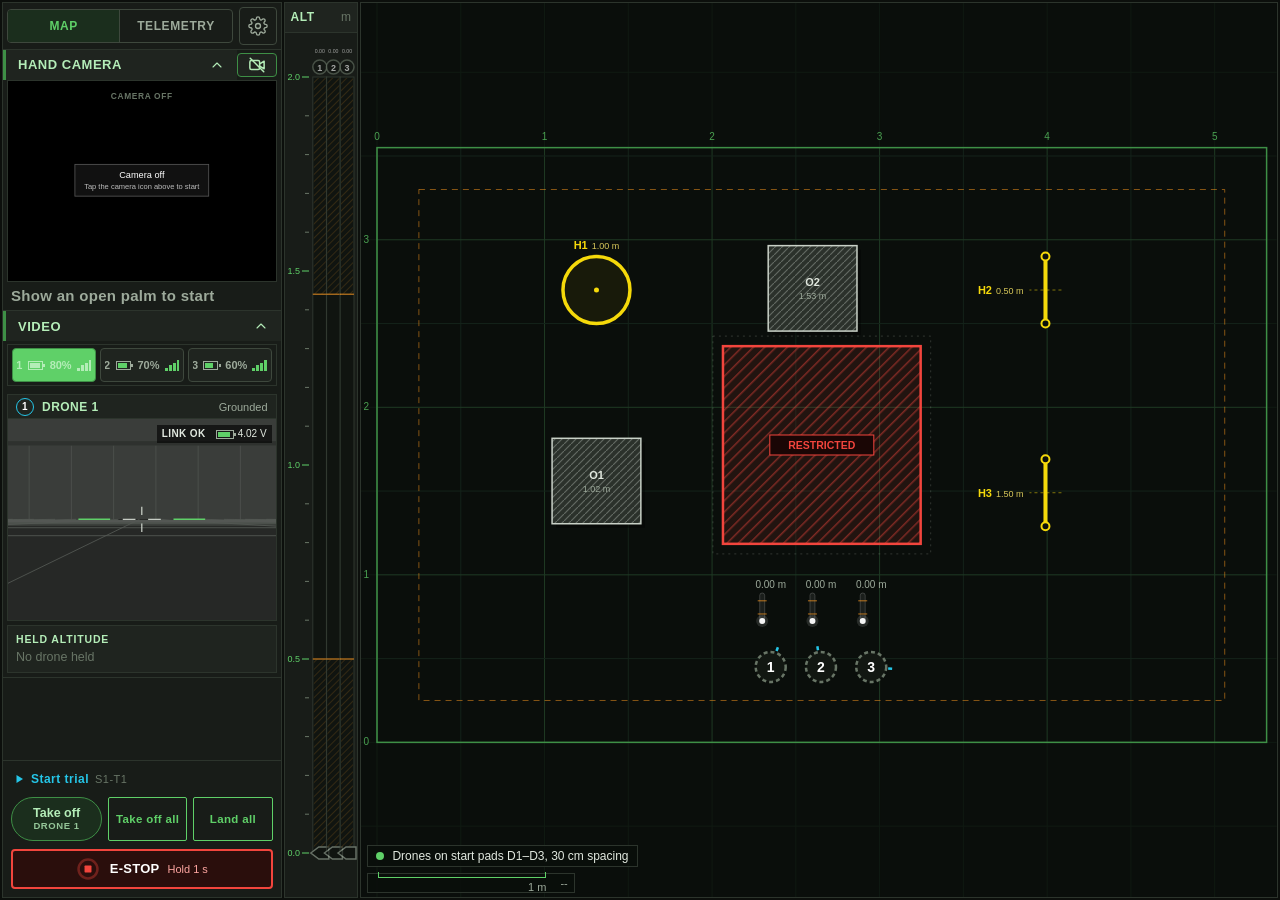
<file: index.html>
<!DOCTYPE html>
<html lang="en">
<head>
<meta charset="utf-8">
<meta name="viewport" content="width=device-width, initial-scale=1, maximum-scale=1, user-scalable=no, viewport-fit=cover">
<meta name="mobile-web-app-capable" content="yes">
<meta name="apple-mobile-web-app-capable" content="yes">
<meta name="apple-mobile-web-app-status-bar-style" content="black-translucent">
<meta name="apple-mobile-web-app-title" content="Thesis UI">
<meta name="theme-color" content="#181C18">
<link rel="manifest" href="manifest.webmanifest">
<link rel="icon" type="image/png" sizes="64x64" href="icons/favicon-64.png">
<link rel="icon" type="image/png" sizes="192x192" href="icons/icon-192.png">
<link rel="apple-touch-icon" href="icons/apple-touch-icon.png">
<title>Thesis UI Mockup</title>
<style>
/* =====================================================================
   TYPE: Helvetica / Arial system stack throughout (no web fonts).
   TOKENS — modeled on the reference C2 screenshot:
   neutral charcoal (no blue tint), neo-grotesk UI text, monospace for
   time/telemetry, green affiliation chip, amber-yellow primary action.
   ===================================================================== */
:root{
  --bg:#0C0F0C; --panel:#181C18; --panel-2:#1F241F; --panel-3:#283028;
  --line:#2C342C; --line-2:#3E483D;
  --tx:#E1E8DF; --tx-2:#9DAA9B; --tx-3:#687566;
  --grn:#5FD068; --grn-2:#3E8F46; --grn-dim:#1B2E1D; --grn-tx:#B4EDB8; /* tactical green */
  --friend:#5FD068; --friend-bg:#16301A;    /* affiliation / online */
  --own:#25C6E8;                            /* own units, commands */
  --sel:#F5D90A;                            /* detection box / selection */
  --task:#4CB957;                           /* primary action (green) */
  --caut:#FF9A1F; --crit:#F2453D;
  --f:"Helvetica Neue",Helvetica,Arial,sans-serif;
  --fm:"Helvetica Neue",Helvetica,Arial,sans-serif;
  --r:4px; --touch:48px;
  --ovl:rgba(10,14,11,.88); --mapbg:#0A0E0B;
}
*{box-sizing:border-box;margin:0;padding:0}
html,body{height:100%;overscroll-behavior:none;background:var(--bg);color:var(--tx);font-family:var(--f);font-size:14px;line-height:1.35;overflow:hidden;-webkit-font-smoothing:antialiased}
button{font:inherit;color:inherit;background:none;border:0;cursor:pointer;touch-action:manipulation}
:focus-visible{outline:2px solid var(--grn);outline-offset:1px}
.m{font-family:var(--fm);font-variant-numeric:tabular-nums;font-feature-settings:"tnum" 1}
.mut{color:var(--tx-2)} .dim{color:var(--tx-3)}
.ico{width:20px;height:20px;stroke:currentColor;fill:none;stroke-width:1.6;stroke-linecap:round;stroke-linejoin:round}
svg text{font-family:"Helvetica Neue",Helvetica,Arial,sans-serif;font-variant-numeric:tabular-nums}

/* =====================================================================
   LAYOUT
   ===================================================================== */
/* ===== Target display: 11" tablet, 2560 x 1600 px (WQXGA, 16:10).
   Designed on a fixed 1280 x 800 CSS-px stage = exactly 2560 x 1600 physical px at devicePixelRatio 2.
   On any other window the stage is scaled uniformly to fit (letterboxed), never re-flowed. */
html,body{background:#000}
/* ---------- light mode: same layout, neon-on-glass: electric blue accent, magenta selection, cyan own units ---------- */
:root.light{--bg:#E6ECF5;--panel:rgba(255,255,255,.82);--panel-2:#F1F5FC;--panel-3:#E2EAF7;--line:#CCD8EA;--line-2:#A9BCD9;--tx:#07132A;--tx-2:#3C4E6B;--tx-3:#7486A3;
  --grn:#0066FF;--grn-2:#4D8DFF;--grn-dim:#E1ECFF;--grn-tx:#0047C2;--friend:#0066FF;--friend-bg:#E1ECFF;--own:#00A6C8;--sel:#E0147C;--task:#0066FF;--caut:#EA7300;--crit:#E5173F;
  --ovl:rgba(255,255,255,.86);--mapbg:#F3F7FD;--neon:0 0 0 1px rgba(0,102,255,.55),0 0 16px rgba(0,102,255,.35);--glass:0 10px 30px -12px rgba(18,52,120,.28),inset 0 1px 0 rgba(255,255,255,.9)}
:root.light,:root.light body,:root.light .stage{background:radial-gradient(1200px 600px at 85% -10%,rgba(0,102,255,.14),transparent 60%),radial-gradient(900px 500px at -10% 110%,rgba(224,20,124,.10),transparent 60%),linear-gradient(180deg,#EEF3FA,#DFE7F3)}
:root.light .card,:root.light .mapcard,:root.light .alt{background:var(--panel);-webkit-backdrop-filter:blur(14px) saturate(1.4);backdrop-filter:blur(14px) saturate(1.4);border:1px solid rgba(0,102,255,.20);box-shadow:var(--glass);border-radius:10px}
:root.light .card,:root.light .alt{border-top:2px solid var(--grn)}
:root.light .mapcard{overflow:hidden;border-top:2px solid var(--grn)}


:root.light .gbtn{border:1.5px solid var(--grn);border-radius:6px;background:linear-gradient(180deg,#FFFFFF,#E6EFFF);color:var(--grn-tx);box-shadow:var(--neon)}
:root.light .gbtn:active{background:var(--grn);color:#fff}
:root.light .gbtn[disabled]{box-shadow:none;background:#F2F5FA;border-color:var(--line-2);color:var(--tx-3)}
:root.light .pair{border-radius:999px}
:root.light .pair.ld{background:linear-gradient(135deg,#0066FF,#6A3DFF);color:#fff;border:0;box-shadow:0 6px 18px -6px rgba(0,102,255,.7)}
:root.light .pair.to{background:linear-gradient(135deg,rgba(0,102,255,.10),rgba(106,61,255,.10));border:1px solid rgba(0,102,255,.45);color:var(--grn-tx)}
:root.light .cbs[aria-checked="true"],:root.light .cb[aria-checked="true"],:root.light .apply{color:#FFFFFF}
:root.light .vtabs button[aria-selected="true"]{background:linear-gradient(135deg,#0066FF,#3D7BFF);color:#fff;box-shadow:0 0 14px rgba(0,102,255,.45)}
:root.light .cbs[aria-checked="true"]{box-shadow:0 0 0 1px var(--grn),0 0 12px rgba(0,102,255,.4)}
:root.light .estop{background:linear-gradient(180deg,#FFF1F3,#FFD9E0);color:#7A0A22;border-color:var(--crit);box-shadow:0 0 0 1px rgba(229,23,63,.35),0 0 18px rgba(229,23,63,.30)} :root.light .estop small{color:#C3102F}
:root.light .estop.fired{background:var(--crit);color:#fff} :root.light .estop.fired small{color:#fff}
:root.light .alertbar{background:#FFECEF;color:#7A0A22;box-shadow:0 0 0 1px rgba(229,23,63,.4),0 0 18px rgba(229,23,63,.25)}
:root.light .sec>button,:root.light .camhead>button:first-child{border-left-color:var(--grn);color:var(--grn-tx);letter-spacing:.08em}
:root.light .camico{background:#fff;border-color:rgba(0,102,255,.45);box-shadow:var(--neon)}
:root.light .camico.on{background:linear-gradient(135deg,#0066FF,#6A3DFF);color:#fff;border-color:transparent}
:root.light .dfeed .fh .num{color:var(--tx)}
:root.light .telpane{background:transparent}
:root.light .tcard{background:var(--panel);border:1px solid rgba(0,102,255,.18);border-radius:10px;overflow:hidden;box-shadow:var(--glass)}
:root.light .tcard h3{background:linear-gradient(90deg,rgba(0,102,255,.12),rgba(224,20,124,.05) 70%,transparent);border-bottom-color:rgba(0,102,255,.2);color:var(--grn-tx)}
:root.light .tlog li.lh{background:#F6F9FE}
:root.light .ds{border-radius:6px}
:root.light .mapbody{background:radial-gradient(900px 520px at 70% 0%,rgba(0,102,255,.07),transparent 65%),radial-gradient(700px 420px at 0% 100%,rgba(224,20,124,.05),transparent 60%),var(--mapbg)}
:root.light .settings{background:rgba(250,252,255,.94);-webkit-backdrop-filter:blur(16px);backdrop-filter:blur(16px)}
.stage{position:fixed;inset:0;overflow:hidden;background:var(--bg)}
.rotate{position:fixed;inset:0;z-index:100;display:grid;place-items:center;padding:24px;background:var(--bg);color:var(--tx);font-size:18px;font-weight:700;text-align:center}
.rotate[hidden]{display:none}
.app{display:grid;height:100%;grid-template-rows:minmax(0,1fr);grid-template-columns:clamp(200px,22vw,310px) clamp(56px,6vw,90px) minmax(0,1fr);grid-template-areas:"side alt main";position:relative}
.top{grid-area:top;display:flex;align-items:center;gap:8px;padding:0 6px;border-bottom:2px solid var(--grn-2);background:var(--panel)}
.top .ttl{font-weight:700;font-size:16px;letter-spacing:.06em;color:var(--grn)}
.top .right{margin-left:auto;display:flex;align-items:center;gap:6px}
.online{font-family:var(--fm);font-size:13px}
.online b{color:var(--friend);font-weight:500;margin-right:8px}
.lk{font-family:var(--fm);font-size:12px;color:var(--tx-2);display:flex;align-items:center;gap:6px}
.lk i{width:7px;height:7px;border-radius:0;background:var(--grn)}
.lk[data-s="warn"]{color:var(--caut)} .lk[data-s="warn"] i{background:var(--caut)}
.tbtn{height:30px;padding:0 10px;border:1px solid var(--line-2);border-radius:var(--r);font-size:12px;color:var(--tx-2)}
.tbtn[aria-expanded="true"]{color:var(--grn);border-color:var(--grn)}

.rail{grid-area:rail;display:flex;flex-direction:column;align-items:center;gap:6px;padding-top:8px;border-right:1px solid var(--line)}
.rail button{width:40px;height:40px;display:grid;place-items:center;color:var(--tx-2);border-radius:var(--r)}
.rail button[aria-expanded="true"]{color:var(--grn);background:var(--grn-dim);box-shadow:inset 3px 0 0 var(--grn)}

/* =====================================================================
   SIDE PANEL (entity + camera)
   ===================================================================== */
.side{grid-area:side;padding:4px 0 4px 4px;display:flex;min-height:0}
.card{flex:1;background:var(--panel);border:1px solid var(--line);display:flex;flex-direction:column;min-height:0}
.hdr{display:flex;align-items:center;height:40px;border-bottom:1px solid var(--line);background:var(--panel-2)}
.hdr>*{height:100%;display:flex;align-items:center}
.hdr .ib{width:40px;justify-content:center;color:var(--tx-2);border-right:1px solid var(--line)}
.hdr .ib:last-child{border-right:0;border-left:1px solid var(--line);margin-left:auto}
.hdr .nm{gap:8px;padding:0 12px;font-size:15px}
.unitTabs{display:flex;border-bottom:1px solid var(--line)}
.unitTabs button{flex:1;height:36px;font-family:var(--fm);font-size:13px;color:var(--tx-2);border-right:1px solid var(--line);display:flex;align-items:center;justify-content:center;gap:6px}
.unitTabs button:last-child{border-right:0}
.unitTabs button[aria-pressed="true"]{color:var(--grn);background:var(--grn-dim);box-shadow:inset 0 -3px 0 var(--grn)}
.unitTabs i{width:8px;height:8px;border-radius:50%;border:1.5px solid var(--own)}
.unitTabs .h i{background:var(--own)}
.scroll{flex:1;overflow:auto;min-height:0;scrollbar-width:thin;scrollbar-color:#3A3A3E transparent}
.ent{padding:10px 12px;border-bottom:1px solid var(--line)}
.ent-row{display:flex;justify-content:space-between;gap:10px;align-items:flex-start}
.crumb{font-size:15px;font-weight:500;line-height:1.3}
.chip{min-width:104px;padding:5px 10px;border:1px solid var(--friend);background:var(--friend-bg);color:var(--friend);font-size:13px;text-align:center;line-height:1.2}
.chip.held{border-color:var(--own);background:#0C2A30;color:var(--own)}
.ent h1{font-size:20px;font-weight:600;margin:8px 0 6px;letter-spacing:-.005em}
.meta{font-size:13px;color:var(--tx-2);line-height:1.5}
.meta b{color:var(--tx);font-weight:600}
.sec{border-bottom:1px solid var(--line)}
.sec>button,.camhead>button:first-child{width:100%;height:34px;display:flex;align-items:center;justify-content:space-between;padding:0 12px;background:var(--panel-2);color:var(--grn-tx);border-left:3px solid var(--grn-2);font-size:13px;font-weight:600;letter-spacing:.04em;text-transform:uppercase}
.sec>button svg,.camhead>button:first-child svg{transition:transform .15s}
.sec.closed>button svg,.sec.closed .camhead>button:first-child svg{transform:rotate(180deg)}
.sec.closed .sbody{display:none}
.sbody{padding:0 12px 12px}
.srcRow{display:flex;align-items:center;gap:8px;height:34px;font-size:13px;font-weight:600;letter-spacing:.02em}
.srcRow .m{font-weight:400;color:var(--tx-2);font-size:12px}
.feed{aspect-ratio:1/1;background:#000;border:1px solid var(--line);position:relative;overflow:hidden}
.feed svg{display:block;width:100%;height:100%}
.feedbar{display:flex;align-items:center;justify-content:space-between;height:32px;font-family:var(--fm);font-size:12px;color:var(--tx-2)}
.feedbar b{color:var(--friend);font-weight:500}
.kv{display:grid;grid-template-columns:1fr 1fr;gap:10px 16px}
.kv>div{display:flex;flex-direction:column;gap:2px;min-width:0}
.kv .k{font-size:13px;color:var(--tx-2)}
.kv .v{font-size:15px;font-weight:500;color:var(--grn-tx)}
.kv .v small{font-size:12px;color:var(--tx-3);font-weight:400;margin-left:3px}
.gsum{display:grid;grid-template-columns:1fr 1fr;gap:10px 16px}
.gsum>div{display:flex;flex-direction:column;gap:2px;min-width:0}
.act{display:flex;gap:8px;padding:10px 12px;border-top:1px solid var(--line)}
.more{width:40px;height:var(--touch);background:var(--panel-3);border-radius:var(--r);display:grid;place-items:center;color:var(--tx-2)}
.primary{flex:1;height:var(--touch);background:var(--task);color:#07120A;border-radius:var(--r);font-weight:600;font-size:16px;display:flex;align-items:center;justify-content:center;gap:8px}
.primary:hover{background:#5CCB67} .primary:active{background:#3E9A48}
.primary[disabled]{background:var(--panel-3);color:var(--tx-3);cursor:not-allowed}

/* =====================================================================
   MAP
   ===================================================================== */
.main{grid-area:main;padding:2px;display:flex;min-width:0;min-height:0}
.mapcard{flex:1;display:flex;flex-direction:column;border:1px solid var(--line);background:var(--panel);min-width:0;min-height:0}
.mtool{display:flex;align-items:center;height:34px;border-bottom:1px solid var(--line);background:var(--panel-2)}
.mtool>*{height:100%;display:flex;align-items:center;padding:0 10px;border-right:1px solid var(--line);white-space:nowrap}
.mtool .tab{font-weight:600;font-size:12.5px;letter-spacing:.05em;text-transform:uppercase;color:var(--tx-2)}
.mtool .tab[aria-selected="true"]{color:var(--grn);box-shadow:inset 0 -3px 0 var(--grn)}
.mtool .coord{min-width:170px;gap:8px;color:var(--tx-2);font-family:var(--fm);font-size:13px}
.mtool .sp{flex:1;border-right:0}
.mtool .dd{border-left:1px solid var(--line);border-right:0;font-size:13px;color:var(--tx-2);gap:8px}
.mapbody{position:relative;flex:1;min-height:0;background:var(--mapbg)}
#mapSvg{position:absolute;inset:0;width:100%;height:100%;touch-action:none;user-select:none}
.ov{position:absolute;background:rgba(24,28,24,.95);border:1px solid var(--line)}
.altcol{grid-area:alt;padding:4px 0 4px 4px;display:flex;min-height:0}
.alt{flex:1;display:flex;flex-direction:column;background:var(--panel);border:1px solid var(--line);min-height:0}
/* Drone camera column */
.feeds{grid-area:feeds;padding:4px 0 4px 4px;display:flex;flex-direction:column;gap:4px;min-height:0}
.dfeed{flex:1 1 0;min-height:0;display:flex;flex-direction:column;background:var(--panel);border:1px solid var(--line);text-align:left;padding:0}
.dfeed.on{border-color:var(--grn);box-shadow:inset 0 0 0 1px var(--grn)}
.dfeed .fh{height:26px;flex:none;display:flex;align-items:center;gap:8px;padding:0 8px;background:var(--panel-2);border-bottom:1px solid var(--line);font-size:12px;font-weight:700;letter-spacing:.04em;color:var(--grn-tx)}
.dfeed .fh .num{width:18px;height:18px;border-radius:50%;border:1.5px solid var(--own);display:grid;place-items:center;font-size:10px;color:#fff}
.dfeed .fh .simtag{font-size:9px;font-weight:600;color:var(--tx-3);border:1px solid var(--line-2);padding:0 3px;letter-spacing:.06em}
.dfeed.held svg{box-shadow:inset 0 0 0 2px var(--own)}
.dfeed{position:relative}
.dfeed.held::after{content:"";position:absolute;left:0;right:0;top:26px;bottom:0;border:2px solid var(--own);pointer-events:none}
.dfeed .fh .st{margin-left:auto;font-weight:500;font-size:11px;color:var(--tx-2);letter-spacing:0}
.dfeed svg{flex:1;min-height:0;width:100%;display:block;background:#262826;overflow:hidden}
.alt .h{color:var(--grn-tx);background:var(--panel-2);height:30px;display:flex;align-items:center;justify-content:space-between;padding:0 10px;font-size:12px;font-weight:600;letter-spacing:.04em;border-bottom:1px solid var(--line)}
#tapeSvg{flex:1;width:100%;min-height:0}
.dimchip{position:absolute;left:10px;top:10px;height:30px;padding:0 10px;display:flex;align-items:center;font-family:var(--fm);font-size:13px}
.hud{position:absolute;right:10px;bottom:10px;display:flex;gap:8px;align-items:stretch}
.hud>div{background:rgba(18,18,19,.94);border:1px solid var(--line);padding:6px 10px;font-family:var(--fm);font-size:12px;display:flex;align-items:center;gap:6px}
.scale{flex-direction:column;align-items:flex-end!important;gap:2px!important;background:none!important;border:0!important;padding:0 4px!important}
.scale i{display:block;width:60px;height:6px;border:1px solid var(--tx-2);border-top:0}
.hint{position:absolute;left:10px;bottom:10px;font-size:12px;color:var(--tx-3)}
.blink{animation:blink 1s steps(2,end) infinite}
@keyframes blink{50%{opacity:.2}}

/* ---------------- Responsive modes (set by layout()) ---------------- */
.top .gear2{display:none}
.app[data-mode="portrait"] .feeds{padding:0 4px 4px 4px}
.app[data-mode="compact"] .dfeed svg{flex:none;height:auto;aspect-ratio:4/3}
.app[data-mode="portrait"] .side{padding:0 0 4px 4px}
.app[data-mode="portrait"] .altcol{padding:4px 4px 4px 0}
.app[data-mode="portrait"] .main{padding:4px}
.app[data-mode="compact"]{height:auto;min-height:100dvh}
html:has(.app[data-mode="compact"]),html:has(.app[data-mode="compact"]) body{overflow:auto;height:auto}
.app[data-mode="compact"] .rail{display:none}
.app[data-mode="compact"] .top .gear2{display:grid;width:40px;height:40px;place-items:center;color:var(--tx-2);margin-left:4px}
.app[data-mode="compact"] .side,.app[data-mode="compact"] .feeds,.app[data-mode="compact"] .altcol,.app[data-mode="compact"] .main{padding:4px}
.app[data-mode="compact"] .scroll{overflow:visible;flex:none}
.app[data-mode="compact"] .feeds{flex-direction:row;height:auto;align-items:flex-start}
.app[data-mode="compact"] .dfeed{flex:1 1 0;min-width:0;overflow:hidden}
.app[data-mode="compact"] .dfeed .fh .simtag,.app[data-mode="compact"] .dfeed .fstat .m{display:none}
.dfeed .fh{overflow:hidden;white-space:nowrap}
.app[data-mode="compact"] .plan{position:sticky;bottom:0;grid-template-columns:1fr;grid-template-rows:auto auto;height:auto;padding:4px 0;gap:4px}
.app[data-mode="compact"] .plan-l,.app[data-mode="compact"] .plan-r{border:0}
.app[data-mode="compact"] .plan .tl{display:none}
.app[data-mode="compact"] .settings{position:fixed;left:0;right:0;width:auto;top:40px;bottom:0}
@media (max-width:1100px){.lk span{font-size:11px}}
@media (max-width:900px){.lk{display:none}}
#secCam .sbody{padding:0 4px 4px}
#secCam .feedbar{padding:0 6px}
/* drone feed status overlay: signal + battery */
.fstat{position:absolute;right:4px;top:30px;display:flex;align-items:center;gap:4px;padding:2px 5px;background:rgba(0,0,0,.62);font-size:10px;color:var(--tx);pointer-events:none}
.fstat .sig{display:flex;align-items:flex-end;gap:1px;height:10px}
.fstat .sig i{width:2.5px;background:#4a524a}.fstat .sig i:nth-child(1){height:3px}.fstat .sig i:nth-child(2){height:5px}.fstat .sig i:nth-child(3){height:7.5px}.fstat .sig i:nth-child(4){height:10px}
.fstat .sig i.on{background:var(--grn)} .fstat .sig.warn i.on{background:var(--caut)} .fstat .sig.crit i.on{background:var(--crit)}
.fstat .bat{position:relative;width:18px;height:9px;border:1.2px solid var(--tx-2);margin-left:4px}
.fstat .bat::after{content:"";position:absolute;right:-3.5px;top:2px;width:2px;height:3px;background:var(--tx-2)}
.fstat .bat i{position:absolute;left:1px;top:1px;bottom:1px;background:var(--grn)}
.fstat .bat.warn i{background:var(--caut)} .fstat .bat.crit i{background:var(--crit)}
.fstat .m.warn{color:var(--caut)} .fstat .m.crit{color:var(--crit)}
/* map corner chip (scale + cursor) */
.mapchip{position:absolute;left:6px;bottom:4px;z-index:2;display:flex;align-items:center;gap:10px;height:20px;padding:0 6px;background:var(--ovl);border:1px solid var(--line);font-size:11px;color:var(--tx-2);pointer-events:none}
.mapchip .scale{display:flex;align-items:center;gap:5px}
.mapchip .scale i{display:block;height:6px;border:1px solid var(--grn);border-top:0}
/* side panel: info beside the CV camera when there is room */
.side.wide .scroll{display:grid;grid-template-columns:minmax(0,1.7fr) minmax(0,1fr);grid-template-areas:"ent ent" "cam alt" "cam trk";align-content:start}
.side.wide .ent{grid-area:ent} .side.wide #secCam{grid-area:cam;border-right:1px solid var(--line)} .side.wide #secAlt{grid-area:alt} .side.wide #secTrk{grid-area:trk}
.side.wide #secAlt .gsum{grid-template-columns:1fr}
.side.wide #secTrk .kv{grid-template-columns:1fr 1fr}
.side.wide #secCam{align-self:start}
/* drone connection indicators (top bar) */
.conn{display:flex;gap:6px;margin-left:6px}
.cn{display:flex;align-items:center;gap:6px;height:26px;padding:0 9px;border:1px solid var(--line-2);background:var(--bg);font-size:12px;font-weight:700;letter-spacing:.03em;white-space:nowrap}
.cn i{width:8px;height:8px;border-radius:50%;background:var(--grn);box-shadow:0 0 6px var(--grn)}
.cn small{font-weight:500;font-size:11px;color:var(--tx-2)}
.cn.weak{border-color:var(--caut)} .cn.weak i{background:var(--caut);box-shadow:0 0 6px var(--caut)} .cn.weak small{color:var(--caut)}
.cn.lost{border-color:var(--crit);background:#2A0B09} .cn.lost i{background:var(--crit);box-shadow:none;animation:blink 1s steps(2,end) infinite} .cn.lost small{color:var(--crit)}
@media (max-width:1100px){.cn small{display:none}}
/* essential gesture status under the CV camera */
.gstat{display:flex;flex-direction:column;gap:2px;padding:8px 6px 4px}
.gstat b{font-size:17px;font-weight:700;letter-spacing:.02em}
.gstat span{font-size:13px;color:var(--tx-2)}
.gstat[data-k="ok"] b{color:var(--own)} .gstat[data-k="warn"] b{color:var(--caut)} .gstat[data-k="lock"] b{color:var(--tx)} .gstat[data-k="idle"] b{color:var(--tx-2)}
/* camera feed picker */
.fpick{display:flex;flex-direction:column;gap:6px;padding:8px 10px;border:1px solid var(--line);background:var(--panel-2);border-radius:var(--r);font-size:13px}
.fp-row{display:grid;grid-template-columns:repeat(3,1fr);gap:6px}
.fp-row:last-child{grid-template-columns:1fr 1fr}
.cb{height:44px;display:flex;align-items:center;justify-content:center;gap:8px;border:1px solid var(--line-2);background:var(--panel);border-radius:var(--r);font-weight:700;font-size:13px;color:var(--tx-2)}
.cb::before{content:"";width:16px;height:16px;border:1.5px solid var(--tx-3);border-radius:2px;box-sizing:border-box}
.cb[aria-checked="true"]{color:var(--grn-tx);border-color:var(--grn-2)}
.cb[aria-checked="true"]::before{background:var(--grn) url("data:image/svg+xml,%3Csvg xmlns='http://www.w3.org/2000/svg' viewBox='0 0 16 16'%3E%3Cpath d='M3.5 8.5l3 3 6-7' fill='none' stroke='%230C0F0C' stroke-width='2.2'/%3E%3C/svg%3E") center/100% no-repeat;border-color:var(--grn)}
.fp-all{height:36px;border:1px solid var(--line-2);background:var(--panel);border-radius:var(--r);font-size:12px;color:var(--tx-2)}
.fp-all:active{border-color:var(--grn)}
.dfeed.off{display:none}
.feeds.few .dfeed{flex:none} .feeds.few .dfeed svg{flex:none;height:auto;aspect-ratio:4/3}
.dispinfo{font-size:12px;color:var(--tx-2);line-height:1.5;padding:6px 10px;border:1px solid var(--line);background:var(--panel-2);border-radius:var(--r)}
/* left-handed mirror */
.app.lefty .plan{direction:rtl} .app.lefty .plan>*{direction:ltr}
.app.lefty .plan-l .estop{margin-left:0;margin-right:6px}
.app.lefty .settings{left:auto;right:0;border-right:0;border-left:1px solid var(--grn-2)}
.app.lefty .rail{border-right:0;border-left:1px solid var(--line)}
.app.lefty .rail button[aria-expanded="true"]{box-shadow:inset -3px 0 0 var(--grn)}
.app.lefty .side{padding:4px 4px 4px 0}
.app.lefty .altcol{padding:4px 4px 4px 0}
.app.lefty .feeds{padding:4px 0 4px 4px}
/* E-stop in the top bar */
.gbar .estop strong{font-size:13px}
.gbar .estop small{font-size:10.5px}
.gbar .estop svg{width:34px;height:34px;flex:none}
/* feed selector is single-choice (radio): selected = filled, no checkbox */
.cbs::before,.cb::before{display:none}
.cbs{min-width:52px}
.cbs[aria-checked="true"],.cb[aria-checked="true"]{background:var(--grn);color:#07120A;border-color:var(--grn)}
.cbs[aria-checked="true"]::before,.cb[aria-checked="true"]::before{display:none}
/* drone on/off status dot on selector buttons */
.sd{width:9px;height:9px;border-radius:50%;background:var(--grn);box-shadow:0 0 0 2px rgba(0,0,0,.35);flex:none}
.sd.weak{background:var(--caut)}
.sd.lost{background:var(--crit);animation:blink 1s steps(2,end) infinite}
.cbs,.cb{gap:7px}
/* Settings drawer */
.settings{position:absolute;left:0;top:0;bottom:0;width:min(320px,92vw);z-index:20;background:var(--panel);border-right:1px solid var(--grn-2);display:flex;flex-direction:column;box-shadow:8px 0 24px rgba(0,0,0,.45)}
.settings[hidden]{display:none}
.set-h{height:40px;flex:none;display:flex;align-items:center;justify-content:space-between;padding:0 4px 0 14px;background:var(--panel-2);border-bottom:1px solid var(--line);font-weight:700;color:var(--grn)}
.set-h button{width:40px;height:40px;display:grid;place-items:center;color:var(--tx-2)}
.set-b{flex:1;overflow:auto;padding:4px 12px 12px;display:flex;flex-direction:column;gap:6px}
.set-b>*{flex:none}
.set-g{margin-top:10px;font-size:11px;font-weight:700;letter-spacing:.08em;text-transform:uppercase;color:var(--grn-tx)}
.stp{display:grid;grid-template-columns:1fr 44px 64px 44px;align-items:center;gap:4px;font-size:13px}
.stp button{height:44px;border:1px solid var(--line-2);background:var(--panel-2);font-size:18px;border-radius:var(--r)}
.stp button:active{border-color:var(--grn)}
.stp b{text-align:center;font-weight:500;color:var(--grn-tx);font-size:14px}
.sw-row{height:44px;display:flex;align-items:center;justify-content:space-between;padding:0 10px;border:1px solid var(--line);background:var(--panel-2);border-radius:var(--r);font-size:13px;text-align:left}
.sw-row::after{content:"";width:34px;height:18px;border-radius:9px;background:var(--panel-3);box-shadow:inset 0 0 0 1px var(--line-2),inset 18px 0 0 -2px var(--tx-3)}
.sw-row[aria-pressed="true"]::after{background:var(--grn-2);box-shadow:inset -16px 0 0 -2px var(--grn-tx)}
.sw-row.reset{justify-content:center;color:var(--tx-2)} .sw-row.reset::after{display:none}
.settings .seg{display:grid;grid-template-columns:1fr 1fr;gap:4px}
.settings .seg button{height:40px;border:1px solid var(--line);background:var(--panel-2);border-radius:var(--r);font-size:12px;color:var(--tx-2)}
.settings .seg button[aria-pressed="true"]{color:var(--grn);border-color:var(--grn)}
.app.nofeeds .feeds{display:none}
#fheadSlot .fhead{margin:4px 0 6px}
#sideFeed .dfeed{flex:none;border-color:var(--line)}
/* CV camera and drone camera are equal squares */
#camVideo{position:absolute;inset:0;width:100%;height:100%;object-fit:cover}
#camVideo.mirror{transform:scaleX(-1)}
.camsw{position:absolute;left:6px;bottom:6px;z-index:2;display:flex;align-items:center;gap:6px;height:32px;padding:0 10px;background:rgba(11,16,12,.85);border:1px solid var(--line-2);border-radius:var(--r);color:var(--tx-2);font-size:12px;font-weight:700;white-space:nowrap}
.camhead{display:flex;align-items:stretch}
.camhead>button:first-child{flex:1;min-width:0;white-space:nowrap;overflow:hidden;text-overflow:ellipsis}
.camico{flex:none;width:40px;display:grid;place-items:center;border:1px solid var(--grn-2);border-radius:var(--r);margin:3px 4px 3px 0;color:var(--grn-tx);background:var(--panel-2)}
.camico .slash{display:inline}
.camico.on{background:var(--grn);border-color:var(--grn);color:var(--bg)}
.camico.on .slash{display:none}
#camSvg{position:absolute;inset:0;width:100%;height:100%}
.cambtn{white-space:nowrap;position:absolute;right:6px;bottom:6px;z-index:2;display:flex;align-items:center;gap:6px;height:32px;padding:0 10px;background:rgba(11,16,12,.85);border:1px solid var(--grn-2);border-radius:var(--r);color:var(--grn-tx);font-size:12px;font-weight:700}
.cambtn.on{border-color:var(--line-2);color:var(--tx-2)}
.camnote{position:absolute;left:6px;right:6px;top:6px;z-index:2;padding:4px 6px;background:rgba(0,0,0,.72);font-size:10.5px;line-height:1.35;color:var(--caut)}
#sideFeed .dfeed{flex:none}
#sideFeed .dfeed svg{flex:none;height:auto;aspect-ratio:1/1}
.side .gstat{padding:4px 4px 2px;gap:0}
.side #secCam .camhead>button:first-child{height:30px}
.side #secCam .sbody{padding:0 4px 2px}
.side .gstat b{font-size:15px}
.side .gstat span{font-size:12px}
#fheadSlot .fhead{height:34px;margin:3px 0 4px}
#fheadSlot .cbs{height:34px;flex:1;min-width:0;padding:0 4px}
#fheadSlot .fhead{height:42px;padding:0 4px}
/* each video button carries that drone's battery and radio signal */
.cbs .ds{height:auto;border:0;background:none;padding:0;gap:4px;display:flex;align-items:center;justify-content:center;min-width:0;overflow:hidden}
.cbs .ds>*{flex:none} .cbs .ds .bt{margin-left:2px;margin-right:4px}
.cbs[aria-checked="true"] .ds .bt{border-color:currentColor} .cbs[aria-checked="true"] .ds .bt::after{background:currentColor}
.cbs[aria-checked="true"] .ds .v{color:inherit}
.cbs[aria-checked="true"] .ds .sg i:not(.on){background:rgba(0,0,0,.25)}
.cbs[aria-checked="true"] .ds .sg i.on,.cbs[aria-checked="true"] .ds .bt i{background:currentColor}
#sideFeed .dfeed .fh{height:24px}
/* feed checkbox bar */
.fhead{flex:none;display:flex;align-items:center;gap:4px;height:40px;padding:0 4px 0 8px;background:var(--panel);border:1px solid var(--line)}
.fhead .fl{font-size:11px;font-weight:700;letter-spacing:.08em;color:var(--grn-tx);margin-right:auto}
.cbs{height:32px;min-width:44px;padding:0 8px;display:flex;align-items:center;justify-content:center;gap:6px;border:1px solid var(--line-2);background:var(--panel-2);border-radius:var(--r);font-weight:700;font-size:13px;color:var(--tx-2)}
.cbs::before{content:"";width:14px;height:14px;border:1.5px solid var(--tx-3);border-radius:2px;box-sizing:border-box}
.cbs[aria-checked="true"]{color:var(--grn-tx);border-color:var(--grn-2)}
.cbs[aria-checked="true"]::before{background:var(--grn) url("data:image/svg+xml,%3Csvg xmlns='http://www.w3.org/2000/svg' viewBox='0 0 16 16'%3E%3Cpath d='M3.5 8.5l3 3 6-7' fill='none' stroke='%230C0F0C' stroke-width='2.2'/%3E%3C/svg%3E") center/100% no-repeat;border-color:var(--grn)}
/* all feeds off: column collapses to a slim strip that keeps the checkboxes */
/* video feed section under the hand camera, and the per-drone take off / land pair */
#secVid .sbody{padding:0 4px 4px;display:flex;flex-direction:column;gap:4px}
.side #secVid>button{height:30px}
.side .feed{aspect-ratio:4/3}
#sideFeed .dfeed svg{aspect-ratio:4/3!important}
.heldalt{border:1px solid var(--line);background:var(--panel-2);padding:5px 8px;display:flex;flex-wrap:wrap;gap:2px 12px;font-size:12px}
.heldalt .t{width:100%;font-size:10.5px;font-weight:700;letter-spacing:.08em;color:var(--grn-tx)}
.heldalt b{color:var(--own);font-weight:600;margin-left:4px} .heldalt .none{color:var(--tx-3)}
.side .act{padding:6px}
.pair{flex:1;height:52px;border-radius:var(--r);display:flex;flex-direction:column;align-items:center;justify-content:center;gap:0;font-weight:700;font-size:14px;line-height:1.15}
.pair small{font-size:11px;font-weight:600;letter-spacing:.04em;opacity:.8}
.pair.to{border:1px solid var(--grn-2);background:var(--grn-dim);color:var(--grn-tx)}
.pair.to:active{border-color:var(--grn)}
.pair.ld{background:var(--task);color:#07120A}
.pair.ld:active{background:#3E9A48}
.pair[disabled]{background:var(--panel-3);border-color:var(--line);color:var(--tx-3);cursor:not-allowed}
/* telemetry / logs tab */
.telpane{flex:1;min-height:0;overflow:auto;padding:8px;display:flex;flex-direction:column;gap:8px;background:#0A0E0B}
.telpane[hidden],.mapbody[hidden]{display:none}
.telpane>.tcard:not(.tlog),.telpane>.tel-row{flex:none}
.tlog{min-height:320px}
.tel-row{display:grid;grid-template-columns:1fr 1fr;gap:8px}
.tcard{background:var(--panel);border:1px solid var(--line);display:flex;flex-direction:column;min-height:0}
.tcard h3{height:28px;flex:none;display:flex;align-items:center;justify-content:space-between;padding:0 10px;background:var(--panel-2);border-bottom:1px solid var(--line);font-size:12px;font-weight:700;letter-spacing:.06em;text-transform:uppercase;color:var(--grn-tx)}
.tcard h3 .gbtn{border-width:1px}
.tcard h3 span{font-weight:500;letter-spacing:0;text-transform:none;color:var(--tx-3)}
.tscroll{overflow-x:auto}
.ttab{width:100%;border-collapse:collapse;font-size:12.5px;font-variant-numeric:tabular-nums}
.ttab th{text-align:right;font-weight:600;color:var(--tx-3);font-size:11px;padding:6px 8px;border-bottom:1px solid var(--line);white-space:nowrap}
.ttab td{text-align:right;padding:6px 8px;border-bottom:1px solid var(--line);white-space:nowrap}
.ttab tr:last-child td{border-bottom:0}
.ttab thead tr:first-child th:nth-child(-n+2),.ttab td:nth-child(-n+2){text-align:left}
.ttab .grp{text-align:center;color:var(--grn-tx);border-bottom:1px solid var(--line-2)}
.ttab .warn{color:var(--caut)} .ttab .crit{color:var(--crit)} .ttab .ok{color:var(--grn)} .ttab .own{color:var(--own)} .ttab .caut{color:var(--caut)} .ttab .dim{color:var(--tx-3)}
.kvs{display:grid;grid-template-columns:auto 1fr;gap:6px 14px;padding:8px 10px;margin:0;font-size:12.5px}
.kvs dt{color:var(--tx-2)} .kvs dd{margin:0;text-align:right;font-variant-numeric:tabular-nums}
.kvs dd.warn{color:var(--caut)} .kvs dd.crit{color:var(--crit)} .kvs dd.ok{color:var(--grn)}
.tlog{flex:1;min-height:180px}
.tlog ol{list-style:none;margin:0;padding:0 10px;overflow:auto;flex:1;min-height:0}
.tlog li{display:grid;grid-template-columns:84px 64px 10px 1fr;gap:10px;align-items:center;padding:5px 0;border-bottom:1px solid var(--line);font-size:12.5px}
.tlog li.lh{position:sticky;top:0;background:var(--panel);font-size:11px;font-weight:700;letter-spacing:.06em;text-transform:uppercase;color:var(--tx-3)}
.tlog .t{color:var(--tx-2);font-size:12px;font-variant-numeric:tabular-nums}
.tlog li.ldiv{display:flex;align-items:center;gap:10px;padding:8px 0 4px;border-bottom:0;font-size:11px;font-weight:800;letter-spacing:.08em;text-transform:uppercase;color:var(--grn-tx)}
.tlog li.ldiv::before,.tlog li.ldiv::after{content:"";flex:1;height:0;border-top:1px dashed var(--grn-2)}
.tlog li.ldiv::before{flex:0 0 12px}
.logtools{display:flex;align-items:center;gap:12px}
.logsel{display:flex;align-items:center;gap:6px;font-size:11px;font-weight:700;letter-spacing:.06em;text-transform:uppercase;color:var(--tx-3)}
.logsel select{height:24px;padding:0 6px;background:var(--panel);color:var(--tx);border:1px solid var(--line-2);border-radius:var(--r);font:inherit;font-size:12px;text-transform:none;letter-spacing:0}
.trsum{grid-template-columns:repeat(4,auto 1fr);border-bottom:1px solid var(--line);background:var(--panel-2)}
.trsum dd{white-space:nowrap}
.trsum[hidden]{display:none}
@media (max-width:900px){.trsum{grid-template-columns:auto 1fr auto 1fr}}
/* top bar: per-drone telemetry and the trial clock */
.dstat{display:flex;gap:4px}
.ds{display:flex;align-items:center;gap:6px;height:30px;padding:0 8px;border:1px solid var(--line-2);background:var(--bg);font-size:12px;white-space:nowrap}
.ds b{font-weight:700;letter-spacing:.03em}
.ds .v{color:var(--tx-2)} .ds .v.warn{color:var(--caut)}
.ds em{font-style:normal;color:var(--tx-2)} .ds em.caut{color:var(--caut)} .ds em.crit{color:var(--crit)} .ds em.own{color:var(--own)} .ds em.ok{color:var(--grn)}
.trial{display:flex;align-items:center;gap:8px;height:30px;padding:0 8px;border:1px solid var(--line-2);font-size:12px;white-space:nowrap;color:var(--tx-2)}
.trial b{color:var(--tx);font-weight:700;letter-spacing:.03em}
.trial.run{border-color:var(--grn-2)} .trial.run b{color:var(--grn)}
.trial.fail{border-color:var(--crit)} .trial.fail b{color:var(--crit)}
.fstat .lnk{font-weight:700;letter-spacing:.04em;margin-right:2px} .fstat .lnk.warn{color:var(--caut)} .fstat .lnk.crit{color:var(--crit)}
.alertbar{position:absolute;left:50%;top:10px;transform:translateX(-50%);z-index:3;display:flex;align-items:center;gap:12px;max-width:92%;padding:8px 8px 8px 12px;background:#2A0B09;border:1px solid var(--crit);color:#fff;font-size:13px;box-shadow:0 4px 16px rgba(0,0,0,.5)}
.alertbar[hidden]{display:none}
.alertbar button{flex:none;height:30px;padding:0 10px;border:1px solid var(--line-2);border-radius:var(--r);color:var(--tx)}
/* simplified shell: one top bar, side panel with cameras + altitude, map fills the rest */
.vtabs{display:flex;height:34px;border:1px solid var(--line-2);border-radius:var(--r);overflow:hidden;flex:none}
.vtabs button{padding:0 12px;font-size:12px;font-weight:700;letter-spacing:.05em;text-transform:uppercase;color:var(--tx-2)}
.vtabs button+button{border-left:1px solid var(--line-2)}
.vtabs button[aria-selected="true"]{background:var(--grn-dim);color:var(--grn)}
.tbtn2{height:38px;padding:0 12px;border:1px solid var(--grn-2);background:var(--grn-dim);color:var(--grn-tx);border-radius:var(--r);font-weight:700;font-size:13px;white-space:nowrap}
.tbtn2:active{border-color:var(--grn)}
.gear{width:38px;height:38px;display:grid;place-items:center;color:var(--tx-2);border:1px solid var(--line-2);border-radius:var(--r)}
.gear[aria-expanded="true"]{color:var(--grn);border-color:var(--grn)}
.side{padding:2px 0 2px 2px}
.side .card{overflow:hidden}
.side .scroll{flex:1;min-height:0;overflow-y:auto;overflow-x:hidden}
.side .act{padding:4px;border-top:1px solid var(--line)}
.side .pair{height:42px;font-size:13px}
.altcol{padding:2px 0 2px 2px}
.app.lefty .altcol{padding:2px 2px 2px 0}
.alt .h{height:30px;padding:0 6px}
.ticker{position:absolute;left:6px;bottom:30px;z-index:2;max-width:44%;height:22px;display:flex;align-items:center;gap:8px;padding:0 8px;background:var(--ovl);border:1px solid var(--line);font-size:12px;text-align:left;color:var(--tx)}
.ticker .ln{min-width:0;white-space:nowrap;overflow:hidden;text-overflow:ellipsis}
.sync{position:absolute;inset:0;z-index:30;background:rgba(0,0,0,.6);display:grid;place-items:center}
.sync[hidden]{display:none}
.sync .dlg{width:min(640px,94vw);max-height:92%;background:var(--panel);border:1px solid var(--grn-2);display:flex;flex-direction:column;box-shadow:0 12px 40px rgba(0,0,0,.6)}
.sync .dh{height:40px;flex:none;display:flex;align-items:center;padding:0 14px;background:var(--panel-2);border-bottom:1px solid var(--line);font-weight:700;color:var(--grn)}
.sync .db{padding:10px 14px;overflow:auto;display:flex;flex-direction:column;gap:10px;font-size:13px}
.sync .db p{color:var(--tx-2);line-height:1.45}
.sync .df{display:flex;justify-content:flex-end;gap:8px;padding:10px 14px;border-top:1px solid var(--line)}
.sync .apply{height:38px;padding:0 16px;background:var(--task);color:#07120A;border-radius:var(--r);font-weight:700}
.sync .apply[disabled]{background:var(--panel-3);color:var(--tx-3)}
.vid{grid-area:vid;padding:2px 2px 2px 0;display:flex;min-height:0}
.app.lefty .vid{padding:2px 0 2px 2px}
.vid .card{overflow:hidden}
.vid .vhead{height:30px;flex:none;display:flex;align-items:center;padding:0 10px;background:var(--panel-2);color:var(--grn-tx);border-left:3px solid var(--grn-2);border-bottom:1px solid var(--line);font-size:13px;font-weight:600;letter-spacing:.04em;text-transform:uppercase}
.vid .vbody{flex:1;min-height:0;overflow:auto;padding:4px;display:flex;flex-direction:column;gap:4px}
.vid #sideFeed .dfeed svg{aspect-ratio:4/3!important}
.vid .act{padding:4px;border-top:1px solid var(--line)}
.vid .pair{height:42px;font-size:13px}
.heldalt{border:1px solid var(--line);background:var(--panel-2);padding:6px 8px;display:flex;flex-direction:column;gap:3px;font-size:12.5px}
.heldalt .t{font-size:10.5px;font-weight:700;letter-spacing:.08em;color:var(--grn-tx)}
.heldalt div{display:flex;justify-content:space-between} .heldalt b{color:var(--own);font-weight:600} .heldalt .none{color:var(--tx-3)}
/* top bar: battery and signal per drone */
.ds .bt{position:relative;width:18px;height:9px;border:1.2px solid var(--tx-2);margin-right:3px}
.ds .bt::after{content:"";position:absolute;right:-3.5px;top:2px;width:2px;height:3px;background:var(--tx-2)}
.ds .bt i{position:absolute;left:1px;top:1px;bottom:1px;background:var(--grn)}
.ds .bt.warn i{background:var(--caut)} .ds .bt.crit i{background:var(--crit)}
.ds .sg{display:flex;align-items:flex-end;gap:1px;height:11px;margin-left:4px}
.ds .sg i{width:3px;background:#3a423a}.ds .sg i:nth-child(1){height:3px}.ds .sg i:nth-child(2){height:5.5px}.ds .sg i:nth-child(3){height:8px}.ds .sg i:nth-child(4){height:11px}
.ds .sg i.on{background:var(--grn)} .ds .sg.warn i.on{background:var(--caut)} .ds .sg.crit i.on{background:var(--crit)}
.ds .v{min-width:30px;text-align:right}
/* left sidebar: view tabs, settings, drone status, hand camera, video, one-drone commands */
.side{padding:2px 0 2px 2px}
.app.lefty .side{padding:2px 2px 2px 0}
.shead{display:flex;align-items:center;gap:6px;padding:4px;border-bottom:1px solid var(--line);flex:none}
.shead .vtabs{flex:1} .shead .vtabs button{flex:1}
.side .dstat{display:flex;gap:4px;padding:4px;border-bottom:1px solid var(--line);flex:none}
.side .ds{flex:1;min-width:0;justify-content:center;gap:3px;padding:0 3px;height:28px;font-size:11px}
.side .ds .v{min-width:24px} .side .ds .bt{width:15px;margin-right:2px} .side .ds .sg{margin-left:2px}
/* chips share the panel width; on a narrow panel the percentage hides and the battery bar remains */
.side .card{container-type:inline-size}
.side .ds{flex:1;min-width:0;gap:3px;padding:0 4px;justify-content:center;overflow:hidden}
@container (max-width:250px){.side .ds .v{display:none}}
@container (max-width:220px){.vtabs button{font-size:11px;letter-spacing:.02em;padding:0 4px}}
#secVid .sbody{padding:0 4px 4px;display:flex;flex-direction:column;gap:4px}
.side #secVid>button{height:30px}
#sideFeed .dfeed svg{aspect-ratio:4/3!important}
.side .act{margin-top:auto}
.pair{flex:1;height:46px;border-radius:999px;display:flex;flex-direction:column;align-items:center;justify-content:center;line-height:1.1}
.pair span{font-size:13px;font-weight:700} .pair small{font-size:10.5px;font-weight:700;letter-spacing:.06em}
/* all-drone controls: bottom right of the map, square and outlined, apart from the one-drone pills */
/* panel footer: a quiet Start trial link, one row for the selected drone, one for all drones, then E-STOP */
.foot{flex:none;display:flex;flex-direction:column;gap:6px;padding:6px 8px 8px;border-top:1px solid var(--line)}
.trl{display:flex}
.trbtn{display:flex;align-items:center;gap:6px;height:24px;padding:0 2px;color:var(--own);font-size:12px;font-weight:700;letter-spacing:.04em}
.trbtn small{font-size:11px;font-weight:500;color:var(--tx-3)}
.trbtn.wait{color:var(--tx-3)}
.trbtn[hidden],.trrun[hidden]{display:none}
.trrun{display:flex;align-items:center;gap:6px;height:24px;padding:0 2px}
.trlab{font-size:12px;font-weight:700;letter-spacing:.04em;color:var(--own)}
.trdot{width:8px;height:8px;border-radius:50%;background:var(--own);box-shadow:0 0 6px var(--own);animation:trp 1.6s ease-in-out infinite}
@keyframes trp{50%{opacity:.35}}
@media (prefers-reduced-motion:reduce){.trdot{animation:none}}
.crow{display:grid;grid-template-columns:1.15fr 1fr 1fr;gap:6px;align-items:stretch}
.crow .pair{height:44px}
.crow .pair[hidden]{display:none}
.crow .pair span{font-size:12.5px} .crow .pair small{font-size:9.5px}
.crow .gbtn{height:44px;padding:0 4px;font-size:11.5px;line-height:1.1;letter-spacing:.03em;text-transform:none;white-space:normal;border-width:1.5px;border-radius:2px}
.foot .estop{width:100%;height:40px;flex-direction:row;justify-content:center;gap:10px;padding:0 8px;margin-top:2px}
.foot .estop svg{width:24px;height:24px}
.foot .estop span{display:flex;align-items:baseline;gap:8px}
.foot .estop strong{font-size:13px}
.foot .estop small{font-size:11px}
@media (max-height:520px){.foot{gap:4px;padding:4px 6px 6px}.crow .pair,.crow .gbtn{height:36px}.foot .estop{height:34px}}
.gbtn{height:46px;padding:0 16px;border:2px solid var(--grn);background:transparent;color:var(--grn);border-radius:3px;font-weight:800;font-size:13px;letter-spacing:.07em;text-transform:uppercase;white-space:nowrap}
.gbtn:active{background:var(--grn-dim)}
.gbtn[disabled]{border-color:var(--line-2);color:var(--tx-3)}
.settings .note{font-size:11.5px;color:var(--tx-3);line-height:1.4}
/* Sim controls (mockup only) */
.sim{position:absolute;top:6px;right:158px;z-index:9;width:230px;background:var(--panel);border:1px solid var(--line-2);display:none;padding:8px;gap:6px;flex-direction:column}
.sim.open{display:flex}
.sim .lbl{font-size:11px;color:var(--tx-3);letter-spacing:.06em;text-transform:uppercase}
.sim .seg{display:grid;grid-template-columns:1fr 1fr;gap:4px}
.sim button{min-height:30px;padding:4px 8px;background:var(--panel-2);border:1px solid var(--line);border-radius:var(--r);font-size:12px;color:var(--tx-2);text-align:left}
.sim button[aria-pressed="true"]{color:var(--grn);border-color:var(--grn)}

/* =====================================================================
   PLAN / TIMELINE STRIP
   ===================================================================== */
.plan{grid-area:plan;border-top:2px solid var(--grn-2);display:grid;grid-template-rows:1fr;grid-template-columns:auto minmax(0,1fr);background:var(--bg);position:relative;z-index:5}
.plan-h{grid-column:1/4;display:flex;align-items:center;justify-content:space-between;padding:0 10px;font-weight:600;font-size:14px;border-bottom:1px solid var(--line)}
.plan-l{display:flex;align-items:center;gap:8px;padding:0 10px;border-right:1px solid var(--line)}
.sbtn{flex:1;height:48px;border:1px solid var(--grn-2);background:var(--grn-dim);color:var(--grn-tx);border-radius:var(--r);display:flex;flex-direction:column;align-items:center;justify-content:center;gap:1px;font-weight:600;font-size:14px}
.sbtn small{font-family:var(--fm);font-size:11px;color:var(--tx-3);font-weight:400}
.sbtn:hover{background:#22402A} .sbtn:active{border-color:var(--grn);background:#2A4F32}
.tl{position:relative;min-width:0}
#tlSvg{position:absolute;inset:0;width:100%;height:100%}
.tl-evt{position:absolute;left:10px;right:10px;bottom:2px;height:24px;display:flex;align-items:center;gap:10px;font-size:13px;text-align:left;background:none}
.tl-evt .ln{flex:1;min-width:0;white-space:nowrap;overflow:hidden;text-overflow:ellipsis}
.tl-evt .t{font-family:var(--fm);font-size:12px;color:var(--grn);margin-right:8px}
.plan-r{display:flex;align-items:center;padding:0 10px;border-left:1px solid var(--line)}
.plan-l .sbtn{flex:none;width:150px}
.estop{width:100%;height:52px;border-radius:var(--r);background:#2A0E0C;border:2px solid var(--crit);display:flex;align-items:center;gap:10px;padding:0 10px;color:#fff;user-select:none;touch-action:none;text-align:left}
.estop:hover{background:#3A1310} .estop:active{background:var(--crit)}
.estop strong{display:block;font-size:15px;font-weight:700;letter-spacing:.02em}
.estop small{white-space:nowrap;font-family:var(--fm);font-size:11px;color:#FCA5A0}
.estop.fired{background:var(--crit)}
.estop.fired small{color:#fff}
.rbg{stroke:rgba(242,69,61,.35)} .rfg{stroke:var(--crit);transition:stroke-dashoffset 60ms linear}
.estop:active .rfg,.estop.fired .rfg{stroke:#fff}
.logpop{position:absolute;left:0;right:0;bottom:calc(100% + 2px);height:0;overflow:hidden;background:var(--panel);border-top:1px solid var(--line-2);z-index:8;transition:height .18s}
.log-open .logpop{height:220px}
.logpop ol{list-style:none;height:100%;overflow:auto;padding:4px 12px}
.logpop li{display:grid;grid-template-columns:110px 12px 1fr;gap:10px;align-items:center;padding:5px 0;border-bottom:1px solid var(--line);font-size:13px}
.logpop .t{font-family:var(--fm);font-size:12px;color:var(--tx-2)}
.dot{width:8px;height:8px;border-radius:50%;background:var(--tx-3)}
.dot[data-k="ok"]{background:var(--friend)} .dot[data-k="warn"]{background:var(--caut)} .dot[data-k="crit"]{background:var(--crit)}
@media (prefers-reduced-motion:reduce){*{animation:none!important;transition:none!important}}
</style>
</head>
<body>
<div class="rotate" id="rotate" hidden aria-hidden="true">Turn the tablet to landscape.<br><span style="font-weight:400;font-size:14px">The interface runs in a fixed landscape layout (§1.7.3.5).</span></div>
<div class="stage" id="stage">
<div class="app" id="app">



<!-- =============================== SIDE PANEL =============================== -->
<aside class="side" id="side">
  <section class="card" aria-label="Controls, hand camera and video">
    <div class="shead">
      <div class="vtabs" role="tablist" aria-label="Main view">
    <button role="tab" id="tabMap" aria-selected="true" aria-controls="mapbody">Map</button>
    <button role="tab" id="tabTel" aria-selected="false" aria-controls="telPane">Telemetry</button>
  </div>
      <button class="gear" id="setBtn" aria-expanded="false" aria-controls="settings" aria-label="Settings"><svg class="ico" viewBox="0 0 24 24"><circle cx="12" cy="12" r="3"/><path d="M19.4 15a1.7 1.7 0 0 0 .3 1.8l.1.1a2 2 0 1 1-2.8 2.8l-.1-.1a1.7 1.7 0 0 0-1.8-.3 1.7 1.7 0 0 0-1 1.5V21a2 2 0 1 1-4 0v-.1a1.7 1.7 0 0 0-1.1-1.5 1.7 1.7 0 0 0-1.8.3l-.1.1a2 2 0 1 1-2.8-2.8l.1-.1a1.7 1.7 0 0 0 .3-1.8 1.7 1.7 0 0 0-1.5-1H3a2 2 0 1 1 0-4h.1a1.7 1.7 0 0 0 1.5-1.1 1.7 1.7 0 0 0-.3-1.8l-.1-.1a2 2 0 1 1 2.8-2.8l.1.1a1.7 1.7 0 0 0 1.8.3H9a1.7 1.7 0 0 0 1-1.5V3a2 2 0 1 1 4 0v.1a1.7 1.7 0 0 0 1 1.5 1.7 1.7 0 0 0 1.8-.3l.1-.1a2 2 0 1 1 2.8 2.8l-.1.1a1.7 1.7 0 0 0-.3 1.8V9a1.7 1.7 0 0 0 1.5 1H21a2 2 0 1 1 0 4h-.1a1.7 1.7 0 0 0-1.5 1Z"/></svg></button>
    </div>
    <div class="scroll">
      <div class="sec" id="secCam">
        <div class="camhead"><button aria-expanded="true">Hand camera<svg class="ico" viewBox="0 0 24 24" style="width:16px;height:16px"><path d="m6 15 6-6 6 6"/></svg></button>
          <button class="camico" id="camBtn" aria-label="Turn the hand camera on" aria-pressed="false" title="Camera on/off"><svg viewBox="0 0 24 24" width="18" height="18" fill="none" stroke="currentColor" stroke-width="2" stroke-linecap="round" stroke-linejoin="round"><rect x="2.5" y="6" width="13" height="12" rx="2"/><path d="m15.5 10.5 6-3.5v10l-6-3.5"/><path class="slash" d="M3 3l18 18"/></svg></button></div>
        <div class="sbody">
          <div class="feed"><video id="camVideo" class="mirror" playsinline muted autoplay hidden></video>
            <svg id="camSvg" viewBox="0 0 320 240" preserveAspectRatio="xMidYMid slice"></svg>
            <span class="camnote" id="camNote" hidden></span></div>
          <div class="gstat" id="gstat"><b id="gMain">--</b><span id="gSub"></span></div>
        </div>
      </div>
      <div class="sec" id="secVid">
        <button aria-expanded="true">Video<svg class="ico" viewBox="0 0 24 24" style="width:16px;height:16px"><path d="m6 15 6-6 6 6"/></svg></button>
        <div class="sbody">
          <div id="fheadSlot"><div class="fhead" id="fhead" role="radiogroup" aria-label="Video feed source"><button class="cbs" data-fs="cf1" role="radio" aria-label="Show DRONE 1 video, battery and signal"><span class="ds" id="ds-cf1"><b>1</b><span class="bt"><i></i></span><span class="m v">--</span><span class="sg"><i></i><i></i><i></i><i></i></span></span></button><button class="cbs" data-fs="cf2" role="radio" aria-label="Show DRONE 2 video, battery and signal"><span class="ds" id="ds-cf2"><b>2</b><span class="bt"><i></i></span><span class="m v">--</span><span class="sg"><i></i><i></i><i></i><i></i></span></span></button><button class="cbs" data-fs="cf3" role="radio" aria-label="Show DRONE 3 video, battery and signal"><span class="ds" id="ds-cf3"><b>3</b><span class="bt"><i></i></span><span class="m v">--</span><span class="sg"><i></i><i></i><i></i><i></i></span></span></button></div></div>
          <div id="sideFeed"></div>
          <div class="heldalt" id="heldAlt"></div>
        </div>
      </div>
    </div>
    <div class="foot">
      <div class="trl" id="trl" aria-live="polite">
        <button class="trbtn" id="trGo"><svg viewBox="0 0 24 24" width="12" height="12" aria-hidden="true"><path d="M7 4v16l13-8z" fill="currentColor"/></svg><span>Start trial</span><small id="trNext">S1-T1</small></button>
        <div class="trrun" id="trRun" hidden><span class="trdot"></span><span class="trlab">Trial running</span></div>
      </div>
      <!-- one row: the selected drone's next action (rounded, names the drone), then all drones (square) -->
      <div class="crow">
        <button class="pair to" id="btnTakeoffSel"><span>Take off</span><small>DRONE 1</small></button>
        <button class="pair ld" id="btnLandSel" hidden><span>Land</span><small>DRONE 1</small></button>
        <button class="gbtn" id="btnTakeoff">Take off all</button>
        <button class="gbtn" id="btnLand">Land all</button>
      </div>
      <button class="estop" id="estop" aria-label="Emergency stop. Press and hold for one second.">
      <svg width="38" height="38" viewBox="0 0 38 38" aria-hidden="true"><circle class="rbg" cx="19" cy="19" r="15" fill="none" stroke-width="4"/><circle class="rfg" id="estopRing" cx="19" cy="19" r="15" fill="none" stroke-width="4" stroke-dasharray="94.25" stroke-dashoffset="94.25" transform="rotate(-90 19 19)"/><rect x="13.5" y="13.5" width="11" height="11" rx="1" fill="#F2453D"/></svg>
      <span><strong id="estopTitle">E-STOP</strong><small id="estopSub">Hold 1 s</small></span>
        </button>
    </div>
  </section>
</aside>

<!-- altitude readout, beside the cameras in the left panel (§1.7.3.5) -->
<aside class="altcol" aria-label="Altitude">
  <div class="alt"><div class="h">ALT<span class="m dim" style="font-weight:400">m</span></div><svg id="tapeSvg" viewBox="0 0 100 600" preserveAspectRatio="none"></svg></div>
</aside>



<!-- =============================== MAP =============================== -->
<main class="main">
  <section class="mapcard" aria-label="Arena map and telemetry">
    <div class="mapbody" id="mapbody" role="tabpanel" aria-labelledby="tabMap">
      <button class="ticker" id="logToggle" aria-label="Latest event. Open the event log."><span class="dot" id="lastDot"></span><span class="ln" id="logLatest"></span></button>
      <div class="alertbar" id="alertBar" role="alert" hidden><span id="alertTxt"></span><button id="alertOk">Dismiss</button></div>
      <div class="mapchip"><span class="scale"><i id="scaleBar"></i><span class="m">1 m</span></span><span class="m" id="cursor">--</span></div>
      <svg id="mapSvg" viewBox="0 0 600 600" preserveAspectRatio="none" role="application" aria-label="Tap a unit to select, hold and drag to set target"><g id="mapStatic"></g><g id="mapDyn"></g></svg>
    </div>
    <div class="telpane" id="telPane" role="tabpanel" aria-labelledby="tabTel" hidden>
      <section class="tcard"><h3>Drones</h3><div class="tscroll"><table class="ttab" id="telTable"></table></div></section>
      <div class="tel-row">
        <section class="tcard"><h3>Altitude channel</h3><dl class="kvs" id="telAlt"></dl></section>
        <section class="tcard"><h3>Trial</h3><dl class="kvs" id="telTrial"></dl></section>
      </div>
      <section class="tcard"><h3>Health<button class="gbtn" id="hcBtn" style="height:24px;padding:0 10px;font-size:11px">Run health check</button></h3><div class="tscroll"><table class="ttab" id="telHealth"></table></div></section>
      <section class="tcard tlog"><h3>Event log<span class="logtools"><span id="logCount"></span><label class="logsel">Session <select id="logSes" aria-label="Filter the event log by participant session"><option value="all">All</option></select></label><label class="logsel">Trial <select id="logView" aria-label="Filter the chosen session by trial" disabled><option value="all">All</option></select></label></span></h3>
        <dl class="kvs trsum" id="logSum" hidden></dl><ol id="telLog"></ol></section>
    </div>
  </section>
</main>

<!-- hidden store for the video tiles that are not shown -->
<aside class="feeds" aria-label="Drone camera feeds" id="feeds"></aside>

<!-- =============================== SYNC LAYOUT WITH MOTIVE =============================== -->
<div class="sync" id="syncDlg" role="dialog" aria-modal="true" aria-labelledby="syncTitle" hidden>
  <div class="dlg">
    <div class="dh" id="syncTitle">Sync layout with Motive</div>
    <div class="db">
      <p id="syncStatus">Reading rigid bodies from Motive…</p>
      <div class="tscroll"><table class="ttab" id="syncTable"></table></div>
      <p>Simulated in this mockup. In the real system the ground station reads the marked rigid bodies from Motive and sends the new course to the tablet.</p>
    </div>
    <div class="df"><button class="tbtn2" id="syncCancel">Cancel</button><button class="apply" id="syncApply" disabled>Apply to map</button></div>
  </div>
</div>

<!-- =============================== SETTINGS DRAWER =============================== -->
<section class="settings" id="settings" aria-label="Settings" hidden>
  <div class="set-h"><span>Settings</span><button id="setClose" aria-label="Close settings"><svg class="ico" viewBox="0 0 24 24"><path d="M6 6l12 12M18 6 6 18"/></svg></button></div>
  <div class="set-b">
    <div class="set-g">Trial</div>
    <button class="sw-row reset" id="trCol" disabled>Record a collision</button>
    <button class="sw-row reset" id="trVoid" disabled>Void trial (hardware fault)</button>
    <button class="sw-row reset" id="trSession">Next participant</button>
    <button class="sw-row reset" id="trExport">Export log</button>
    <div class="set-g">Course</div>
    <button class="sw-row reset" id="syncBtn">Sync layout with Motive</button>
    <p class="note" id="syncNote">Figure 5 layout</p>
    <div class="set-g">Flight</div>
    <div class="stp" data-k="zmin"><span>Minimum altitude</span><button data-d="-1" aria-label="Decrease">−</button><b class="m"></b><button data-d="1" aria-label="Increase">+</button></div>
    <div class="stp" data-k="zmax"><span>Maximum altitude</span><button data-d="-1" aria-label="Decrease">−</button><b class="m"></b><button data-d="1" aria-label="Increase">+</button></div>
    <div class="stp" data-k="rate"><span>Maximum climb rate</span><button data-d="-1" aria-label="Decrease">−</button><b class="m"></b><button data-d="1" aria-label="Increase">+</button></div>
    <div class="stp" data-k="dhtrig"><span>Defensive hover distance</span><button data-d="-1" aria-label="Decrease">−</button><b class="m"></b><button data-d="1" aria-label="Increase">+</button></div>
    <div class="stp" data-k="tlim"><span>Trial time limit</span><button data-d="-1" aria-label="Decrease">−</button><b class="m"></b><button data-d="1" aria-label="Increase">+</button></div>
    <div class="set-g">Display</div>
    <button class="sw-row" data-o="light">Light mode</button>
    <button class="sw-row" data-o="lefty">Left-handed layout</button>
    <button class="sw-row reset" id="fsBtn">Fullscreen</button>
    <div class="set-g">Simulation</div>
    <div class="seg" id="gestSeg"><button data-g="idle">Idle</button><button data-g="confirming">Confirming</button><button data-g="climb">Active climb</button><button data-g="descend">Active descend</button><button data-g="locked">Locked</button><button data-g="unrecognized">Unrecognized pose</button><button data-g="lost" style="grid-column:span 2">Tracking lost</button></div>
    <button class="sw-row" data-t="simHold">Hold DRONE 1 + DRONE 2</button>
    <button class="sw-row" data-t="degraded">Link degraded</button>
    <button class="sw-row" data-t="lowBatt">DRONE 3 low battery (3.15 V)</button>
    <button class="sw-row" data-t="motorFault">DRONE 2 motor M3 fault</button>
    <button class="sw-row" data-t="cf3Lost">DRONE 3 disconnected</button>
    <button class="sw-row" data-t="proximity">Send DRONE 3 toward DRONE 2</button>
    <button class="sw-row reset" id="simReset">Reset scenario</button>
  </div>
</section>

</div>
</div>

<script>
/* =====================================================================
   MOCK DATA
   ===================================================================== */
const CONFIG={
  arena:{xMin:0,xMax:5.31,yMin:0,yMax:3.55,margin:0.25},   // Miguel 409: 531 x 355 cm, origin at room corner (Fig. 5); 0.25 m capture-volume margin is a placeholder
  z:{min:0.50,max:1.44,displayMax:2.00},   // 0.5 m flight floor (SO2); 1.44 m "all cams" ceiling (Figs. 5-7) until the capture volume is measured
  nfz:{x:2.655,y:1.775,h:0.59},   // 118 cm restricted zone at the room centre (§1.7.6 prose; Fig. 5 draws it ~11 cm lower)
  boxes:[{id:"O1",x:1.31,y:1.56,hx:0.265,hy:0.255,h:1.02},{id:"O2",x:2.60,y:2.71,hx:0.265,hy:0.255,h:1.53}],   // balikbayan stacks 53x51 cm
  hoops:[{id:"H1",x:1.31,y:2.70,type:"horizontal",z:1.00,r:0.20},{id:"H2",x:3.99,y:2.70,ang:90,z:0.50,r:0.20},{id:"H3",x:3.99,y:1.49,ang:90,z:1.50,r:0.20}],   // 40 cm hoops
  zoneMargin:0.06,
  droneBuf:0.20,droneVsep:0.10,   // drag buffer between drones at similar height (two 0.05 m bodies plus margin); placeholders   // targets stay this far outside the restricted zone (protocol v1 zone_margin placeholder)
  rateMax:0.20,hSpeed:1.0,proxWarn:0.25,proxCrit:0.15,takeoffZ:0.60,lowBatt:20,
  padTol:0.15,     // placeholder: a drone counts as back on its start position within 15 cm, half the 30 cm pad spacing (§1.7.6)
  timeLimit:300,   // placeholder: the proposal sets it from two expert pilots' mean times x 2 (§1.7.4)
  sessionStart:12*60+31,timelineSec:300,
  drones:[
    {id:"cf1",n:1,x:2.35,y:0.45,z:0,vbat:4.02,link:98,yaw:20},
    {id:"cf2",n:2,x:2.65,y:0.45,z:0,vbat:3.98,link:97,yaw:350},
    {id:"cf3",n:3,x:2.95,y:0.45,z:0,vbat:3.94,link:96,yaw:95}],
  initialLog:[[-151,"Session S1 started","info"],[-148,"MoCap lock, 3 of 3 rigid bodies","ok"],
    [-9,"Drones on start pads D1–D3, 30 cm spacing","ok"]]
};
// Map and gauge colours. Dark mode uses the tactical green accent; light mode uses an electric blue accent.
const PAL={
  dark:{bg:"#0A0E0B",panel:"#181C18",line:"#2C342C",line2:"#3E483D",tx:"#E1E8DF",tx2:"#9DAA9B",tx3:"#687566",grn:"#5FD068",grnDim:"#1B2E1D",friend:"#5FD068",own:"#25C6E8",sel:"#F5D90A",selDim:"#D9C95A",caut:"#FF9A1F",crit:"#F2453D",
    critBg:"#1A0605",tagBg:"#0B100C",iconFill:"#121712",iconTx:"#FFFFFF",heldTx:"#07120A",grid0:"#101A12",gridMaj:"#1F3A24",gridMin:"#14231A",arena:"#3E8F46",boxFill:"#2B312B",boxLine:"#C9D1C7",threatA:[95,208,104]},
  light:{bg:"#F3F7FD",panel:"#FFFFFF",line:"#CCD8EA",line2:"#A9BCD9",tx:"#07132A",tx2:"#3C4E6B",tx3:"#7486A3",grn:"#0066FF",grnDim:"#E1ECFF",friend:"#0066FF",own:"#00A6C8",sel:"#E0147C",selDim:"#B0106A",caut:"#EA7300",crit:"#E5173F",
    critBg:"#FFECEF",tagBg:"#FFFFFF",iconFill:"#FFFFFF",iconTx:"#07132A",heldTx:"#FFFFFF",grid0:"#EDF3FC",gridMaj:"#A8C2EC",gridMin:"#DCE6F6",arena:"#0066FF",boxFill:"#DDE6F5",boxLine:"#1D2E4D",threatA:[0,102,255]}};
const K=Object.assign({},PAL.dark);

/* =====================================================================
   STATE + HELPERS
   ===================================================================== */
const S={liveRate:0,t:CONFIG.sessionStart,gesture:"idle",beforeConfirm:"idle",simHold:false,degraded:false,lowBatt:false,motorFault:false,cf3Lost:false,proximity:false,stopped:false,log:[],prox:new Map(),wob:0,video:"cf1",holdOrder:[],altBlock:null,altBlockKey:null,appliedRate:0,trial:{n:1,running:false,t0:0,dh:0,restrict:0,last:null},session:1,curTrial:"",trials:[],logView:"all",logSes:"all"};
let drones=[];const pointers=new Map();
const $=id=>document.getElementById(id);
const clamp=(v,a,b)=>Math.max(a,Math.min(b,v));
const sg=(v,d=2)=>(v>=0?"+":"−")+Math.abs(v).toFixed(d);
const fmtT=s=>{s=Math.max(0,Math.floor(s));return[s/3600,s%3600/60,s%60].map(n=>String(Math.floor(n)).padStart(2,"0")).join(":")};
const U=s=>/^cf\d$/i.test(s)?`DRONE ${s.slice(2)}`:s.toUpperCase();
let SC=128,OX=300,OY=300,VW=600,VH=600;const px=x=>OX+x*SC,py=y=>OY-y*SC;
const isHeld=d=>d.pHeld||d.latched||(S.simHold&&(d.id==="cf1"||d.id==="cf2"));
const airborne=d=>d.z>0.08&&!S.stopped&&!d.crashed;
const gAct=()=>S.gesture==="climb"||S.gesture==="descend";
/* ---------- live camera + hand tracking ---------- */
const CAM={on:false,stream:null,hands:null,tracking:false,lm:null,cat:null,lastFrame:-1,busy:false,last:0,fps:0,fc:0,ft:0,neutral:null,conf:null,label:"",score:0,deviceId:null,mirror:true,devices:[]};
const GEST={confirmMs:500,still:0.04,dead:0.03,full:0.18,landHold:1.0};   // landHold: seconds of lowering at the floor before a gesture landing   // confirmation hold, steadiness, dead zone and full-rate displacement (fractions of frame height); placeholders (OPEN-07)
// MediaPipe Gesture Recognizer (DEC-06): the MediaPipe Hands landmark model (SO2) plus a landmark-based classifier
// with the built-in Open_Palm and Closed_Fist labels. Served from local files (README: no cloud dependency):
// tasks-vision 1.0.1 and gesture_recognizer.task float16 v1, SHA-256 97952348...b0482 as pinned in the README.
const MP_BASE=new URL("vendor/mediapipe/tasks-vision-1.0.1",location.href).href,
      MP_MODEL=new URL("vendor/mediapipe/models/gesture_recognizer.task",location.href).href;
function camNote(t){const n=$("camNote");if(!n)return;n.hidden=!t;n.textContent=t||"";}
function camIcon(on){const b=$("camBtn");b.classList.toggle("on",on);b.setAttribute("aria-pressed",on);b.setAttribute("aria-label",on?"Turn the hand camera off":"Turn the hand camera on");}
async function toggleCamera(){if(CAM.on){stopCamera();return;}await startCamera(CAM.deviceId);}
// open a real camera: a specific deviceId, else the front (user-facing) camera
async function startCamera(deviceId,quiet){
  if(!window.isSecureContext||!navigator.mediaDevices||!navigator.mediaDevices.getUserMedia){camNote("Camera needs a secure page. Open it over https (e.g. GitHub Pages) or from localhost.");return false;}
  const video=deviceId?{deviceId:{exact:deviceId},width:{ideal:640},height:{ideal:480}}:{facingMode:"user",width:{ideal:640},height:{ideal:480}};
  let stream;
  try{stream=await navigator.mediaDevices.getUserMedia({video,audio:false});}
  catch(err){const n=err&&err.name;
    if(!quiet)camNote(n==="NotAllowedError"?"Camera permission was denied. Allow camera access for this site in the browser (address-bar camera icon or site settings), then tap the camera icon.":n==="NotFoundError"?"No camera found on this device.":n==="NotReadableError"?"The camera is in use by another app. Close it, then tap the camera icon.":`Camera unavailable (${n||"error"}).`);
    return false;}
  CAM.stream&&CAM.stream.getTracks().forEach(t=>t.stop());CAM.stream=stream;
  const tr=stream.getVideoTracks()[0],st=tr.getSettings?tr.getSettings():{};
  CAM.deviceId=st.deviceId||deviceId||null;CAM.mirror=st.facingMode?st.facingMode!=="environment":!/back|rear|environment/i.test(tr.label||"");
  tr.addEventListener("ended",()=>{if(CAM.stream===stream){stopCamera();camNote("Camera disconnected. Tap the camera icon to reconnect.");}});
  const v=$("camVideo");v.classList.toggle("mirror",CAM.mirror);v.srcObject=stream;v.hidden=false;await v.play().catch(()=>{});
  const was=CAM.on;CAM.on=true;
  camIcon(true);camNote("");
  try{CAM.devices=(await navigator.mediaDevices.enumerateDevices()).filter(d=>d.kind==="videoinput");}catch(e){CAM.devices=[];}

  if(!was){log(`Tablet camera on${tr.label?`, ${tr.label}`:""}`,"ok");loadHands();}else log(`Camera switched to ${tr.label||"next camera"}`);
  return true;}
async function switchCamera(){const L=CAM.devices||[];if(L.length<2)return;const i=L.findIndex(d=>d.deviceId===CAM.deviceId),next=L[(i+1)%L.length];CAM.lm=null;CAM.neutral=null;await startCamera(next.deviceId);}
function stopCamera(){CAM.stream&&CAM.stream.getTracks().forEach(t=>t.stop());CAM.stream=null;CAM.on=false;CAM.tracking=false;CAM.lm=null;
  const v=$("camVideo");v.srcObject=null;v.hidden=true;camIcon(false);camNote("");log("Tablet camera off");}
// start the camera on load; if the browser wants a tap first, the camera icon stays available
async function autoCamera(){
  let state="prompt";try{state=(await navigator.permissions.query({name:"camera"})).state;}catch(e){}
  if(state==="denied"){camNote("Camera access is blocked for this site. Allow it in the browser's site settings, then tap the camera icon.");return;}
  await startCamera(null,true);}
async function loadHands(){if(CAM.hands){CAM.tracking=true;handLoop();return;}
  camNote("Loading MediaPipe Gesture Recognizer…");
  const fail=()=>camNote("Live video only: the gesture recognizer could not load. Gestures stay on the simulation controls.");
  let V,files;try{V=await import(MP_BASE+"/vision_bundle.mjs");files=await V.FilesetResolver.forVisionTasks(MP_BASE+"/wasm");}catch(e){fail();return;}
  const make=delegate=>V.GestureRecognizer.createFromOptions(files,{baseOptions:{modelAssetPath:MP_MODEL,delegate},runningMode:"VIDEO",numHands:1,minHandDetectionConfidence:0.6,minHandPresenceConfidence:0.6,minTrackingConfidence:0.5});
  try{CAM.hands=await make("GPU");}catch(e){try{CAM.hands=await make("CPU");}catch(e2){fail();return;}}
  CAM.tracking=true;camNote("");log("Gesture Recognizer running","ok");handLoop();}
function handLoop(){if(!CAM.on||!CAM.tracking)return;const v=$("camVideo"),now=performance.now();
  if(v.readyState>=2&&v.currentTime!==CAM.lastFrame){CAM.lastFrame=v.currentTime;
    try{const r=CAM.hands.recognizeForVideo(v,now),g=r.gestures&&r.gestures[0]&&r.gestures[0][0];
      CAM.lm=r.landmarks&&r.landmarks[0]||null;CAM.cat=g?g.categoryName:null;CAM.score=g?g.score:0;CAM.fc++;}catch(e){}}
  if(now-CAM.ft>1000){CAM.fps=CAM.fc;CAM.fc=0;CAM.ft=now;}
  requestAnimationFrame(handLoop);}
// Gesture channel (§1.7.3.6). An open palm must be held steady for GEST.confirmMs before the wrist height
// is captured as the neutral point, so a resting hand in view does not activate altitude control.
// Open_Palm activates and drives the rate, Closed_Fist locks, every other label (None, Pointing_Up, ...) counts as unrecognised
const MIN_SCORE=0.5;
function classify(){return CAM.score>=MIN_SCORE&&CAM.cat==="Open_Palm"?"open":CAM.score>=MIN_SCORE&&CAM.cat==="Closed_Fist"?"fist":"other";}
// proportional to displacement from neutral, zero inside the dead zone, capped at the maximum rate
function gestureRate(disp){const a=Math.abs(disp);if(a<=GEST.dead)return 0;return Math.sign(disp)*CONFIG.rateMax*Math.min(1,(a-GEST.dead)/(GEST.full-GEST.dead));}
function liveGesture(){if(!CAM.tracking)return;const L=CAM.lm,now=performance.now();
  if(!L){CAM.label="";CAM.conf=null;S.liveRate=0;
    if(gAct()||S.gesture==="unrecognized")setGesture("lost");else if(S.gesture==="confirming")setGesture(S.beforeConfirm||"idle");return;}
  const c=classify(),W=L[0];CAM.label=(c==="open"?"Open Palm":c==="fist"?"Closed Fist":"Unrecognized")+(c==="other"?"":` ${Math.round(CAM.score*100)}%`);
  if(c==="fist"){CAM.conf=null;S.liveRate=0;if(S.gesture!=="locked"){CAM.neutral=null;setGesture("locked");}return;}
  if(c==="other"){S.liveRate=0;if(gAct())setGesture("unrecognized");else if(S.gesture==="confirming"){CAM.conf=null;setGesture(S.beforeConfirm||"idle");}return;}
  // open palm: keep driving the rate, resume after an unrecognised pose, or confirm a fresh activation
  if(gAct()||(S.gesture==="unrecognized"&&CAM.neutral!=null)){S.liveRate=gestureRate(CAM.neutral-W.y);
    if(!gAct())setGesture(S.liveRate<0?"descend":"climb");else if(S.liveRate)S.gesture=S.liveRate>0?"climb":"descend";return;}
  if(S.gesture!=="confirming"||!CAM.conf){CAM.conf={t0:now,y0:W.y};setGesture("confirming");return;}
  if(Math.abs(W.y-CAM.conf.y0)>GEST.still){CAM.conf={t0:now,y0:W.y};return;}   // hand still moving: restart the hold
  if(now-CAM.conf.t0>=GEST.confirmMs){CAM.neutral=W.y;CAM.conf=null;S.liveRate=0;setGesture("climb");}}
const confirmPct=()=>CAM.conf?Math.round(clamp((performance.now()-CAM.conf.t0)/GEST.confirmMs,0,1)*100):0;
const rateCmd=()=>CAM.tracking&&gAct()?S.liveRate:S.gesture==="climb"?0.75*CONFIG.rateMax:S.gesture==="descend"?-0.75*CONFIG.rateMax:0;
const videoD=()=>drones.find(d=>d.id===S.video);
const fmtMS=s=>{s=Math.max(0,Math.floor(s));return String(Math.floor(s/60)).padStart(2,"0")+":"+String(s%60).padStart(2,"0");};
/* ---------- Crazyflie battery and health, using the firmware's own values (crazyflie-firmware 2026.08) ----------
   pm.vbat (V); pm.batteryLevel = 10 x the step on LiPoTypicalChargeCurve (0 to 90 %); pm.state goes to lowPower
   below pm.lowVoltage 3.2 V for 5 s; pm.criticalLowVoltage is 3.0 V. The health test group: health.startPropTest
   gives health.motorPass (bit n = motor n+1 passed); health.startBatTest gives health.batterySag, a pass when the sag
   is 0.70 V or less. sys.canfly and sys.isTumbled come from the supervisor. Link quality (0-100) comes from cflib. */
const LIPO=[3.00,3.78,3.83,3.87,3.89,3.92,3.96,4.00,4.04,4.10],BAT_LOW=3.2,BAT_CRIT=3.0,BAT_LOW_S=5,SAG_MAX=0.70;
const volts=d=>d.vbat;
function batteryLevel(v){if(v<LIPO[0])return 0;if(v>LIPO[9])return 90;let c=0;while(v>LIPO[c])c++;return c*10;}
const pmState=d=>(d.lowT||0)>=BAT_LOW_S?"lowPower":"battery";
function healthOf(d){const h=d.health,why=[];
  if(connState(d)==="lost")why.push("radio link lost");
  if(pmState(d)==="lowPower")why.push(`battery low (${d.vbat.toFixed(2)} V)`);
  if(d.tumbled)why.push("tumbled");
  if(h&&h.motorPass){const bad=h.motorPass.map((p,i)=>p?null:`M${i+1}`).filter(Boolean);if(bad.length)why.push(`motor ${bad.join(", ")} failed`);}
  if(h&&h.batPass===false)why.push(`battery sag ${h.sag.toFixed(2)} V`);
  return why.length?{k:"crit",text:why.join("; ")}:h?{k:"ok",text:"Passed"}:{k:"",text:"Not checked"};}
// Propeller and battery tests, run on the ground between trials. Display only: they never block a command.
function runHealthCheck(){
  if(S.trial.running){log("Run the health check between trials","warn");return;}
  if(drones.some(d=>d.z>0.02)){log("Land every drone before the health check: the test spins the propellers","warn");return;}
  log("Health check: propeller and battery tests on all drones");
  setTimeout(()=>{drones.forEach(d=>{if(connState(d)==="lost"){d.health=null;return;}
      const motorPass=[0,1,2,3].map(i=>!(S.motorFault&&d.id==="cf2"&&i===2)),sag=+(0.25+Math.max(0,4.10-d.vbat)*0.9).toFixed(2);
      d.health={motorPass,sag,batPass:sag<=SAG_MAX,at:S.t};const hs=healthOf(d);log(`${U(d.id)} health: ${hs.text}`,hs.k==="crit"?"crit":"ok");});
    const bad=drones.filter(d=>healthOf(d).k==="crit");if(bad.length)S.alert=`Health check: ${bad.map(d=>`${U(d.id)} ${healthOf(d).text}`).join(". ")}. Check before flying.`;
    renderTelemetry();},1200);}
function log(text,k="info"){S.log.push({t:S.t,text,k,ses:sessionId(),tr:S.curTrial||""});renderLog();}
function dtgZ(){const d=new Date(),mo=["JAN","FEB","MAR","APR","MAY","JUN","JUL","AUG","SEP","OCT","NOV","DEC"],dw=["SUN","MON","TUE","WED","THU","FRI","SAT"],p=n=>String(n).padStart(2,"0");
  return{long:`${dw[d.getUTCDay()]} ${mo[d.getUTCMonth()]} ${p(d.getUTCDate())} ${d.getUTCFullYear()} ${p(d.getUTCHours())}:${p(d.getUTCMinutes())}:${p(d.getUTCSeconds())} ZULU`,
         hms:`${p(d.getUTCHours())}:${p(d.getUTCMinutes())}:${p(d.getUTCSeconds())}Z`};}

function resetScenario(){
  drones=CONFIG.drones.map(d=>({...d,tx:d.x,ty:d.y,vx:0,vy:0,vz:0,roll:0,pitch:0,pHeld:false,zTarget:null,landing:false,clampMax:false,clampMin:false,trail:[],ranges:{},dh:null,crashed:false}));
  Object.assign(S,{gesture:"idle",simHold:false,degraded:false,lowBatt:false,cf3Lost:false,proximity:false,stopped:false,prox:new Map(),video:"cf1",holdOrder:[],altBlock:null,altBlockKey:null,appliedRate:0});
  S.trial.running=false;S.trial.last=null;S.alert=null;S.frameErr=false;
  S.log=CONFIG.initialLog.map(([dt,text,k])=>({t:S.t+dt,text,k,ses:sessionId(),tr:""}));S.curTrial="";
  $("estop").classList.remove("fired");$("estopTitle").textContent="E-STOP";$("estopSub").textContent="Hold 1 s";
  if(window.__ready){OPT.feed="cf1";Object.keys(OPT.feedSel).forEach(x=>OPT.feedSel[x]=x==="cf1");}
  syncSim();renderLog();buildFeeds();buildSensorScene();if(window.__ready)applyFeeds();
}
/* ---------- restricted zone: interface-level, course trials only (§1.7.6) ---------- */
// The restricted zone is "only active while the lap-course trials are being run" (§1.7.6), so it applies while a trial runs.
// Blocked at all times (project decision DEC-20, stricter than §1.7.6); restriction triggers are counted only in trials.
function restrictedZones(){const N=CONFIG.nfz;return[{id:"NFZ",name:"restricted zone",x:N.x,y:N.y,hx:N.h,hy:N.h}];}
// green (clear) -> amber (near) -> red (at the defensive-hover distance)
const PROX_R=40;   // proximity ring radius in px: about 2.5 fingertip radii, so a finger on the icon leaves it visible
function threatColor(t){const L=(a,b,k)=>Math.round(a+(b-a)*k),A=K.threatA,B=[255,154,31],C=[242,69,61];
  const [p,q,k]=t<0.5?[A,B,t/0.5]:[B,C,(t-0.5)/0.5];return `rgb(${L(p[0],q[0],k)},${L(p[1],q[1],k)},${L(p[2],q[2],k)})`;}
// The touch surface rejects any drag that would place a drone entity inside the restricted zone.
// Physical obstacles are not blocked here: they exist to test the onboard Multi-ranger stop (§1.7.6).
function dragBlocked(x,y){const B=CONFIG.zoneMargin;for(const o of restrictedZones())if(Math.abs(x-o.x)<o.hx+B&&Math.abs(y-o.y)<o.hy+B)return o.name;return null;}
// Interface-level obstacle buffer around other drones (SO1, §1.7.3.2): a drag is rejected when it would bring a drone
// within CONFIG.droneBuf of another drone flying at a similar height (within CONFIG.droneVsep), where they would really touch.
// Drags that increase the gap are always allowed. Placeholder distances, pending flight tests.
function segMinDist(ax,ay,bx,by,cx,cy){const dx=bx-ax,dy=by-ay,L=dx*dx+dy*dy,t=L?clamp(((cx-ax)*dx+(cy-ay)*dy)/L,0,1):0;return Math.hypot(ax+dx*t-cx,ay+dy*t-cy);}
function droneBlocked(d,ax,ay,bx,by){for(const e of drones){if(e===d||!airborne(e))continue;
    const ez=e.zTarget!=null?e.zTarget:e.z;if(Math.abs(d.z-e.z)>=CONFIG.droneVsep&&Math.abs(d.z-ez)>=CONFIG.droneVsep)continue;
    for(const[cx,cy] of [[e.x,e.y],[e.tx,e.ty]]){const d0=Math.hypot(ax-cx,ay-cy),dm=segMinDist(ax,ay,bx,by,cx,cy);if(dm<CONFIG.droneBuf&&dm<d0-1e-4)return U(e.id);}}
  return null;}
function dragPathBlocked(d,ax,ay,bx,by){const B=CONFIG.zoneMargin;for(const o of restrictedZones()){
    if(Math.abs(ax-o.x)<o.hx+B&&Math.abs(ay-o.y)<o.hy+B)continue;   // a drone already inside (e.g. after a layout sync) may be dragged out
    if(segHitsRect(ax,ay,bx,by,o.x,o.y,o.hx+B,o.hy+B))return o.name;}
  return dragBlocked(bx,by)||droneBlocked(d,ax,ay,bx,by)||droneBlocked(d,d.x,d.y,bx,by);}
function segHitsRect(ax,ay,bx,by,cx,cy,hx,hy){let t0=0,t1=1;const dx=bx-ax,dy=by-ay;
  const P=[-dx,dx,-dy,dy],Q=[ax-(cx-hx),(cx+hx)-ax,ay-(cy-hy),(cy+hy)-ay];
  for(let i=0;i<4;i++){if(Math.abs(P[i])<1e-9){if(Q[i]<0)return false;}else{const r=Q[i]/P[i];if(P[i]<0){if(r>t1)return false;if(r>t0)t0=r;}else{if(r<t0)return false;if(r<t1)t1=r;}}}
  return t1-t0>1e-4;}
// 3D distance from a point to a hoop's ring (the frame, not the opening)
function hoopRim(h,d){const a=(h.ang||0)*Math.PI/180,n=h.type==="horizontal"?[0,0,1]:[-Math.sin(a),Math.cos(a),0],
  v=[d.x-h.x,d.y-h.y,d.z-h.z],vn=v[0]*n[0]+v[1]*n[1]+v[2]*n[2],p=[v[0]-vn*n[0],v[1]-vn*n[1],v[2]-vn*n[2]],pl=Math.hypot(p[0],p[1],p[2])||1e-6;
  return{dist:Math.hypot(vn,pl-h.r),pt:[h.x+p[0]/pl*h.r,h.y+p[1]/pl*h.r,h.z+p[2]/pl*h.r]};}

/* ---------- simulated Multi-ranger deck (§1.7.3.2) ----------
   Five time-of-flight sensors facing front, back, left, right and up, about 4 m range. There is no downward sensor.
   Each sensor sees a cone of about 27°. Readings drive the proximity ring and the onboard defensive hover.
   Trigger and clear distances are placeholders until bench tests (OPEN-04). */
const MR={half:13.5*Math.PI/180,max:4.0,trig:0.15,clear:0.20,show:0.60,body:0.05,ceil:2.55};
const DIRS=["front","right","back","left","up"];
let HOOP_PTS=[];
function buildSensorScene(){HOOP_PTS=[];if(!OPT.course)return;CONFIG.hoops.forEach(h=>{const a=(h.ang||0)*Math.PI/180;
  for(let i=0;i<72;i++){const t=i/72*2*Math.PI,c=Math.cos(t)*h.r,s=Math.sin(t)*h.r;
    HOOP_PTS.push(h.type==="horizontal"?[h.x+c,h.y+s,h.z]:[h.x+Math.cos(a)*c,h.y+Math.sin(a)*c,h.z+s]);}});}
function dirVec(d,k){const y=d.yaw*Math.PI/180,f=[Math.sin(y),Math.cos(y),0],r=[Math.cos(y),-Math.sin(y),0];
  return k==="front"?f:k==="back"?[-f[0],-f[1],0]:k==="right"?r:k==="left"?[-r[0],-r[1],0]:[0,0,1];}
const cross=(a,b)=>[a[1]*b[2]-a[2]*b[1],a[2]*b[0]-a[0]*b[2],a[0]*b[1]-a[1]*b[0]],unit=a=>{const l=Math.hypot(a[0],a[1],a[2])||1;return[a[0]/l,a[1]/l,a[2]/l];};
function coneRays(u){ // the sensor axis plus eight rays around the edge of its field of view
  const v=unit(cross(u,Math.abs(u[2])>0.9?[1,0,0]:[0,0,1])),w=cross(u,v),c=Math.cos(MR.half),s=Math.sin(MR.half),R=[u];
  for(let i=0;i<8;i++){const t=i/8*2*Math.PI,ct=Math.cos(t),st=Math.sin(t);R.push([u[0]*c+(v[0]*ct+w[0]*st)*s,u[1]*c+(v[1]*ct+w[1]*st)*s,u[2]*c+(v[2]*ct+w[2]*st)*s]);}
  return R;}
function rayBox(p,u,b){let t0=0,t1=1e9;const lo=[b.x-b.hx,b.y-b.hy,0],hi=[b.x+b.hx,b.y+b.hy,b.h];
  for(let i=0;i<3;i++){if(Math.abs(u[i])<1e-9){if(p[i]<lo[i]||p[i]>hi[i])return null;}
    else{let a=(lo[i]-p[i])/u[i],c=(hi[i]-p[i])/u[i];if(a>c){const t=a;a=c;c=t;}t0=Math.max(t0,a);t1=Math.min(t1,c);if(t0>t1)return null;}}
  return t0;}
function sensorRange(d,k){const p=[d.x,d.y,d.z],u=dirVec(d,k),A=CONFIG.arena,ca=Math.cos(MR.half);let best=MR.max;
  [[0,A.xMin],[0,A.xMax],[1,A.yMin],[1,A.yMax],[2,MR.ceil]].forEach(([i,v])=>{if(Math.abs(u[i])>1e-9){const t=(v-p[i])/u[i];if(t>0&&t<best)best=t;}});
  if(OPT.course){const rays=coneRays(u);
    CONFIG.boxes.forEach(b=>rays.forEach(r=>{const t=rayBox(p,r,b);if(t!=null&&t<best)best=t;}));
    for(const q of HOOP_PTS){const vx=q[0]-p[0],vy=q[1]-p[1],vz=q[2]-p[2],L=Math.hypot(vx,vy,vz);if(L<1e-6||L-0.01>=best)continue;
      if((vx*u[0]+vy*u[1]+vz*u[2])/L>=ca)best=Math.max(0,L-0.01);}}
  drones.forEach(e=>{if(e===d||e.z<0.02)return;const vx=e.x-p[0],vy=e.y-p[1],vz=e.z-p[2],L=Math.hypot(vx,vy,vz);if(L<1e-6)return;
    if((vx*u[0]+vy*u[1]+vz*u[2])/L>=ca&&L-MR.body<best)best=Math.max(0,L-MR.body);});
  return best<MR.max?best:null;}
function senseAll(){drones.forEach(d=>{d.ranges={};d.below=null;if(!airborne(d))return;DIRS.forEach(k=>d.ranges[k]=sensorRange(d,k));d.below=clearBelow(d);});}
// Clearance below a drone. The Multi-ranger has no downward sensor, so this comes from the motion-capture height and
// the known course layout: floor, box tops, hoop frames and other drones. It is shown only. The interface never
// stops a drone by itself (§1.6.3); only the onboard sensors trigger defensive hover (§1.7.3.7).
function clearBelow(d){let best={dist:d.z,what:"floor"};const B=MR.body,take=(c,what)=>{if(c>=0&&c<best.dist)best={dist:c,what};};
  if(OPT.course){
    CONFIG.boxes.forEach(b=>{if(Math.abs(d.x-b.x)<b.hx+B&&Math.abs(d.y-b.y)<b.hy+B)take(d.z-b.h,b.id);});
    CONFIG.hoops.forEach(h=>{
      if(h.type==="horizontal"){if(Math.abs(Math.hypot(d.x-h.x,d.y-h.y)-h.r)<B+0.01)take(d.z-h.z,h.id);return;}
      const a=h.ang*Math.PI/180,ux=Math.cos(a),uy=Math.sin(a),s=(d.x-h.x)*ux+(d.y-h.y)*uy,perp=Math.abs(-(d.x-h.x)*uy+(d.y-h.y)*ux);
      if(perp<B+0.01&&Math.abs(s)<h.r){const q=Math.sqrt(h.r*h.r-s*s);[h.z+q,h.z-q].forEach(zr=>take(d.z-zr,h.id));}});}
  drones.forEach(e=>{if(e!==d&&e.z>0.02&&Math.hypot(d.x-e.x,d.y-e.y)<2*B)take(d.z-e.z,U(e.id));});
  return best;}
// physical contact: drone body against a box, a hoop frame or another drone. A collision fails the trial (§1.7.6).
function collisionOf(d){
  if(OPT.course){for(const b of CONFIG.boxes){const dx=Math.max(Math.abs(d.x-b.x)-b.hx,0),dy=Math.max(Math.abs(d.y-b.y)-b.hy,0),dz=Math.max(d.z-b.h,0);if(Math.hypot(dx,dy,dz)<MR.body)return{what:b.id};}
    for(const h of CONFIG.hoops)if(hoopRim(h,d).dist<MR.body+0.01)return{what:`${h.id} frame`};}
  for(const e of drones){if(e===d||e.crashed||e.z<0.03)continue;if(Math.hypot(d.x-e.x,d.y-e.y,d.z-e.z)<2*MR.body)return{what:U(e.id),other:e};}
  return null;}
function segCross(ax,ay,bx,by,cx,cy,dx,dy){const d1=(dx-cx)*(ay-cy)-(dy-cy)*(ax-cx),d2=(dx-cx)*(by-cy)-(dy-cy)*(bx-cx),d3=(bx-ax)*(cy-ay)-(by-ay)*(cx-ax),d4=(bx-ax)*(dy-ay)-(by-ay)*(dx-ax);return d1*d2<0&&d3*d4<0;}
// during a trial each drone must pass the hoops in order, H1 then H2 then H3 (§1.4.2, §1.7.6)
function passed(d,h){const T=S.trial;if(!T.running||!T.prog){log(`${U(d.id)} passed ${h.id}`,"ok");return;}
  const i=CONFIG.hoops.indexOf(h),p=T.prog[d.id],n=CONFIG.hoops.length;
  if(i===p){T.prog[d.id]++;log(`${U(d.id)} passed ${h.id}${p+1===n?", all hoops done, return to the start position and land":""}`,"ok");}
  else if(i<p)log(`${U(d.id)} passed ${h.id} again`);
  else log(`${U(d.id)} passed ${h.id} out of order; ${CONFIG.hoops[p].id} comes first, so it does not count`,"warn");}
function checkHoops(d,x0,y0,z0){if(!OPT.course)return;CONFIG.hoops.forEach(h=>{
  if(h.type==="horizontal"){ // pass by climbing/descending through the ring
    if((z0-h.z)*(d.z-h.z)<0){const r=Math.hypot(d.x-h.x,d.y-h.y);if(r<=h.r*0.8)passed(d,h);}return;}
  const a=h.ang*Math.PI/180,ux=Math.cos(a)*h.r,uy=Math.sin(a)*h.r;
  if(segCross(x0,y0,d.x,d.y,h.x-ux,h.y-uy,h.x+ux,h.y+uy)){
    if(Math.abs(d.z-h.z)<=h.r*0.8)passed(d,h);
    else if(Math.abs(d.z-h.z)>h.r+MR.body)log(`${U(d.id)} went ${d.z<h.z?"under":"over"} ${h.id}, not through it (frame ${(h.z-h.r).toFixed(2)}–${(h.z+h.r).toFixed(2)} m)`,"warn");}});}
function flightState(d){
  if(d.crashed)return["Collision","crit"];
  if(S.stopped)return["Motors cut","crit"];
  if(connState(d)==="lost")return["No link","crit"];
  if(d.dh&&d.z>0.02)return["Defensive hover","caut"];
  if(d.landing)return d.z>0.02?["Landing","own"]:["Grounded",""];
  if(d.z<=0.02&&d.zTarget==null)return["Grounded",""];
  if(d.zTarget!=null)return["Taking off","own"];
  if(isHeld(d)&&S.gesture==="lost")return["Holding altitude","caut"];
  const mv=Math.hypot(d.tx-d.x,d.ty-d.y)>0.03||(isHeld(d)&&S.appliedRate!==0);
  return mv?["Moving","own"]:["Hovering","ok"];
}

/* =====================================================================
   MAP
   ===================================================================== */
/* Fit the arena to the largest square the map body allows (minus the altitude overlay),
   and extend the grid across the whole viewport so no space is left empty. */
function fitMap(){
  const rr=document.querySelector(".mapbody").getBoundingClientRect(),r={width:rr.width/SCALE,height:rr.height/SCALE};
  VW=Math.max(300,r.width);VH=Math.max(300,r.height);
  const padL=16,padT=16,padB=26,rightReserve=0,availW=VW-rightReserve-padL-10,availH=VH-padT-padB;   // small bottom band for the scale and event ticker
  const A=CONFIG.arena,aw=A.xMax-A.xMin,ad=A.yMax-A.yMin;SC=Math.min(availW/aw,availH/ad);
  OX=padL+availW/2-((A.xMax+A.xMin)/2)*SC;OY=padT+availH/2+((A.yMax+A.yMin)/2)*SC;
  $("mapSvg").setAttribute("viewBox",`0 0 ${VW} ${VH}`);
  $("scaleBar").style.width=SC.toFixed(0)+"px";
  buildMapStatic();
}
function buildMapStatic(){
  const a=CONFIG.arena;let g=`<rect x="0" y="0" width="${VW}" height="${VH}" fill="${K.bg}"/>`;
  // extended background grid (outside the capture volume, dimmer)
  const gx0=Math.floor((0-OX)/SC*2)/2,gx1=Math.ceil((VW-OX)/SC*2)/2,gy0=Math.floor((OY-VH)/SC*2)/2,gy1=Math.ceil(OY/SC*2)/2;
  for(let v=gx0;v<=gx1;v+=0.5)g+=`<line x1="${px(v)}" y1="0" x2="${px(v)}" y2="${VH}" stroke="${K.grid0}"/>`;
  for(let v=gy0;v<=gy1;v+=0.5)g+=`<line x1="0" y1="${py(v)}" x2="${VW}" y2="${py(v)}" stroke="${K.grid0}"/>`;
  g+=`<rect x="${px(a.xMin)}" y="${py(a.yMax)}" width="${(a.xMax-a.xMin)*SC}" height="${(a.yMax-a.yMin)*SC}" fill="${K.bg}"/>`;
  for(let v=Math.ceil(a.xMin*2)/2;v<=a.xMax+1e-6;v+=0.5){const mj=Math.abs(v%1)<1e-6;
    g+=`<line x1="${px(v)}" y1="${py(a.yMax)}" x2="${px(v)}" y2="${py(a.yMin)}" stroke="${mj?K.gridMaj:K.gridMin}"/>`;
    if(mj)g+=`<text x="${px(v)}" y="${py(a.yMax)-8}" fill="${K.grn}" fill-opacity=".75" font-size="10" text-anchor="middle">${v.toFixed(0)}</text>`;}
  for(let v=Math.ceil(a.yMin*2)/2;v<=a.yMax+1e-6;v+=0.5){const mj=Math.abs(v%1)<1e-6;
    g+=`<line x1="${px(a.xMin)}" y1="${py(v)}" x2="${px(a.xMax)}" y2="${py(v)}" stroke="${mj?K.gridMaj:K.gridMin}"/>`;
    if(mj){g+=`<text x="${px(a.xMin)-8}" y="${py(v)+3}" fill="${K.grn}" fill-opacity=".75" font-size="10" text-anchor="end">${v.toFixed(0)}</text>`;}}
  const m=a.margin;
  g+=`<rect x="${px(a.xMin)}" y="${py(a.yMax)}" width="${(a.xMax-a.xMin)*SC}" height="${(a.yMax-a.yMin)*SC}" fill="none" stroke="${K.arena}" stroke-width="1.5"/>`;
  g+=`<rect x="${px(a.xMin+m)}" y="${py(a.yMax-m)}" width="${(a.xMax-a.xMin-2*m)*SC}" height="${(a.yMax-a.yMin-2*m)*SC}" fill="none" stroke="${K.caut}" stroke-opacity=".5" stroke-dasharray="6 5"/>`;
  // altitude gradient (bottom → top: below-min caution, safe band green, above-max caution)
  const Z=CONFIG.z,p=z=>(1-z/Z.displayMax)*100;
  g+=`<defs><linearGradient id="altGlass" x1="0" y1="0" x2="0" y2="1"><stop offset="0%" stop-color="#5FD068" stop-opacity=".9"/><stop offset="40%" stop-color="#F5D90A" stop-opacity=".82"/><stop offset="70%" stop-color="#FF9A1F" stop-opacity=".78"/><stop offset="100%" stop-color="#F2453D" stop-opacity=".75"/></linearGradient></defs>`;
  g+=`<defs><linearGradient id="altGrad" x1="0" y1="0" x2="0" y2="1">
    <stop offset="0%" stop-color="${K.caut}"/><stop offset="${p(Z.max)}%" stop-color="${K.caut}"/>
    <stop offset="${p(Z.max)+0.01}%" stop-color="#C8F7CF"/><stop offset="${(p(Z.max)+p(Z.min))/2}%" stop-color="${K.grn}"/>
    <stop offset="${p(Z.min)}%" stop-color="#2F6B37"/><stop offset="${p(Z.min)+0.01}%" stop-color="${K.caut}"/><stop offset="100%" stop-color="${K.caut}"/></linearGradient>
    <filter id="proxGlow" x="-60%" y="-60%" width="220%" height="220%"><feGaussianBlur stdDeviation="4"/></filter>
    <filter id="proxSoft" x="-30%" y="-30%" width="160%" height="160%"><feGaussianBlur stdDeviation="1"/></filter>
    <pattern id="nfzHatch" width="8" height="8" patternUnits="userSpaceOnUse" patternTransform="rotate(45)"><line x1="0" y1="0" x2="0" y2="8" stroke="${K.crit}" stroke-opacity=".45" stroke-width="3"/></pattern></defs>`;
  // obstacles: boxes (footprint + height) and hoops (gate line, posts, centre height)
  if(OPT.course){
    g+=`<defs><pattern id="boxHatch" width="7" height="7" patternUnits="userSpaceOnUse"><path d="M0 7L7 0" stroke="${K.boxLine}" stroke-opacity=".35" stroke-width="1.2"/></pattern></defs>`;
    CONFIG.boxes.forEach(b=>{const X=px(b.x-b.hx),Y=py(b.y+b.hy),W=2*b.hx*SC,H=2*b.hy*SC;
      g+=`<rect x="${X+4}" y="${Y+4}" width="${W}" height="${H}" fill="#000" opacity=".35"/>`;
      g+=`<rect x="${X}" y="${Y}" width="${W}" height="${H}" fill="${K.boxFill}" stroke="${K.boxLine}" stroke-width="1.5"/><rect x="${X}" y="${Y}" width="${W}" height="${H}" fill="url(#boxHatch)"/>`;
      g+=`<text x="${px(b.x)}" y="${py(b.y)-2}" fill="${K.tx}" font-size="11" font-weight="700" text-anchor="middle" font-family="Helvetica Neue,Helvetica,Arial,sans-serif">${b.id}</text>`;
      g+=`<text x="${px(b.x)}" y="${py(b.y)+11}" fill="${K.tx2}" font-size="9" text-anchor="middle">${b.h.toFixed(2)} m</text>`;});
    CONFIG.hoops.forEach(h=>{if(h.type==="horizontal"){const cx=px(h.x),cy=py(h.y),r=h.r*SC;
        g+=`<circle cx="${cx}" cy="${cy}" r="${r}" fill="${K.sel}" fill-opacity=".06" stroke="${K.sel}" stroke-width="3.5"/><circle cx="${cx}" cy="${cy}" r="2.5" fill="${K.sel}"/>`;
        g+=`<text x="${cx}" y="${cy-r-8}" fill="${K.sel}" font-size="11" font-weight="700" text-anchor="middle" font-family="Helvetica Neue,Helvetica,Arial,sans-serif">${h.id}<tspan fill="${K.selDim}" font-weight="400" font-size="9" dx="4">${h.z.toFixed(2)} m</tspan></text>`;return;}
      const a=h.ang*Math.PI/180,ux=Math.cos(a),uy=Math.sin(a),x1=px(h.x-ux*h.r),y1=py(h.y-uy*h.r),x2=px(h.x+ux*h.r),y2=py(h.y+uy*h.r),cx=px(h.x),cy=py(h.y),nx=-uy,ny=ux,L=16;
      g+=`<line x1="${cx-nx*L}" y1="${cy+ny*L}" x2="${cx+nx*L}" y2="${cy-ny*L}" stroke="${K.sel}" stroke-opacity=".5" stroke-dasharray="3 3"/>`;
      g+=`<line x1="${x1}" y1="${y1}" x2="${x2}" y2="${y2}" stroke="${K.sel}" stroke-width="4" stroke-linecap="round"/>`;
      g+=`<circle cx="${x1}" cy="${y1}" r="4" fill="${K.tagBg}" stroke="${K.sel}" stroke-width="2"/><circle cx="${x2}" cy="${y2}" r="4" fill="${K.tagBg}" stroke="${K.sel}" stroke-width="2"/>`;
      g+=`<text x="${cx+nx*22}" y="${cy-ny*22+(ny>0.5?0:4)}" fill="${K.sel}" font-size="11" font-weight="700" text-anchor="${nx<-0.5?"end":nx>0.5?"start":"middle"}" font-family="Helvetica Neue,Helvetica,Arial,sans-serif">${h.id}<tspan fill="${K.selDim}" font-weight="400" font-size="9" dx="4">${h.z.toFixed(2)} m</tspan></text>`;});
  }
  // drag margin around the restricted zone (where drags stop)
  restrictedZones().forEach(o=>{const B=CONFIG.zoneMargin;g+=`<rect x="${px(o.x-o.hx-B)}" y="${py(o.y+o.hy+B)}" width="${(2*(o.hx+B))*SC}" height="${(2*(o.hy+B))*SC}" fill="none" stroke="${K.tx}" stroke-opacity=".18" stroke-width="1" stroke-dasharray="2 4"/>`;});
  // restricted zone: drags into it are always rejected
  const N=CONFIG.nfz,s0=N.h*SC;
    g+=`<rect x="${px(N.x)-s0}" y="${py(N.y)-s0}" width="${2*s0}" height="${2*s0}" fill="${K.crit}" fill-opacity=".10"/>`;
    g+=`<rect x="${px(N.x)-s0}" y="${py(N.y)-s0}" width="${2*s0}" height="${2*s0}" fill="url(#nfzHatch)" stroke="${K.crit}" stroke-width="2.5"/>`;
    g+=`<rect x="${px(N.x)-52}" y="${py(N.y)-10}" width="104" height="20" fill="${K.critBg}" stroke="${K.crit}"/><text x="${px(N.x)}" y="${py(N.y)+4}" fill="${K.crit}" font-size="10.5" font-weight="700" text-anchor="middle" font-family="Helvetica Neue,Helvetica,Arial,sans-serif">RESTRICTED</text>`;
  $("mapStatic").innerHTML=g;
}
function renderMap(){
  let g="";
  // short comet trail: points live 0.7 s and fade out by age
  drones.forEach(d=>{const T=d.trail;if(!OPT.trails||T.length<2)return;const LIFE=0.7;
    for(let i=1;i<T.length;i++){const age=S.t-T[i][2];if(age>LIFE)continue;const a=1-age/LIFE;
      g+=`<line x1="${px(T[i-1][0]).toFixed(1)}" y1="${py(T[i-1][1]).toFixed(1)}" x2="${px(T[i][0]).toFixed(1)}" y2="${py(T[i][1]).toFixed(1)}" stroke="${K.grn}" stroke-width="${(0.8+2.6*a).toFixed(2)}" stroke-opacity="${(0.75*a*a).toFixed(3)}" stroke-linecap="round"/>`;}});
  S.prox.forEach((dist,key)=>{const[a,b]=key.split("|").map(id=>drones.find(d=>d.id===id)),crit=dist<CONFIG.proxCrit,col=crit?K.crit:K.caut,mx=(px(a.x)+px(b.x))/2,my=(py(a.y)+py(b.y))/2;
    g+=`<line x1="${px(a.x)}" y1="${py(a.y)}" x2="${px(b.x)}" y2="${py(b.y)}" stroke="${col}" stroke-width="1.5" stroke-dasharray="3 3"/>`;
    g+=`<g transform="translate(${mx},${my+58})"><rect x="-80" y="-12" width="160" height="22" fill="${K.tagBg}" stroke="${col}"/><text x="0" y="3" fill="${col}" font-size="11" text-anchor="middle" font-family="Helvetica Neue,Helvetica,Arial,sans-serif">${crit?"Collision risk":"Proximity warning"} ${dist.toFixed(2)} m</text></g>`;});
  drones.forEach(d=>{
    const X=px(d.x),Y=py(d.y),held=isHeld(d),gr=d.z<=0.02||S.stopped||d.crashed,dist=Math.hypot(d.tx-d.x,d.ty-d.y);
    if(dist>0.03&&!d.crashed){const TX=px(d.tx),TY=py(d.ty),gid=`wisp-${d.id}`;
      // straight line to the operator's target: the drone flies it directly, with no route planning (§1.6.3)
      g+=`<linearGradient id="${gid}" gradientUnits="userSpaceOnUse" x1="${X}" y1="${Y}" x2="${TX}" y2="${TY}"><stop offset="0" stop-color="${K.own}" stop-opacity="0"/><stop offset=".45" stop-color="${K.own}" stop-opacity=".22"/><stop offset="1" stop-color="${K.own}" stop-opacity=".6"/></linearGradient>`;
      g+=`<path d="M${X.toFixed(1)} ${Y.toFixed(1)}L${TX.toFixed(1)} ${TY.toFixed(1)}" fill="none" stroke="url(#${gid})" stroke-width="2.2" stroke-linecap="round"/>`;
      g+=`<circle cx="${TX}" cy="${TY}" r="11" fill="${K.own}" fill-opacity=".07"/><circle cx="${TX}" cy="${TY}" r="6" fill="none" stroke="${K.own}" stroke-opacity=".55" stroke-width="1.2"/><circle cx="${TX}" cy="${TY}" r="1.8" fill="${K.own}" fill-opacity=".8"/>`;
    }
    if(d.blockPt){const BX=px(d.blockPt[0]),BY=py(d.blockPt[1]),TX=px(d.tx),TY=py(d.ty),gb=`blk-${d.id}`;
      g+=`<linearGradient id="${gb}" gradientUnits="userSpaceOnUse" x1="${TX}" y1="${TY}" x2="${BX}" y2="${BY}"><stop offset="0" stop-color="${K.crit}" stop-opacity=".6"/><stop offset="1" stop-color="${K.crit}" stop-opacity="0"/></linearGradient>`;
      g+=`<path d="M${TX} ${TY} L${BX} ${BY}" stroke="url(#${gb})" stroke-width="6" stroke-linecap="round" opacity=".5"/><circle cx="${TX}" cy="${TY}" r="10" fill="none" stroke="${K.crit}" stroke-opacity=".7" stroke-width="1.5"/>`;
      g+=`<text x="${TX}" y="${TY-15}" fill="${K.crit}" font-size="10" font-weight="700" text-anchor="middle">DRAG REJECTED: ${d.blocked}</text>`;}
    g+=`<g data-drone="${d.id}" style="cursor:pointer"><circle cx="${X}" cy="${Y}" r="30" fill="transparent"/>`;
    // proximity ring (§1.7.3.5): always a full circle well outside a fingertip. Each side sensor colours the part of the
    // ring facing it; the colour fades smoothly around the circle and darkens green -> amber -> red as the obstacle nears.
    if(airborne(d)){const R=PROX_R,N=72,FALL=55*Math.PI/180,pt=a=>`${(X+R*Math.cos(a)).toFixed(1)} ${(Y+R*Math.sin(a)).toFixed(1)}`;
      const src=["front","right","back","left"].map(k=>{const u=dirVec(d,k),r=d.ranges[k];return{a:Math.atan2(-u[1],u[0]),t:r==null?0:clamp((MR.show-r)/(MR.show-MR.trig),0,1)};}).filter(o=>o.t>0);
      let ring="",glow="";
      for(let i=0;i<N;i++){const a0=i/N*2*Math.PI,a1=(i+1)/N*2*Math.PI+0.004,am=(a0+a1)/2;
        let t=0;src.forEach(o=>{let da=Math.abs(((am-o.a+3*Math.PI)%(2*Math.PI))-Math.PI);if(da<FALL)t=Math.max(t,o.t*Math.cos(da/FALL*Math.PI/2));});
        const c=threatColor(t),seg=`M${pt(a0)}A${R} ${R} 0 0 1 ${pt(a1)}`;
        ring+=`<path d="${seg}" stroke="${c}" stroke-opacity="${(0.55+0.45*t).toFixed(2)}" stroke-width="${(2.5+3*t).toFixed(1)}"/>`;
        if(t>0.05)glow+=`<path d="${seg}" stroke="${c}" stroke-opacity="${(0.25+0.6*t).toFixed(2)}" stroke-width="${(6+14*t).toFixed(1)}"/>`;}
      if(glow)g+=`<g fill="none" filter="url(#proxGlow)">${glow}</g>`;
      g+=`<g fill="none">${ring}</g>`;
      // above (up sensor) and below (motion capture + course layout) indicators, right of the icon
      // above/below triangles sit in a cluster directly above the drone, clear of a fingertip on the icon and of
      // neighbours, which usually sit side by side (start pads 30 cm apart)
      const vt=r=>r==null?0:clamp((MR.show-r)/(MR.show-MR.trig),0,1),ru=d.ranges.up,rb=d.below?d.below.dist:null,xa=X+7,yc=Y-PROX_R-20;
      [[ru,-1],[rb,1]].forEach(([r,dir])=>{const t=vt(r),c=t>0?threatColor(t):K.line2,y0=yc+dir*5;
        g+=`<path d="M${xa-4.5} ${y0}L${xa} ${y0+dir*6}L${xa+4.5} ${y0}Z" fill="${c}" fill-opacity="${t>0?1:.8}"/>`;
        if(t>0)g+=`<text x="${xa+8}" y="${y0+dir*5+3}" fill="${c}" font-size="9.5" font-weight="700">${r.toFixed(2)}</text>`;});}
    // heading tick
    const hr=(d.yaw-90)*Math.PI/180;g+=`<line x1="${X+17*Math.cos(hr)}" y1="${Y+17*Math.sin(hr)}" x2="${X+21*Math.cos(hr)}" y2="${Y+21*Math.sin(hr)}" stroke="${K.own}" stroke-width="2.5"/>`;
    const lostC=connState(d)==="lost";g+=`<circle cx="${X}" cy="${Y}" r="15" fill="${held?K.own:K.iconFill}" stroke="${d.crashed||lostC?K.crit:gr?K.tx3:held?K.iconTx:K.own}" stroke-width="2.5" ${gr||lostC?'stroke-dasharray="4 3"':""}/>`;
    g+=`<text x="${X}" y="${Y+5}" fill="${held?K.heldTx:K.iconTx}" font-size="14" font-weight="700" text-anchor="middle" font-family="Helvetica Neue,Helvetica,Arial,sans-serif">${d.n}</text>`;
    if(d.dh&&airborne(d)){g+=`<circle class="blink" cx="${X}" cy="${Y}" r="${PROX_R+6}" fill="none" stroke="${K.caut}" stroke-width="2"/>`;
      g+=`<g transform="translate(${X},${Y+PROX_R+16})"><rect x="-50" y="-9" width="100" height="17" fill="${K.tagBg}" stroke="${K.caut}"/><text x="0" y="3.5" fill="${K.caut}" font-size="9.5" font-weight="700" text-anchor="middle" font-family="Helvetica Neue,Helvetica,Arial,sans-serif">DEFENSIVE HOVER</text></g>`;}
    if(d.crashed){g+=`<path d="M${X-9} ${Y-9}L${X+9} ${Y+9}M${X+9} ${Y-9}L${X-9} ${Y+9}" stroke="${K.crit}" stroke-width="3"/>`;
      g+=`<g transform="translate(${X},${Y+PROX_R+16})"><rect x="-40" y="-9" width="80" height="17" fill="${K.critBg}" stroke="${K.crit}"/><text x="0" y="3.5" fill="${K.crit}" font-size="9.5" font-weight="700" text-anchor="middle">COLLISION</text></g>`;}
    // altitude gradient bar (left of the icon, outside the proximity ring)
    {const Zc=CONFIG.z,bh=28,bw=5,bx=X-11,by=Y-PROX_R-34,f=clamp(d.z/Zc.displayMax,0,1),ly=by+bh*(1-f),zy=z=>by+bh*(1-z/Zc.displayMax),cid=`ac-${d.id}`;
     g+=`<clipPath id="${cid}"><rect x="${bx}" y="${ly}" width="${bw}" height="${by+bh-ly}"/></clipPath>`;
     g+=`<rect x="${bx}" y="${by}" width="${bw}" height="${bh}" rx="2.5" fill="${K.iconTx}" fill-opacity=".07" stroke="${K.iconTx}" stroke-opacity=".22" stroke-width=".8"/>`;
     g+=`<rect x="${bx}" y="${by}" width="${bw}" height="${bh}" rx="2.5" fill="url(#altGlass)" clip-path="url(#${cid})"/>`;
     g+=`<path d="M${bx-2} ${zy(Zc.max)}H${bx+bw+2}M${bx-2} ${zy(Zc.min)}H${bx+bw+2}" stroke="${K.caut}" stroke-opacity=".7" stroke-width="1"/>`;
     g+=`<circle cx="${bx+bw/2}" cy="${ly}" r="6" fill="${K.iconTx}" fill-opacity=".12"/><circle cx="${bx+bw/2}" cy="${ly}" r="3" fill="${K.iconTx}" fill-opacity=".95"/>`;}
    g+=`<text x="${X}" y="${Y-PROX_R-39}" fill="${K.tx2}" font-size="10" text-anchor="middle">${d.z.toFixed(2)} m</text></g>`;
  });
  $("mapDyn").innerHTML=g;
}

/* =====================================================================
   ALTITUDE OVERLAY
   ===================================================================== */
let TW=100,TH=600;
function renderTapes(){
  const svgT=$("tapeSvg");svgT.setAttribute("viewBox",`0 0 ${TW} ${TH}`);
  const Z=CONFIG.z,top=44,bot=TH-44,h=bot-top,zy=z=>bot-(z/Z.displayMax)*h;let s="";
  // battery-style heat gradient: red (low) → orange → yellow → green (high)
  s+=`<defs><linearGradient id="heatT" gradientUnits="userSpaceOnUse" x1="0" y1="${bot}" x2="0" y2="${top}"><stop offset="0" stop-color="#F2453D"/><stop offset=".3" stop-color="#FF9A1F"/><stop offset=".6" stop-color="#F5D90A"/><stop offset="1" stop-color="#5FD068"/></linearGradient></defs>`;
  const slot=(TW-32)/3,TWD=Math.max(14,Math.min(40,slot-8)),XS=[0,1,2].map(i=>28+slot*i+(slot-TWD)/2);
  s+=`<defs><pattern id="hx" width="5" height="5" patternUnits="userSpaceOnUse" patternTransform="rotate(45)"><line x1="0" y1="0" x2="0" y2="5" stroke="${K.caut}" stroke-opacity=".35" stroke-width="1.4"/></pattern></defs>`;
  for(let i=0;i<=20;i++){const v=i/10,mj=i%5===0;s+=`<line x1="${mj?17:20}" y1="${zy(v)}" x2="24" y2="${zy(v)}" stroke="${mj?K.grn:K.tx3}"/>`;if(mj)s+=`<text x="15" y="${zy(v)+3}" fill="${K.grn}" font-size="9" text-anchor="end">${v.toFixed(1)}</text>`;}
  XS.forEach((x,i)=>{const d=drones[i],held=isHeld(d),col=held?K.own:K.tx2,W=TWD,cz=clamp(d.z,0,Z.displayMax);
    s+=`<g opacity="${held?1:.6}">`;
    s+=`<rect x="${x}" y="${top}" width="${W}" height="${h}" fill="${K.tagBg}" stroke="${held?K.own:K.line2}"/>`;
    s+=`<rect x="${x+1}" y="${top+1}" width="${W-2}" height="${zy(Z.max)-top-1}" fill="url(#hx)"/><rect x="${x+1}" y="${zy(Z.min)}" width="${W-2}" height="${bot-zy(Z.min)-1}" fill="url(#hx)"/>`;
    s+=`<line x1="${x}" y1="${zy(Z.max)}" x2="${x+W}" y2="${zy(Z.max)}" stroke="${K.caut}" stroke-width="1.5"/><line x1="${x}" y1="${zy(Z.min)}" x2="${x+W}" y2="${zy(Z.min)}" stroke="${K.caut}" stroke-width="1.5"/>`;
    s+=`<rect x="${x+W*0.2}" y="${zy(cz)}" width="${W*0.6}" height="${bot-zy(cz)}" fill="url(#heatT)" opacity=".9"/>`;
    s+=`<path d="M${x-2} ${zy(cz)}L${x+6} ${zy(cz)-6}H${x+W+2}V${zy(cz)+6}H${x+6}Z" fill="${K.tagBg}" stroke="${col}" stroke-width="1.5"/>`;
    const r=held&&airborne(d)?S.appliedRate:0,blk=S.altBlock&&S.altBlock.d===d;
    if(r){const cx=x+W/2,dir=r>0?-1:1;for(let k=0;k<2;k++){const ay=zy(cz)+dir*(16+k*8);s+=`<path d="M${cx-6} ${ay-dir*3}L${cx} ${ay+dir*3}L${cx+6} ${ay-dir*3}" fill="none" stroke="${K.own}" stroke-width="2"/>`;}}
    if(blk){const w=S.altBlock.why,lbl=w==="maximum altitude"?"MAX":w==="minimum altitude"?"MIN":"DH";s+=`<text x="${x+W/2}" y="${zy(cz)-10}" fill="${K.caut}" font-size="9" font-weight="700" text-anchor="middle">${lbl}</text>`;}
    s+=`<text x="${x+W/2}" y="${top-24}" fill="${K.iconTx}" font-size="${Math.min(11,slot/2.6).toFixed(1)}" text-anchor="middle">${d.z.toFixed(2)}</text>`;
    s+=`<circle cx="${x+W/2}" cy="${top-10}" r="7" fill="${K.iconFill}" stroke="${d.z>0.02&&!S.stopped?K.own:K.tx3}" stroke-width="1.5"/><text x="${x+W/2}" y="${top-6.5}" fill="${K.iconTx}" font-size="9" font-weight="700" text-anchor="middle" font-family="Helvetica Neue,Helvetica,Arial,sans-serif">${d.n}</text>`;
    s+=`<text x="${x+W/2}" y="${bot+16}" fill="${held?K.own:K.tx3}" font-size="9" text-anchor="middle" font-family="Helvetica Neue,Helvetica,Arial,sans-serif">${held?(slot<24?"H":"Held"):""}</text></g>`;});
  $("tapeSvg").innerHTML=s;
}

/* =====================================================================
   CAMERA FEED (grayscale sensor look, yellow detection box)
   ===================================================================== */
const PALM=[[100,130],[80,120],[66,105],[56,92],[48,80],[85,90],[82,68],[80,54],[79,42],[100,88],[100,63],[100,48],[100,35],[114,90],[117,67],[119,53],[120,42],[126,96],[133,79],[137,68],[140,58]];
const FIST=[[100,130],[80,120],[74,108],[82,100],[92,98],[85,90],[84,76],[90,82],[92,92],[100,88],[100,74],[104,82],[104,92],[114,90],[114,76],[116,84],[114,93],[126,96],[128,84],[128,92],[124,98]];
const BONES=[[0,1],[1,2],[2,3],[3,4],[0,5],[5,6],[6,7],[7,8],[5,9],[9,10],[10,11],[11,12],[9,13],[13,14],[14,15],[15,16],[13,17],[0,17],[17,18],[18,19],[19,20]];
const HX=40,HY=50,OFF=24,MMPX=1.6,NEUT=130-5+HY; // neutral = wrist landmark height
const HALF=PALM.map((p,i)=>[(p[0]+FIST[i][0])/2,(p[1]+FIST[i][1])/2]);   // a half-closed hand for the unrecognised pose
function renderLiveCam(){let s="";const g=S.gesture,W=320,H=240;
  if(CAM.tracking&&CAM.lm){const P=CAM.lm.map(p=>[(CAM.mirror?1-p.x:p.x)*W,p.y*H]);  // matches the preview (mirrored for the front camera)
    if((gAct()||g==="unrecognized")&&CAM.neutral!=null){const ny=CAM.neutral*H,cy=P[0][1],dz=GEST.dead*H;
      s+=`<rect x="0" y="${ny-dz}" width="${W}" height="${2*dz}" fill="#fff" fill-opacity=".08"/>`;
      s+=`<line x1="0" y1="${ny}" x2="${W}" y2="${ny}" stroke="#fff" stroke-opacity=".8" stroke-dasharray="4 4"/><text x="${W-44}" y="${ny-dz-4}" fill="#fff" font-size="9" text-anchor="end">neutral</text>`;
      s+=`<line x1="${P[0][0]}" y1="${ny}" x2="${P[0][0]}" y2="${cy}" stroke="${K.own}" stroke-width="2.5"/>`;}
    s+=`<g stroke="${K.own}" stroke-width="2" stroke-linecap="round">${BONES.map(([a,b])=>`<line x1="${P[a][0]}" y1="${P[a][1]}" x2="${P[b][0]}" y2="${P[b][1]}"/>`).join("")}</g>`;
    P.forEach(([x,y],i)=>s+=`<circle cx="${x}" cy="${y}" r="${i===0?3.5:2.4}" fill="${K.friend}"/>`);
    if(CAM.label){const xs=P.map(p=>p[0]),ys=P.map(p=>p[1]),x0=Math.min(...xs)-8,y0=Math.min(...ys)-8,x1=Math.max(...xs)+8,y1=Math.max(...ys)+8,lbl=CAM.label+(g==="confirming"?` · confirming ${confirmPct()}%`:""),w=lbl.length*6.3+12,col=CAM.label.startsWith("Unrecognized")?K.caut:K.sel;
      s+=`<rect x="${x0}" y="${y0}" width="${x1-x0}" height="${y1-y0}" fill="none" stroke="${col}" stroke-width="2"/><rect x="${(x0+x1)/2-w/2}" y="${y0-22}" width="${w}" height="18" fill="#111"/><text x="${(x0+x1)/2}" y="${y0-9}" fill="${col}" font-size="11" text-anchor="middle" font-family="Helvetica Neue,Helvetica,Arial,sans-serif">${lbl}</text>`;}}
  else if(CAM.tracking&&g==="lost"){s+=`<rect x="80" y="100" width="160" height="38" fill="#111" fill-opacity=".85" stroke="${K.caut}"/><text x="160" y="116" fill="${K.caut}" font-size="11" text-anchor="middle" font-family="Helvetica Neue,Helvetica,Arial,sans-serif">No hand in frame</text><text x="160" y="130" fill="#BBB" font-size="9" text-anchor="middle" font-family="Helvetica Neue,Helvetica,Arial,sans-serif">Held units holding altitude</text>`;}
  if(CAM.tracking)s+=`<text x="46" y="232" fill="${CAM.fps>=15?K.grn:K.caut}" font-size="10" font-weight="700">${CAM.fps} fps</text>`;
  $("camSvg").innerHTML=s;}
function renderCam(){
  if(CAM.on){renderLiveCam();return;}
  const g=S.gesture,act=gAct(),wob=Math.sin(S.wob)*1.6,dy=(g==="climb"?-OFF:g==="descend"?OFF:0)+wob;let s="";
  s+=`<rect width="320" height="240" fill="#000"/><text x="160" y="22" fill="#687566" font-size="10" font-weight="700" text-anchor="middle" letter-spacing=".08em">CAMERA OFF${g!=="idle"&&g!=="lost"?" · SIM":""}</text>`;
  if(act){const dz=GEST.dead*240;s+=`<rect x="0" y="${NEUT-dz}" width="320" height="${2*dz}" fill="#fff" fill-opacity=".08"/><line x1="0" y1="${NEUT}" x2="320" y2="${NEUT}" stroke="#FFFFFF" stroke-opacity=".75" stroke-dasharray="4 4"/><text x="276" y="${NEUT-dz-4}" fill="#fff" font-size="9" text-anchor="end">neutral</text>`;
    const cy=NEUT+dy;s+=`<line x1="52" y1="${NEUT}" x2="52" y2="${cy}" stroke="${K.own}" stroke-width="2.5"/><path d="M46 ${cy+(dy<0?6:-6)}L52 ${cy}L58 ${cy+(dy<0?6:-6)}" fill="none" stroke="${K.own}" stroke-width="2.5"/>`;}
  if(act||g==="locked"||g==="confirming"||g==="unrecognized"){
    const shape=g==="locked"?FIST:g==="unrecognized"?HALF:PALM,off=act?dy:wob,pts=shape.map(([x,y])=>[x+HX,y-5+HY+off]),col=g==="unrecognized"?K.caut:K.sel;
    s+=`<g stroke="${K.own}" stroke-width="1.5" stroke-linecap="round">${BONES.map(([a,b])=>`<line x1="${pts[a][0]}" y1="${pts[a][1]}" x2="${pts[b][0]}" y2="${pts[b][1]}"/>`).join("")}</g>`;
    pts.forEach(([x,y],i)=>s+=`<circle cx="${x}" cy="${y}" r="${i===9?3:2.2}" fill="${K.friend}"/>`);
    const xs=pts.map(p=>p[0]),ys=pts.map(p=>p[1]),x0=Math.min(...xs)-8,y0=Math.min(...ys)-8,x1=Math.max(...xs)+8,y1=Math.max(...ys)+8,lbl=g==="locked"?"Closed Fist":g==="unrecognized"?"Unrecognized":g==="confirming"?"Open Palm · confirming":"Open Palm",w=lbl.length*6.3+12;
    s+=`<rect x="${x0}" y="${y0}" width="${x1-x0}" height="${y1-y0}" fill="none" stroke="${col}" stroke-width="2"/>`;
    s+=`<rect x="${(x0+x1)/2-w/2}" y="${y0-24}" width="${w}" height="18" fill="#111"/><text x="${(x0+x1)/2}" y="${y0-11}" fill="${col}" font-size="11" text-anchor="middle" font-family="Helvetica Neue,Helvetica,Arial,sans-serif">${lbl}</text>`;
  }else{const lost=g==="lost";
    s+=`<rect x="80" y="100" width="160" height="38" fill="#111" stroke="${lost?K.caut:"#555"}"/>`;
    s+=`<text x="160" y="116" fill="${lost?K.caut:"#fff"}" font-size="11" text-anchor="middle" font-family="Helvetica Neue,Helvetica,Arial,sans-serif">${lost?"No hand in frame":"Camera off"}</text><text x="160" y="130" fill="#BBB" font-size="9" text-anchor="middle" font-family="Helvetica Neue,Helvetica,Arial,sans-serif">${lost?"Held units holding altitude":"Tap the camera icon above to start"}</text>`;}
  $("camSvg").innerHTML=s;
}

/* =====================================================================
   DRONE CAMERA FEEDS (simulated forward camera; needs camera deck hardware)
   ===================================================================== */
function buildFeeds(){
  $("fheadSlot").appendChild($("fhead"));$("sideFeed").innerHTML="";
  $("feeds").innerHTML=drones.map(d=>`<div class="dfeed" data-f="${d.id}" role="img" aria-label="${U(d.id)} video">
    <span class="fh"><span class="num">${d.n}</span>${U(d.id)}<span class="st" id="fst-${d.id}">--</span></span>
    <svg id="fv-${d.id}" viewBox="0 0 240 190" preserveAspectRatio="xMidYMid meet" style="overflow:hidden"></svg>
    <span class="fstat"><span class="lnk" id="flk-${d.id}">LINK OK</span>
      <span class="bat" id="fbat-${d.id}" title="Battery"><i></i></span><span class="m" id="fbatv-${d.id}">--</span></span></div>`).join("");
}
const FS={};
function renderFeed(d){
  const box=FS[d.id]||{w:240,h:190},W=240,H=190,cx=W/2,z=Math.max(0.06,d.z),yr=d.yaw*Math.PI/180;
  const lat=d.x*Math.cos(yr)-d.y*Math.sin(yr),fwd=d.x*Math.sin(yr)+d.y*Math.cos(yr);
  const hy=H/2+d.pitch*4,F=150;let s="";
  const cut=S.stopped&&d.z<0.02;
  s+=`<g transform="rotate(${-d.roll} ${cx} ${H/2})">`;
  s+=`<rect x="-900" y="-900" width="2040" height="${hy+900}" fill="#3A3D3A"/><rect x="-900" y="${hy}" width="2040" height="1200" fill="#262826"/>`;
  // wall panel seams (move with yaw)
  const yo=((d.yaw%30)+30)%30;for(let k=-22;k<34;k++){const wx=k*40-yo*40/30;s+=`<line x1="${wx}" y1="${hy-70}" x2="${wx}" y2="${hy}" stroke="#4A4E4A" stroke-width="1"/>`;}
  s+=`<rect x="-900" y="${hy-74}" width="2040" height="4" fill="#2E312E"/>`;
  // floor grid in perspective, 0.5 m pitch
  const lo=((lat%0.5)+0.5)%0.5;
  for(let k=-24;k<=24;k++){const X=(k*0.5-lo);const bx=cx+X*F/z*0.8;s+=`<line x1="${cx+(bx-cx)*0.02}" y1="${hy}" x2="${cx+(bx-cx)*3}" y2="${hy+3*F*0.35}" stroke="#555A55" stroke-width=".8"/>`;}
  const fo=((fwd%0.5)+0.5)%0.5;
  for(let n=1;n<14;n++){const D=n*0.5-fo+0.25;const y=hy+F*z/D*0.9;if(y>H+40)continue;s+=`<line x1="-900" y1="${y}" x2="1140" y2="${y}" stroke="#555A55" stroke-width=".8"/>`;}
  s+=`</g>`;
  // link degradation → sensor noise
  if(S.degraded){for(let i=0;i<14;i++){const y=Math.random()*H;s+=`<rect x="0" y="${y}" width="${W}" height="${1+Math.random()*2}" fill="#fff" opacity="${.05+Math.random()*.12}"/>`;}}
  if(connState(d)==="lost")s+=`<rect x="-900" y="-900" width="2040" height="2040" fill="#000" opacity=".82"/><text x="${cx}" y="${H/2+4}" fill="#F2453D" font-size="13" font-weight="700" text-anchor="middle">NO SIGNAL</text>`;
  else if(cut)s+=`<rect width="${W}" height="${H}" fill="#000" opacity=".7"/><text x="${cx}" y="${H/2+4}" fill="#F2453D" font-size="12" text-anchor="middle">MOTORS CUT</text>`;
  // HUD
  s+=`<g stroke="#E1E8DF" stroke-width="1.2" fill="none" opacity=".85"><path d="M${cx-18} ${H/2}H${cx-6}M${cx+6} ${H/2}H${cx+18}M${cx} ${H/2-12}V${H/2-4}M${cx} ${H/2+4}V${H/2+12}"/></g>`;
  s+=`<g stroke="${K.grn}" stroke-width="1.4" fill="none" transform="rotate(${-d.roll} ${cx} ${H/2})"><path d="M${cx-60} ${H/2+d.pitch*4}H${cx-30}M${cx+30} ${H/2+d.pitch*4}H${cx+60}"/></g>`;
  if(S.degraded&&connState(d)!=="lost")s+=`<rect x="0" y="${H-18}" width="${W}" height="18" fill="#000" opacity=".55"/><text x="6" y="${H-5}" fill="${K.caut}" font-size="11">LINK WEAK (sim)</text>`;
  if(connState(d)==="lost")s+=`<rect x="-900" y="-900" width="2040" height="2040" fill="#050505"/><text x="${cx}" y="${H/2+4}" fill="#F2453D" font-size="13" font-weight="700" text-anchor="middle">NO SIGNAL</text>`;
  // widen/heighten the viewBox so the scene fills the tile without letterboxing
  const ar=box.w/box.h;let vb;
  if(ar>W/H){const vw=H*ar;vb=`${(W-vw)/2} 0 ${vw} ${H}`;}else{const vh=W/ar;vb=`0 ${(H-vh)/2} ${W} ${vh}`;}
  const el=$("fv-"+d.id);el.setAttribute("viewBox",vb);el.innerHTML=s;
  updFeedStat(d);
  const[st,k]=flightState(d),e=$("fst-"+d.id);e.textContent=st;e.style.color={ok:K.grn,own:K.own,caut:K.caut,crit:K.crit,"":K.tx2}[k];
}
function updFeedStat(d){
  const pct=batteryLevel(d.vbat),c=connState(d),bk=d.vbat<BAT_CRIT?"crit":pmState(d)==="lowPower"?"crit":d.vbat<BAT_LOW?"warn":"";
  const lk=$("flk-"+d.id);lk.textContent=c==="lost"?"LINK LOST":c==="weak"?"LINK WEAK":"LINK OK";lk.className="lnk "+(c==="lost"?"crit":c==="weak"?"warn":"");
  const bt=$("fbat-"+d.id);bt.className="bat "+bk;bt.firstElementChild.style.width=Math.max(1,pct/90*14)+"px";
  const bv=$("fbatv-"+d.id);bv.textContent=volts(d).toFixed(2)+" V";bv.className="m "+bk;
}
function renderFeeds(){drones.forEach(d=>{const t=document.querySelector(`.dfeed[data-f="${d.id}"]`);if(t&&!t.classList.contains("off"))renderFeed(d);});document.querySelectorAll(".dfeed").forEach(b=>{b.classList.toggle("on",b.dataset.f===S.video);b.classList.toggle("held",isHeld(drones.find(x=>x.id===b.dataset.f)));});}

/* =====================================================================
   SIDE PANEL
   ===================================================================== */
function renderSide(){
  // left panel: what the gesture is commanding, and for which held drones
  const g=S.gesture,hl=drones.filter(isHeld),to=hl.length?hl.map(x=>U(x.id)).join(" + "):"no drone held";let main,sub,k;
  const landing=hl.find(d=>d.landT>0),down=hl.find(d=>d.landing&&d.z>0.02),up=hl.find(d=>d.zTarget!=null&&!d.landing);
  if(gAct()&&landing){main=`Keep lowering to land ${U(landing.id)}`;sub=`${Math.max(0,GEST.landHold-landing.landT).toFixed(1)} s`;k="warn";}
  else if(down){main=`Landing ${U(down.id)}`;sub=to;k="ok";}
  else if(up){main=`Lifting off ${U(up.id)}`;sub=to;k="ok";}
  else if(gAct()){if(!hl.length){main="Hold a drone to use altitude";sub="Gesture active";k="idle";}
    else if(S.altBlock){main=`Paused: ${U(S.altBlock.d.id)} at ${S.altBlock.why}`;sub="Release it or reverse the gesture";k="warn";}
    else{const r=S.appliedRate;main=Math.abs(r)<0.005?"Palm at neutral, holding":`${r>0?"▲ Climbing":"▼ Descending"} ${Math.abs(r).toFixed(2)} m/s`;sub=to;k="ok";}}
  else if(g==="confirming"){main="Hold the open palm steady";sub=CAM.tracking?`Confirming, ${confirmPct()}%`:"Confirming";k="idle";}
  else if(g==="locked"){main="Altitude locked";sub=to;k="lock";}
  else if(g==="lost"){main="Hand lost, holding altitude";sub="Show an open palm to activate again";k="warn";}
  else if(g==="unrecognized"){main="Pose not recognised, holding";sub="Open palm resumes, fist locks";k="warn";}
  else{main="Show an open palm to start";sub="";k="idle";}
  const gs=$("gstat");gs.dataset.k=k;$("gMain").textContent=main;$("gSub").textContent=sub;
  // video panel: Take off / Land act on the drone shown (it follows the most recently touched held drone)
  const v=videoD(),bl=$("btnLandSel"),bt=$("btnTakeoffSel");
  bl.querySelector("small").textContent=U(v.id);bl.disabled=v.z<=0.02||v.landing||S.stopped||v.crashed;
  bt.querySelector("small").textContent=U(v.id);
  // only one of the two is ever usable, so show just the selected drone's next action
  const vUp=v.z>0.02&&!v.landing&&!v.crashed;bl.hidden=!vUp;bt.hidden=vUp;bt.disabled=v.z>0.05||v.zTarget!=null||S.stopped||connState(v)==="lost";
  // right panel also shows the held drones' current altitude (§1.7.3.5)
  $("heldAlt").innerHTML=`<span class="t">HELD ALTITUDE</span>`+(hl.length?hl.map(d=>`<div><span>${U(d.id)}</span><b class="m">${d.z.toFixed(2)} m</b></div>`).join(""):`<div class="none">No drone held</div>`);
}

/* =====================================================================
   TOP BAR + TIMELINE
   ===================================================================== */
function renderTrialCtl(){const T=S.trial,run=T.running;$("trSession").textContent=`Next participant (S${S.session+1})`;$("trGo").hidden=run;$("trRun").hidden=!run;$("trVoid").disabled=!run;$("trCol").disabled=!run;
  if(!run){$("trNext").textContent=trialId();$("trGo").classList.toggle("wait",!!trialBlocker());}}
function renderTop(){renderTrialCtl();
  // on/off status dot on each video selector button
  document.querySelectorAll("[data-fs]").forEach(b=>{const d=drones.find(x=>x.id===b.dataset.fs);if(!d)return;const c=connState(d);
    b.title=`${U(d.id)} ${c==="lost"?"offline":c==="weak"?"online, weak signal":"online"}`;});
  // per-drone battery and radio signal (Figure 1; telemetry §1.7.3.7). Flight state lives in Telemetry and the video header.
  drones.forEach(d=>{const el=$("ds-"+d.id);if(!el)return;const c=connState(d),pct=batteryLevel(d.vbat),lq=linkQ(d),hs=healthOf(d),
      bk=pmState(d)==="lowPower"?"crit":d.vbat<BAT_LOW?"warn":"",sk=lq===0?"crit":lq<70?"warn":"",bars=lq===0?0:lq>90?4:lq>70?3:lq>45?2:1;
    const bt=el.querySelector(".bt");bt.className="bt "+bk;bt.firstElementChild.style.width=Math.max(1,pct/90*12)+"px";
    const v=el.querySelector(".v");v.textContent=pct+"%";v.className="m v "+bk;
    const sg=el.querySelector(".sg");sg.className="sg "+sk;[...sg.children].forEach((b,i)=>b.classList.toggle("on",i<bars));
    el.querySelector("b").style.color=hs.k==="crit"?"var(--crit)":"";
    el.title=`${U(d.id)}: pm.vbat ${d.vbat.toFixed(2)} V, pm.batteryLevel ${pct}%, link quality ${lq}%. Health: ${hs.text}`;});
  // trial clock (host-owned in the real system)
  const T=S.trial,tc=$("trialChip");if(!tc)return;   // the trial is shown in Telemetry, not on the main screen
  if(T.running){tc.className="trial run";tc.innerHTML=`<b>${trialId()}</b><span class="m">${fmtMS(S.t-T.t0)} / ${fmtMS(CONFIG.timeLimit)}</span>`;}
  else if(T.last){const f=T.last.outcome==="collision"||T.last.outcome==="timeout";tc.className="trial"+(f?" fail":"");
    tc.innerHTML=`<b>${T.last.id}</b><span>${f?"Failed: "+T.last.outcome:T.last.outcome==="completed"?"Completed":"Aborted"} ${fmtMS(T.last.elapsed)}</span>`;}
  else{tc.className="trial";tc.innerHTML=`<b>${trialId()}</b><span>Ready</span>`;}
}
// radio link quality in % (Crazyradio acknowledged packets); 0 when the link is lost
function linkQ(d){return connState(d)==="lost"?0:S.degraded?61:d.link;}
function connState(d){if(S.cf3Lost&&d.id==="cf3")return"lost";return S.degraded?"weak":"ok";}
function setLk(id,s,t){const e=$(id);e.dataset.s=s;e.querySelector("span").textContent=t;}
function renderLog(){
  const L=S.log[S.log.length-1];
  $("logLatest").textContent=L?L.text:"";$("lastDot").dataset.k=L?L.k:"";
}
/* ---------- Telemetry / Logs tab ---------- */
let TAB="map";
function setTab(t){if(t===TAB)return;TAB=t;
  $("tabMap").setAttribute("aria-selected",t==="map");$("tabTel").setAttribute("aria-selected",t==="tel");
  $("mapbody").hidden=t!=="map";$("telPane").hidden=t!=="tel";
  if(t==="tel"){ // the map is hidden, so nothing can stay held by a finger on it
    pointers.clear();drones.forEach(d=>{if(d.pHeld){d.pHeld=false;d.blocked=null;d.blockPt=null;log(`${U(d.id)} released (map hidden)`);}});renderTelemetry();}
  else requestAnimationFrame(()=>{fitMap();measure();});}
$("tabMap").addEventListener("click",()=>setTab("map"));$("alertOk").addEventListener("click",()=>{S.alert=null;renderAlert();});$("tabTel").addEventListener("click",()=>setTab("tel"));
function rangeCell(d,k){const r=d.ranges&&d.ranges[k];if(!airborne(d))return`<td class="dim">--</td>`;if(r==null)return`<td class="dim">&gt;4 m</td>`;
  return`<td class="${r<MR.trig?"crit":r<MR.show?"warn":""}">${r.toFixed(2)}</td>`;}
function protoState(d){return S.stopped?"stopped":d.landing&&d.z>0.02?"landing":d.zTarget!=null&&!d.landing?"taking_off":d.z>0.02?"flying":"grounded";}
function renderTelemetry(){if(TAB!=="tel")return;
  // fields follow protocol v1 telemetry and the Crazyflie firmware logs; "Below" is computed (DEC-19)
  let h=`<thead><tr><th rowspan="2">Drone</th><th rowspan="2">state</th><th rowspan="2">defensive_hover</th><th colspan="2" class="grp">Radio</th><th colspan="2" class="grp">Battery</th><th colspan="4" class="grp">Pose, motion capture (m, °)</th><th colspan="3" class="grp">cmd (m)</th><th colspan="5" class="grp">ranges, Multi-ranger (m)</th><th rowspan="2">Below (m)<br><span style="font-weight:400">computed</span></th><th rowspan="2">held</th></tr>
    <tr><th>link</th><th>quality</th><th>pm.vbat</th><th>level</th><th>x</th><th>y</th><th>z</th><th>yaw</th><th>x</th><th>y</th><th>z</th><th>front</th><th>back</th><th>left</th><th>right</th><th>up</th></tr></thead><tbody>`;
  drones.forEach(d=>{const c=connState(d),lq=linkQ(d),cz=d.zTarget!=null?d.zTarget:d.z,st=protoState(d);
    h+=`<tr><td><b>${U(d.id)}</b></td><td class="${st==="stopped"?"crit":st==="flying"?"ok":st==="grounded"?"dim":"own"}">${st}</td><td class="${d.dh?"caut":"dim"}">${d.dh?`${d.dh.dir} ${d.dh.range.toFixed(2)}`:"null"}</td>
      <td class="${c==="lost"?"crit":"ok"}">${c==="lost"?"lost":"ok"}</td><td class="${lq<70?"warn":""}">${lq}%</td>
      <td class="${pmState(d)==="lowPower"?"crit":d.vbat<BAT_LOW?"warn":""}">${d.vbat.toFixed(2)} V</td><td>${batteryLevel(d.vbat)}%</td>
      <td>${d.x.toFixed(2)}</td><td>${d.y.toFixed(2)}</td><td>${d.z.toFixed(2)}</td><td>${Math.round(((d.yaw+180)%360+360)%360-180)}</td>
      <td>${d.tx.toFixed(2)}</td><td>${d.ty.toFixed(2)}</td><td>${cz.toFixed(2)}</td>${DIRS.map(k=>rangeCell(d,k)).join("")}${d.below&&airborne(d)?`<td class="${d.below.dist<MR.trig?"crit":d.below.dist<MR.show?"warn":""}">${d.below.dist.toFixed(2)} <span class="dim">${d.below.what}</span></td>`:`<td class="dim">--</td>`}<td class="${isHeld(d)?"own":"dim"}">${isHeld(d)?"true":"false"}</td></tr>`;});
  $("telTable").innerHTML=h+"</tbody>";
  const g=S.gesture,gName={idle:"Idle",confirming:"Confirming",climb:"Active",descend:"Active",locked:"Locked",lost:"Hand lost",unrecognized:"Unrecognised pose"}[g]||g;
  $("telAlt").innerHTML=`<dt>Gesture state</dt><dd>${gName}</dd><dt>Source</dt><dd>${CAM.tracking?`Camera, ${CAM.fps} fps`:"Simulation controls"}</dd>
    <dt>Requested rate</dt><dd>${sg(gAct()?rateCmd():0)} m/s</dd><dt>Applied rate</dt><dd>${sg(S.appliedRate)} m/s</dd>
    <dt>Paused by</dt><dd class="${S.altBlock?"warn":""}">${S.altBlock?`${U(S.altBlock.d.id)}, ${S.altBlock.why}`:"--"}</dd>
    <dt>Limits</dt><dd>${CONFIG.z.min.toFixed(2)}–${CONFIG.z.max.toFixed(2)} m, max ${CONFIG.rateMax.toFixed(2)} m/s</dd>`;
  const T=S.trial,L=T.last;
  $("telTrial").innerHTML=`<dt>Trial</dt><dd>${T.running?trialId():L?L.id:trialId()}</dd><dt>Restricted zone</dt><dd>Blocking drags</dd>
    <dt>Status</dt><dd class="${T.running?"ok":L&&(L.outcome==="collision"||L.outcome==="timeout")?"crit":""}">${T.running?"Running":L?OUT[L.outcome]:"Not started"}</dd>
    <dt>Elapsed</dt><dd>${T.running?fmtMS(S.t-T.t0):L?fmtMS(L.elapsed):"--"} / ${fmtMS(CONFIG.timeLimit)}</dd>
    <dt>Hoops passed</dt><dd>${T.running&&T.prog?drones.map(d=>`${d.id.slice(2)}: ${T.prog[d.id]}/${CONFIG.hoops.length}`).join(", "):"--"}</dd>
    <dt>Defensive hovers</dt><dd>${T.running?T.dh:L?L.dh:0}</dd><dt>Drag restrictions</dt><dd>${T.running?T.restrict:L?L.restrict:0}</dd><dt>Layout</dt><dd>${CONFIG.layout?`Motive, ${new Date(CONFIG.layout.synced).toLocaleTimeString()}`:"Figure 5"}</dd>`;
  let hh=`<thead><tr><th>Drone</th><th>Status</th><th>pm.state</th><th>sys.canfly</th><th>sys.isTumbled</th><th>health.motorPass</th><th>health.batterySag</th><th>Last check</th></tr></thead><tbody>`;
  drones.forEach(d=>{const hs=healthOf(d),h=d.health;
    hh+=`<tr><td><b>${U(d.id)}</b></td><td class="${hs.k}">${hs.text}</td><td class="${pmState(d)==="lowPower"?"crit":""}">${pmState(d)}</td><td>${!(d.tumbled||connState(d)==="lost")}</td><td class="${d.tumbled?"crit":""}">${!!d.tumbled}</td>
      <td>${h&&h.motorPass?h.motorPass.map((p,i)=>`<span class="${p?"ok":"crit"}">M${i+1}</span>`).join(" "):"<span class=dim>--</span>"}</td>
      <td class="${h&&!h.batPass?"crit":""}">${h?`${h.sag.toFixed(2)} V ${h.batPass?"pass":"fail"}`:"<span class=dim>--</span>"}</td><td>${h?`T+${fmtT(h.at)}`:"<span class=dim>never</span>"}</td></tr>`;});
  $("telHealth").innerHTML=hh+"</tbody>";
  renderLogView();}
// Event log: every event carries its session and trial. "All events" puts a divider wherever the trial changes;
// choosing a finished or running trial shows its record and only its events, timed from the trial start.
const OUT={completed:"Completed",hardware_abort:"Voided, hardware fault",collision:"Failed, collision",timeout:"Failed, time limit"};
function trialList(){const L=[...S.trials];if(S.trial.running)L.push({id:trialId(),session:sessionId(),t0:S.trial.t0,t1:null,outcome:null,dh:S.trial.dh,restrict:S.trial.restrict,elapsed:S.t-S.trial.t0});return L;}
function renderLogView(){const sel=$("logView"),L=trialList();
  // one ID per event: its trial (S1-T2) when it happened during a trial, otherwise its session (S1)
  const idOf=e=>e.tr||e.ses||"",sessions=[...new Set([...S.log.map(e=>e.ses),sessionId()].filter(Boolean))];
  const key=sessions.join()+"|"+L.map(t=>t.id+(t.outcome||"")).join();
  // two filters: pick a participant session, then (optionally) one of that session's trials
  const ss=$("logSes");if(S.logSes!=="all"&&!sessions.includes(S.logSes))S.logSes="all";
  if(sel.dataset.key!==key+"|"+S.logSes){sel.dataset.key=key+"|"+S.logSes;
    ss.innerHTML=`<option value="all">All</option>`+sessions.map(x=>`<option value="${x}">${x}</option>`).join("");ss.value=S.logSes;
    const mine=L.filter(t=>t.session===S.logSes);
    sel.innerHTML=`<option value="all">All</option>`+mine.map(t=>`<option value="${t.id}">${t.id.split("-")[1]} · ${t.outcome?OUT[t.outcome]:"running"}</option>`).join("");
    if(!mine.some(t=>t.id===S.logView))S.logView="all";sel.value=S.logView;sel.disabled=S.logSes==="all"||!mine.length;}
  const v=S.logView!=="all"?S.logView:S.logSes,tr=L.find(t=>t.id===v),ses=sessions.includes(v)?v:null,sum=$("logSum");
  const ev=tr?S.log.filter(e=>e.tr===tr.id):ses?S.log.filter(e=>e.ses===ses):S.log;
  if(tr){sum.hidden=false;
    sum.innerHTML=`<dt>Trial</dt><dd>${tr.id}</dd><dt>Outcome</dt><dd class="${tr.outcome==="completed"?"ok":tr.outcome?"crit":""}">${tr.outcome?OUT[tr.outcome]:"Running"}</dd><dt>Started</dt><dd>T+${fmtT(tr.t0)}</dd><dt>Ended</dt><dd>${tr.t1!=null?"T+"+fmtT(tr.t1):"running"}</dd>
      <dt>Time</dt><dd>${fmtMS(tr.elapsed)} / ${fmtMS(CONFIG.timeLimit)}</dd><dt>Defensive hovers</dt><dd>${tr.dh}</dd><dt>Drag restrictions</dt><dd>${tr.restrict}</dd><dt>Events</dt><dd>${ev.length}</dd>`;}
  else if(ses){const T=L.filter(t=>t.session===ses),done=T.filter(t=>t.outcome==="completed").length,fail=T.filter(t=>t.outcome==="collision"||t.outcome==="timeout").length;sum.hidden=false;
    sum.innerHTML=`<dt>Participant session</dt><dd>${ses}</dd><dt>Trials</dt><dd>${T.length}</dd><dt>Started</dt><dd>${ev.length?"T+"+fmtT(ev[0].t):"--"}</dd><dt>Last event</dt><dd>${ev.length?"T+"+fmtT(ev[ev.length-1].t):"--"}</dd>
      <dt>Completed</dt><dd class="ok">${done}</dd><dt>Failed</dt><dd class="${fail?"crit":""}">${fail}</dd><dt>Aborted</dt><dd>${T.filter(t=>t.outcome==="hardware_abort").length}</dd><dt>Events</dt><dd>${ev.length}</dd>`;}
  else sum.hidden=true;
  $("logCount").textContent=!tr&&!ses?`${S.log.length} events`:`${ev.length} of ${S.log.length} events`;
  let h=`<li class="lh"><span>Time</span><span>${tr?"In trial":"ID"}</span><span></span><span>Event</span></li>`,prev;
  [...ev].reverse().forEach((e,i)=>{const k=idOf(e);
    if(!tr&&(i===0||k!==prev)){const t=e.tr&&L.find(x=>x.id===e.tr);
      h+=`<li class="ldiv" role="separator"><span>${e.tr?`${e.tr} · ${t&&t.outcome?OUT[t.outcome]:"running"}`:`${e.ses} · between trials`}</span></li>`;}
    prev=k;h+=`<li><span class="t">T+${fmtT(e.t)}</span><span class="m">${tr?fmtMS(Math.max(0,e.t-tr.t0)):k}</span><span class="dot" data-k="${e.k}"></span><span>${e.text}</span></li>`;});
  $("telLog").innerHTML=h;}
$("logView").addEventListener("change",e=>{S.logView=e.target.value;renderLogView();});
$("logSes").addEventListener("change",e=>{S.logSes=e.target.value;S.logView="all";renderLogView();});
$("logToggle").addEventListener("click",()=>setTab("tel"));
document.querySelectorAll(".sec>button,.camhead>button:first-child").forEach(b=>b.addEventListener("click",()=>{const c=b.closest(".sec").classList.toggle("closed");b.setAttribute("aria-expanded",!c);}));

/* =====================================================================
   SIMULATION LOOP
   ===================================================================== */
function update(dt){
  S.t+=dt;liveGesture();S.wob+=dt*2.2;const Z=CONFIG.z;
  senseAll();
  // Onboard defensive hover (§1.7.3.7): a reading under the trigger distance stops translation and holds
  // position until that side clears, or the operator drags the drone the other way.
  drones.forEach(d=>{if(!airborne(d)){d.dh=null;return;}
    if(d.dh){const r=d.ranges[d.dh.dir];if(r==null||r>=MR.clear){log(`${U(d.id)} defensive hover cleared`,"ok");d.dh=null;}else d.dh.range=r;}
    if(!d.dh){let k=null;DIRS.forEach(dir=>{const r=d.ranges[dir];if(r!=null&&r<MR.trig&&(!k||r<d.ranges[k]))k=dir;});
      if(k){d.dh={dir:k,range:d.ranges[k]};d.mvx=d.mvy=0;log(`${U(d.id)} defensive hover, obstacle ${d.ranges[k].toFixed(2)} m ${k}`,"warn");if(S.trial.running)S.trial.dh++;}}});
  // Shared altitude rate (§1.7.2): the same rate for every held drone. If one cannot follow,
  // the rate pauses for all of them so their altitude offsets hold (OPEN-03).
  const rate=gAct()&&!S.stopped?rateCmd():0;let block=null;
  // Lift-off and landing with the altitude channel (§1.7.6): raising the hand lifts held grounded drones to the
  // 0.5 m flight floor (SO2); lowering the hand for GEST.landHold s with a held drone at the floor lands it.
  drones.forEach(d=>{if(!isHeld(d)||S.stopped||d.crashed||connState(d)==="lost"){d.landT=0;return;}
    if(d.z<=0.02&&d.zTarget==null&&rate>0){d.landing=false;d.zTarget=Z.min;log(`${U(d.id)} lifting off (gesture) to ${Z.min.toFixed(2)} m`);}
    if(airborne(d)&&!d.landing&&d.zTarget==null&&rate<0&&d.z<=Z.min+1e-3){d.landT=(d.landT||0)+dt;
      if(d.landT>=GEST.landHold){d.landT=0;landOne(d,`${U(d.id)} landing (gesture)`);}}else d.landT=0;});
  if(rate)drones.forEach(d=>{if(block||!isHeld(d)||!airborne(d))return;
    if(rate>0&&d.z>=Z.max-1e-3)block={d,why:"maximum altitude"};
    else if(rate<0&&d.z<=Z.min+1e-3)block={d,why:"minimum altitude"};
    else if(d.dh&&!(d.dh.dir==="up"&&rate<0))block={d,why:"defensive hover"};});
  const bk=block?block.d.id+block.why:null;
  if(bk!==S.altBlockKey){S.altBlockKey=bk;if(block&&block.why!=="minimum altitude")log(`Shared ${rate>0?"climb":"descent"} paused: ${U(block.d.id)} at ${block.why}`,"warn");}
  S.altBlock=block;S.appliedRate=block?0:rate;
  drones.forEach(d=>{
    const x0=d.x,y0=d.y,z0=d.z;if(airborne(d))d.vbat=Math.max(2.9,d.vbat-dt*0.00025);if(S.lowBatt&&d.id==="cf3")d.vbat=Math.min(d.vbat,3.15);
    d.lowT=d.vbat<BAT_LOW?(d.lowT||0)+dt:0;
    if(S.stopped||d.crashed){d.z=Math.max(0,d.z-dt*2.2);d.mvx=d.mvy=0;}
    else{
      if(d.zTarget!=null){const dz=d.zTarget-d.z,st=0.35*dt;if(Math.abs(dz)<=st){d.z=d.zTarget;d.zTarget=null;if(d.landing){d.landing=false;d.z=0;log(`${U(d.id)} landed`,"ok");}}else d.z+=Math.sign(dz)*st;}
      else if(airborne(d)&&isHeld(d)&&S.appliedRate)d.z=clamp(d.z+S.appliedRate*dt,Z.min,Z.max);
      d.clampMax=d.z>=Z.max-1e-3;d.clampMin=d.z<=Z.min+1e-3;
      if(airborne(d)){ // straight toward the operator's target (no route planning, §1.6.3), with inertia for smooth motion
        const dx=d.tx-d.x,dy=d.ty-d.y,hl=Math.hypot(dx,dy);let hold=false;
        if(d.dh){const u=dirVec(d,d.dh.dir);hold=!(hl>0.03&&(d.dh.dir==="up"||(dx*u[0]+dy*u[1])/hl<-0.2));}
        if(hold){d.mvx=d.mvy=0;}
        else{const sp=Math.min(CONFIG.hSpeed,hl*2.2),dvx=hl>0.002?dx/hl*sp:0,dvy=hl>0.002?dy/hl*sp:0,k=Math.min(1,dt*3.5);
          d.mvx=(d.mvx||0)+(dvx-(d.mvx||0))*k;d.mvy=(d.mvy||0)+(dvy-(d.mvy||0))*k;d.x+=d.mvx*dt;d.y+=d.mvy*dt;}
        checkHoops(d,x0,y0,z0);}
      if(d.z>0.02){const hit=collisionOf(d);if(hit){crash(d,hit.what);if(hit.other)crash(hit.other,U(d.id));}}
    }
    const a=Math.min(1,dt*6);d.vx+=((d.x-x0)/dt-d.vx)*a;d.vy+=((d.y-y0)/dt-d.vy)*a;d.vz+=((d.z-z0)/dt-d.vz)*a;
    const yr=d.yaw*Math.PI/180,fwd=d.vx*Math.sin(yr)+d.vy*Math.cos(yr),rgt=d.vx*Math.cos(yr)-d.vy*Math.sin(yr),air=airborne(d)?1:0;
    d.pitch=air*(-fwd*9+Math.sin(S.wob*1.3+d.x)*0.6);d.roll=air*(rgt*9+Math.cos(S.wob*1.1+d.y)*0.6);
  });
  const now=new Map();
  for(let i=0;i<3;i++)for(let j=i+1;j<3;j++){const a=drones[i],b=drones[j],dd=Math.hypot(a.x-b.x,a.y-b.y);
    if(airborne(a)&&airborne(b)&&dd<CONFIG.proxWarn){const key=a.id+"|"+b.id,was=S.prox.get(key);now.set(key,dd);
      if(was==null)log(`Proximity warning, ${U(a.id)} and ${U(b.id)} at ${dd.toFixed(2)} m`,"warn");
      else if(dd<CONFIG.proxCrit&&was>=CONFIG.proxCrit)log(`Collision risk, ${U(a.id)} and ${U(b.id)} at ${dd.toFixed(2)} m`,"crit");}}
  S.prox=now;
  drones.forEach(d=>{const T=d.trail,l=T[T.length-1];if(!l||Math.hypot(d.x-l[0],d.y-l[1])>0.006)T.push([d.x,d.y,S.t]);while(T.length&&S.t-T[0][2]>0.8)T.shift();});
  if(S.trial.running&&S.t-S.trial.t0>=CONFIG.timeLimit)endTrial("timeout");
  if(S.trial.running){const T=S.trial,n=CONFIG.hoops.length;
    drones.forEach(d=>{if(T.prog[d.id]>=n&&d.z<=0.02&&atPad(d)&&!T.home[d.id]){T.home[d.id]=true;log(`${U(d.id)} landed on its start position`,"ok");}
      else if(T.home[d.id]&&(d.z>0.02||!atPad(d)))T.home[d.id]=false;});
    if(trialDone())endTrial("completed");}
}
function crash(d,what){if(d.crashed)return;d.crashed=true;d.tumbled=true;d.zTarget=null;d.landing=false;d.dh=null;d.pHeld=false;d.latched=false;d.tx=d.x;d.ty=d.y;
  log(`Collision: ${U(d.id)} hit ${what}`,"crit");
  S.alert=S.trial.running?`Collision: ${U(d.id)} hit ${what}. Trial ${trialId()} failed, so all drones are landing. Press Take off all to fly again.`
    :`Collision: ${U(d.id)} hit ${what} and is down. Take off ${U(d.id)} or Take off all to fly it again.`;
  if(S.trial.running)endTrial("collision");}
let last=performance.now(),acc=0,frames=0,fpsAcc=0;
let fN=0;
function frame(now){
  // one bad frame must never stop the loop: log the error once and keep going
  try{const dt=Math.min((now-last)/1000,0.05);last=now;update(dt);renderMap();fN++;if(fN%2===0){renderTapes();renderCam();}if(fN%3===0)renderFeeds();
    frames++;fpsAcc+=dt;acc+=dt;
    if(acc>=0.2){acc=0;renderSide();renderTop();renderTelemetry();renderAlert();}}
  catch(e){last=now;console.error(e);if(!S.frameErr){S.frameErr=true;log(`Display error: ${e.message}. The simulation keeps running.`,"crit");}}
  requestAnimationFrame(frame);}
// banner after a collision or timeout, so a grounded, unresponsive map is explained
function renderAlert(){const el=$("alertBar"),A=S.alert;el.hidden=!A;if(!A)return;$("alertTxt").textContent=A;}

/* =====================================================================
   INPUT
   ===================================================================== */
const svg=$("mapSvg");
function toM(e){const p=svg.createSVGPoint();p.x=e.clientX;p.y=e.clientY;const q=p.matrixTransform(svg.getScreenCTM().inverse());return[(q.x-OX)/SC,(OY-q.y)/SC];}

svg.addEventListener("pointerdown",e=>{const g=e.target.closest("[data-drone]");if(!g)return;const d=drones.find(x=>x.id===g.dataset.drone);
  if(d.crashed||S.stopped||connState(d)==="lost"){if(d.id!==S.video)setVideo(d.id,true);return;}  // a tap still selects it for Take off
  if([...pointers.values()].includes(d.id))return;
  e.preventDefault();pointers.set(e.pointerId,d.id);svg.setPointerCapture(e.pointerId);
  d.dragStart=[e.clientX,e.clientY];d.dragMoved=false;
  if(OPT.latch&&d.latched){/* tapping a latched drone releases it on pointerup (unless dragged) */}
  else{d.pHeld=true;if(OPT.latch)d.latched=true;log(airborne(d)?`${U(d.id)} held`:`${U(d.id)} held on its pad: raise an open palm to lift off`);S.holdOrder=S.holdOrder.filter(x=>x!==d.id);S.holdOrder.push(d.id);followVideo();}});
svg.addEventListener("pointermove",e=>{if(pointers.has(e.pointerId))e.preventDefault();const[mx,my]=toM(e),a=CONFIG.arena,inside=mx>=a.xMin&&mx<=a.xMax&&my>=a.yMin&&my<=a.yMax,t=inside?`${sg(mx)}, ${sg(my)} m`:"Offscreen";
  $("cursor").textContent=inside?t:"--";
  const id=pointers.get(e.pointerId);if(!id)return;const d=drones.find(x=>x.id===id),m=a.margin;if(d.landing||d.crashed||!airborne(d))return;if(Math.hypot(e.clientX-d.dragStart[0],e.clientY-d.dragStart[1])>6)d.dragMoved=true;if(!d.dragMoved)return;const cx=clamp(mx,a.xMin+m,a.xMax-m),cy=clamp(my,a.yMin+m,a.yMax-m),hit=dragPathBlocked(d,d.tx,d.ty,cx,cy);
  if(!hit){d.tx=cx;d.ty=cy;d.blocked=null;}
  else{ // reject the part of the drag that enters the restricted zone: the target stops at its edge
    let lo=0,hi=1;for(let i=0;i<14;i++){const t=(lo+hi)/2;if(dragPathBlocked(d,d.tx,d.ty,d.tx+(cx-d.tx)*t,d.ty+(cy-d.ty)*t))hi=t;else lo=t;}
    d.tx+=(cx-d.tx)*lo;d.ty+=(cy-d.ty)*lo;
    if(d.blocked!==hit){d.blocked=hit;if(S.trial.running)S.trial.restrict++;log(`${U(d.id)} drag rejected: ${/^DRONE/.test(hit)?`too close to ${hit}`:`${hit}`}`,"warn");}}
  d.blockPt=hit?[cx,cy]:null;});
svg.addEventListener("pointerleave",()=>{$("cursor").textContent="--";});
function release(e){const id=pointers.get(e.pointerId);if(!id)return;pointers.delete(e.pointerId);const d=drones.find(x=>x.id===id);d.nfzFlag=false;d.blocked=null;d.blockPt=null;
  if(OPT.latch){ if(d.latched&&!d.pHeld&&!d.dragMoved){d.latched=false;log(`${U(d.id)} released`);} d.pHeld=false; if(d.dragMoved)log(`${U(d.id)} target ${sg(d.tx)}, ${sg(d.ty)} m`); followVideo(); return; }
  d.pHeld=false;log(`${U(d.id)} released, target ${sg(d.tx)}, ${sg(d.ty)} m`);followVideo();}
// The video feed follows touch: holding a drone selects it (§1.7.3.5), and the operator selects the feed (§1.6.3).
// With several drones held, the one touched most recently is shown. When it is released, the feed moves to the
// most recently touched drone still held; with none held it stays where it is. The 1 / 2 / 3 buttons still override.
function followVideo(){S.holdOrder=S.holdOrder.filter(id=>{const d=drones.find(x=>x.id===id);return d&&isHeld(d);});
  const id=S.holdOrder[S.holdOrder.length-1];if(id&&id!==S.video)setVideo(id,true);}
function setVideo(id,auto){OPT.feed=id;S.video=id;Object.keys(OPT.feedSel).forEach(x=>OPT.feedSel[x]=x===id);
  document.querySelectorAll(".dfeed").forEach(t=>t.classList.toggle("off",!OPT.feedSel[t.dataset.f]));placeFeeds();syncSettings();measure();renderSide();
  log(`Video: ${U(id)}${auto?"":" (manual)"}`);}
svg.addEventListener("pointerup",release);svg.addEventListener("pointercancel",release);

/* =====================================================================
   COMMANDS
   ===================================================================== */
function landOne(d,msg){if(d.z<=0.02||S.stopped||d.crashed)return;d.landing=true;d.zTarget=0;d.tx=d.x;d.ty=d.y;log(msg||`${U(d.id)} landing`);}
function landAll(msg){if(S.stopped)return;log(msg||"Land all");drones.forEach(d=>{if(d.z>0.02&&!d.crashed){d.landing=true;d.zTarget=0;d.tx=d.x;d.ty=d.y;d.pHeld=false;d.latched=false;}});}
function takeoffOne(d){if(S.stopped||d.z>0.05||d.zTarget!=null||connState(d)==="lost")return;if(d.crashed)S.alert=null;d.crashed=false;d.tumbled=false;d.landing=false;d.zTarget=CONFIG.takeoffZ;d.tx=d.x;d.ty=d.y;log(`${U(d.id)} taking off, target ${CONFIG.takeoffZ.toFixed(2)} m`);}
$("btnLandSel").addEventListener("click",()=>landOne(videoD()));
$("btnTakeoffSel").addEventListener("click",()=>takeoffOne(videoD()));
$("btnLand").addEventListener("click",()=>landAll());
$("btnTakeoff").addEventListener("click",()=>{
  if(S.stopped){if(drones.some(d=>d.z>0.02)){log("The emergency stop clears only when every drone is grounded","warn");return;}
    S.stopped=false;$("estop").classList.remove("fired");$("estopTitle").textContent="E-STOP";$("estopSub").textContent="Hold 1 s";log("Emergency stop cleared by operator","ok");}
  S.alert=null;const g=drones.filter(d=>d.z<=0.05);if(!g.length)return;log(`Take off all, target ${CONFIG.takeoffZ.toFixed(2)} m`);g.forEach(d=>{d.crashed=false;d.tumbled=false;d.landing=false;d.zTarget=CONFIG.takeoffZ;d.tx=d.x;d.ty=d.y;});});
// Trials (§1.7.4, §1.7.6): start on the ground; a collision or the time limit fails the trial and grounds the drones.
// Defensive hovers are counted separately and do not fail a trial.
// Simple IDs: one session per participant, S1, S2 ...; that participant's trials S1-T1, S1-T2 ...
// (SO5 "a fixed session of three trials per interface condition"; §1.7.7 logs "per participant and per trial")
const sessionId=()=>`S${S.session}`,trialId=()=>`${sessionId()}-T${S.trial.n}`;
function newSession(){if(S.trial.running){log("End the trial before moving to the next participant","warn");return;}
  S.session++;S.trial.n=1;S.trial.last=null;log(`Session ${sessionId()} started for the next participant`,"ok");}
// What keeps a trial from starting: each drone on its own start position, telemetry up, E-STOP clear (§1.4.2, §1.7.6)
const padOf=d=>CONFIG.drones.find(c=>c.id===d.id),atPad=d=>{const p=padOf(d);return Math.hypot(d.x-p.x,d.y-p.y)<=CONFIG.padTol;};
function trialBlocker(){if(S.stopped)return"Clear the emergency stop before starting a trial";
  const a=drones.find(d=>d.z>0.02);if(a)return`Land ${U(a.id)} before starting a trial`;
  const p=drones.find(d=>!atPad(d));if(p)return`Place ${U(p.id)} on its start position before starting a trial`;
  const c=drones.find(d=>connState(d)==="lost");if(c)return`${U(c.id)} has no telemetry link, so the trial cannot start`;
  return null;}
function startTrial(){const T=S.trial;if(T.running)return;const why=trialBlocker();if(why){log(why,"warn");S.alert=why;renderAlert();return;}
  // "A trial starts with the system bringing up telemetry and the video feed" (§1.7.6): the clock starts here
  if(TAB!=="map")setTab("map");if(!OPT.feed||!drones.some(d=>d.id===OPT.feed))setVideo("cf1",true);
  Object.assign(T,{running:true,t0:S.t,dh:0,restrict:0,last:null,prog:Object.fromEntries(drones.map(d=>[d.id,0])),home:{}});S.curTrial=trialId();S.alert=null;buildMapStatic();
  log(`Trial ${trialId()} started: telemetry and video feed up`,"ok");}
// completed when every drone has passed H1, H2, H3 in order and is on the ground at its own start position
function trialDone(){const T=S.trial,n=CONFIG.hoops.length;
  return drones.every(d=>T.prog[d.id]>=n&&d.z<=0.02&&d.zTarget==null&&!d.crashed&&atPad(d));}
function endTrial(outcome){const T=S.trial;if(!T.running)return;T.running=false;const el=S.t-T.t0,fail=outcome==="collision"||outcome==="timeout";
  log(`Trial ${trialId()} ${outcome==="completed"?"completed, all drones back on their start positions,":outcome==="hardware_abort"?"voided for a hardware fault":"failed: "+outcome} at ${fmtMS(el)}, ${T.dh} defensive hover${T.dh===1?"":"s"}`,fail?"crit":outcome==="completed"?"ok":"warn");
  T.last={id:trialId(),session:sessionId(),t0:T.t0,t1:S.t,outcome,elapsed:el,dh:T.dh,restrict:T.restrict};S.trials.push(T.last);T.n++;S.curTrial="";buildMapStatic();
  if(outcome==="timeout")S.alert=`Time limit reached. Trial ${T.last.id} failed, so all drones are landing. Press Take off all to fly again.`;
  if(fail||outcome==="hardware_abort")landAll(fail?"Trial failed, grounding all drones":"Grounding all drones");}
/* ---------- Sync course layout with Motive (simulated) ----------
   Reflective markers on each box, hoop, restricted-zone corner and start pad are set up in Motive as rigid bodies
   named O1, O2, H1-H3, ZONE and D1-D3. In the real system the ground station reads them from Motive, converts
   Motive's y-up frame to the z-up course frame, and sends the new course to the tablet. The course must not change
   during a trial or with drones in the air, so sync runs only between trials with every drone grounded. */
function layoutItems(){return[
  ...CONFIG.boxes.map(b=>({id:b.id,what:"Box",get:()=>[b.x,b.y,b.h],set:v=>{b.x=v[0];b.y=v[1];b.h=v[2];}})),
  ...CONFIG.hoops.map(h=>({id:h.id,what:"Hoop",get:()=>[h.x,h.y,h.z],set:v=>{h.x=v[0];h.y=v[1];h.z=v[2];}})),
  {id:"ZONE",what:"Restricted zone",get:()=>[CONFIG.nfz.x,CONFIG.nfz.y,0],set:v=>{CONFIG.nfz.x=v[0];CONFIG.nfz.y=v[1];}},
  ...CONFIG.drones.map((c,i)=>({id:"D"+(i+1),what:"Start pad",get:()=>[c.x,c.y,0],set:v=>{c.x=v[0];c.y=v[1];const d=drones[i];if(d.z<=0.02){d.x=d.tx=v[0];d.y=d.ty=v[1];}}}))];}
let SYNC=null,SIM_TRUE=null;
function syncLayout(){
  if(S.trial.running){log("Layout sync is only allowed between trials","warn");return;}
  if(drones.some(d=>d.z>0.02)){log("Land every drone before syncing the layout","warn");return;}
  toggleSettings(false);$("syncDlg").hidden=false;$("syncApply").disabled=true;$("syncTable").innerHTML="";
  $("syncStatus").textContent="Reading rigid bodies from Motive…";
  setTimeout(()=>{ // simulated readings: each body sits at a fixed spot a few cm off Figure 5, read with about 5 mm of noise
    const n=a=>(Math.random()*2-1)*a;
    if(!SIM_TRUE){SIM_TRUE={};layoutItems().forEach(it=>{const v=it.get();SIM_TRUE[it.id]=[v[0]+n(0.03),v[1]+n(0.03),v[2]?v[2]+n(0.015):0];});}
    SYNC=layoutItems().map(it=>{const now=it.get(),t=SIM_TRUE[it.id],m=[t[0]+n(0.005),t[1]+n(0.005),t[2]?t[2]+n(0.005):0];return{...it,now,m,dcm:Math.hypot(m[0]-now[0],m[1]-now[1],m[2]-now[2])*100};});
    const f=v=>v.map(x=>x.toFixed(2)).join(", "),big=SYNC.filter(r=>r.dcm>=5).length;
    $("syncTable").innerHTML=`<thead><tr><th>Body</th><th>Item</th><th>Now (x, y, z m)</th><th>Motive (x, y, z m)</th><th>Change</th></tr></thead><tbody>`+
      SYNC.map(r=>`<tr><td><b>${r.id}</b></td><td>${r.what}</td><td>${f(r.now)}</td><td>${f(r.m)}</td><td class="${r.dcm>=5?"warn":""}">${r.dcm.toFixed(1)} cm</td></tr>`).join("")+"</tbody>";
    $("syncStatus").textContent=`Found ${SYNC.length} of ${SYNC.length} rigid bodies. ${big?`${big} moved 5 cm or more: check the markers before applying.`:"All within 5 cm of the current map."}`;
    $("syncApply").disabled=false;},900);}
function applySync(){if(!SYNC)return;SYNC.forEach(r=>r.set(r.m));const most=SYNC.reduce((a,r)=>r.dcm>a.dcm?r:a,SYNC[0]);
  CONFIG.layout={source:"Motive",synced:new Date().toISOString(),bodies:SYNC.length};
  buildMapStatic();buildSensorScene();renderMap();
  log(`Layout synced from Motive: ${SYNC.length} rigid bodies, largest change ${most.dcm.toFixed(1)} cm (${most.id})`,"ok");
  $("syncNote").textContent=`Motive, ${new Date().toLocaleTimeString()}`;
  SYNC=null;$("syncDlg").hidden=true;}
$("syncBtn").addEventListener("click",syncLayout);$("syncApply").addEventListener("click",applySync);
$("syncCancel").addEventListener("click",()=>{SYNC=null;$("syncDlg").hidden=true;});
function exportLog(){const last=S.trial.last,data={session:sessionId(),trial:last||{id:trialId(),outcome:S.trial.running?"running":null},
    config:{layout:CONFIG.layout||{source:"Figure 5"},room:CONFIG.arena,altitude:CONFIG.z,restricted_zone:CONFIG.nfz,obstacles:CONFIG.boxes,hoops:CONFIG.hoops,rate_max:CONFIG.rateMax,defensive_hover:{trigger_m:MR.trig,clear_m:MR.clear},time_limit_s:CONFIG.timeLimit},
    trials:S.trials.map(t=>({id:t.id,session:t.session,start_s:+t.t0.toFixed(3),end_s:+t.t1.toFixed(3),outcome:t.outcome,elapsed_s:+t.elapsed.toFixed(3),defensive_hovers:t.dh,drag_restrictions:t.restrict})),
    events:S.log.map(e=>({t_s:+e.t.toFixed(3),session:e.ses,trial:e.tr||null,kind:e.k,text:e.text}))};
  const url=URL.createObjectURL(new Blob([JSON.stringify(data,null,2)],{type:"application/json"})),a=document.createElement("a");
  a.href=url;a.download=`log-${(last||{id:trialId()}).id}.json`;document.body.appendChild(a);a.click();a.remove();setTimeout(()=>URL.revokeObjectURL(url),1000);log("Trial log exported");}
const estop=$("estop"),ring=$("estopRing"),CIRC=94.25;let hs=null,hr=null;
function tick(){const p=Math.min(1,(performance.now()-hs)/1000);ring.style.strokeDashoffset=CIRC*(1-p);$("estopSub").textContent=`Arming ${p.toFixed(1)} s`;if(p>=1){fire();cancel();return;}hr=requestAnimationFrame(tick);}
function start(){if(S.stopped)return;hs=performance.now();hr=requestAnimationFrame(tick);}
function cancel(){cancelAnimationFrame(hr);hs=null;ring.style.strokeDashoffset=CIRC;if(!S.stopped)$("estopSub").textContent="Hold 1 s";}
function fire(){S.stopped=true;drones.forEach(d=>{d.zTarget=null;d.landing=false;d.tx=d.x;d.ty=d.y;});estop.classList.add("fired");$("estopTitle").textContent="MOTORS CUT";$("estopSub").textContent="Take off all to clear";log("Emergency stop, all motors cut","crit");}
estop.addEventListener("pointerdown",e=>{estop.setPointerCapture(e.pointerId);start();});
estop.addEventListener("pointerup",cancel);estop.addEventListener("pointercancel",cancel);
estop.addEventListener("keydown",e=>{if((e.key===" "||e.key==="Enter")&&!e.repeat&&hs==null){e.preventDefault();start();}});
estop.addEventListener("keyup",e=>{if(e.key===" "||e.key==="Enter")cancel();});

/* =====================================================================
   SIM CONTROLS (mockup only)
   ===================================================================== */
function syncSim(){document.querySelectorAll("#gestSeg button").forEach(b=>b.setAttribute("aria-pressed",b.dataset.g===S.gesture));document.querySelectorAll("#settings [data-t]").forEach(b=>b.setAttribute("aria-pressed",!!S[b.dataset.t]));}
function setGesture(g){if(g===S.gesture)return;const was=S.gesture,wa=was==="climb"||was==="descend";if(g==="confirming")S.beforeConfirm=was;S.gesture=g;
  if((g==="climb"||g==="descend")&&!wa)log(was==="unrecognized"?"Open palm again, altitude control resumed":"Open palm confirmed, neutral point captured","ok");
  if(g==="confirming")log("Open palm seen, confirming");
  if(g==="locked")log("Closed fist, altitude locked, neutral point discarded");
  if(g==="lost")log("Hand tracking lost, held drones holding altitude","warn");
  if(g==="unrecognized")log("Hand pose not recognised, held drones holding altitude","warn");
  if(g==="idle")log("Gesture idle, waiting for open palm");syncSim();}
document.querySelectorAll("#gestSeg button").forEach(b=>b.addEventListener("click",()=>setGesture(b.dataset.g)));
$("camBtn").addEventListener("click",toggleCamera);
document.querySelectorAll("#settings [data-t]").forEach(b=>b.addEventListener("click",()=>{const k=b.dataset.t;S[k]=!S[k];syncSim();
  if(k==="simHold")log(S.simHold?"DRONE 1 and DRONE 2 held (sim)":"DRONE 1 and DRONE 2 released (sim)");
  if(k==="degraded")log(S.degraded?"Link degraded, radio 61%, backend latency high":"Links nominal",S.degraded?"warn":"ok");
  if(k==="lowBatt"&&S.lowBatt)log("DRONE 3 battery at 3.15 V, below pm.lowVoltage 3.2 V","warn");if(k==="lowBatt"&&!S.lowBatt)drones[2].vbat=3.94;
  if(k==="motorFault")log(S.motorFault?"DRONE 2 motor M3 fault (sim): shows on the next health check":"DRONE 2 motor M3 fault cleared (sim)");
  if(k==="cf3Lost")log(S.cf3Lost?"DRONE 3 connection lost":"DRONE 3 reconnected",S.cf3Lost?"crit":"ok");
  if(k==="proximity"){const c2=drones[1],c3=drones[2];if(S.proximity){c3.tx=c2.x+0.17;c3.ty=c2.y+0.02;log("DRONE 3 target set near DRONE 2 (sim)");}else{c3.tx=2.95;c3.ty=0.45;}}}));
$("simReset").addEventListener("click",()=>{pointers.clear();resetScenario();});

/* =====================================================================
   SETTINGS
   ===================================================================== */
const OPT={trails:true,feeds:false,mode:"course",course:true,lefty:false,latch:false,light:false,feedSel:{cf1:true,cf2:false,cf3:false},feed:"cf1"};
const feedCount=()=>1;
const STEP={
  zmin:{get:()=>CONFIG.z.min,set:v=>CONFIG.z.min=v,step:0.05,lo:0.10,hi:()=>CONFIG.z.max-0.30,fmt:v=>v.toFixed(2)+" m",name:"Minimum altitude"},
  zmax:{get:()=>CONFIG.z.max,set:v=>CONFIG.z.max=v,step:0.05,lo:()=>CONFIG.z.min+0.30,hi:2.00,fmt:v=>v.toFixed(2)+" m",name:"Maximum altitude"},
  takeoff:{get:()=>CONFIG.takeoffZ,set:v=>CONFIG.takeoffZ=v,step:0.05,lo:()=>CONFIG.z.min,hi:()=>CONFIG.z.max,fmt:v=>v.toFixed(2)+" m",name:"Takeoff height"},
  rate:{get:()=>CONFIG.rateMax,set:v=>CONFIG.rateMax=v,step:0.05,lo:0.05,hi:0.40,fmt:v=>v.toFixed(2)+" m/s",name:"Maximum climb rate"},
  dhtrig:{get:()=>MR.trig,set:v=>{MR.trig=v;MR.clear=Math.round((v+0.05)*100)/100;},step:0.05,lo:0.10,hi:0.50,fmt:v=>v.toFixed(2)+" m",name:"Defensive hover distance"},
  tlim:{get:()=>CONFIG.timeLimit,set:v=>CONFIG.timeLimit=v,step:30,lo:60,hi:900,fmt:v=>fmtMS(v),name:"Trial time limit"},
  aw:{get:()=>CONFIG.arena.xMax-CONFIG.arena.xMin,set:v=>{CONFIG.arena.xMin=0;CONFIG.arena.xMax=v;},step:0.05,lo:2,hi:10,fmt:v=>v.toFixed(2)+" m",name:"Room width"},
  ad:{get:()=>CONFIG.arena.yMax-CONFIG.arena.yMin,set:v=>{CONFIG.arena.yMin=0;CONFIG.arena.yMax=v;},step:0.05,lo:2,hi:10,fmt:v=>v.toFixed(2)+" m",name:"Room depth"},
  nfzr:{get:()=>CONFIG.nfz.h*2,set:v=>CONFIG.nfz.h=v/2,step:0.10,lo:0.30,hi:1.60,fmt:v=>v.toFixed(2)+" m",name:"Restricted zone size"},
  prox:{get:()=>CONFIG.proxWarn,set:v=>CONFIG.proxWarn=v,step:0.05,lo:()=>CONFIG.proxCrit+0.05,hi:1.00,fmt:v=>v.toFixed(2)+" m",name:"Proximity warning"}
};
const val=x=>typeof x==="function"?x():x;
function syncSettings(){
  document.querySelectorAll(".stp").forEach(r=>{const c=STEP[r.dataset.k];r.querySelector("b").textContent=c.fmt(c.get());});
  document.querySelectorAll("[data-o]").forEach(b=>b.setAttribute("aria-pressed",OPT[b.dataset.o]));
  document.querySelectorAll("[data-fs]").forEach(b=>b.setAttribute("aria-checked",b.dataset.fs===OPT.feed));
}
document.querySelectorAll(".stp button").forEach(b=>b.addEventListener("click",()=>{
  const k=b.closest(".stp").dataset.k,c=STEP[k],v=Math.round((c.get()+(+b.dataset.d)*c.step)*100)/100,nv=clamp(v,val(c.lo),val(c.hi));
  if(nv!==c.get()){c.set(nv);log(`${c.name} set to ${c.fmt(nv)}`);}
  if(k==="zmin"||k==="zmax")CONFIG.takeoffZ=clamp(CONFIG.takeoffZ,CONFIG.z.min,CONFIG.z.max);
  if(k==="aw"||k==="ad")layout();else buildMapStatic();
  syncSettings();}));
document.querySelectorAll("[data-o]").forEach(b=>b.addEventListener("click",()=>{const k=b.dataset.o;OPT[k]=!OPT[k];
  if(k==="feeds"){$("app").classList.toggle("nofeeds",!OPT.feeds);layout();}if(k==="latch"){if(!OPT.latch)drones.forEach(d=>d.latched=false);log(OPT.latch?"Tap-to-hold on: tap drones to hold, tap again to release":"Tap-to-hold off");}if(k==="lefty"){$("app").classList.toggle("lefty",OPT.lefty);layout();log(OPT.lefty?"Left-handed layout":"Right-handed layout");}if(k==="light")applyTheme();if(k==="course"){buildMapStatic();buildSensorScene();log(OPT.course?"Boxes and hoops in the room":"Boxes and hoops removed");}syncSettings();}));

// Trial control: Start trial brings up telemetry and the video feed (§1.7.6). The trial ends by itself when every drone
// has flown H1, H2 and H3 in order and landed on its start position, or fails on a collision or at the time limit.
$("trGo").addEventListener("click",()=>{startTrial();renderTrialCtl();});
$("trVoid").addEventListener("click",()=>{endTrial("hardware_abort");renderTrialCtl();});
// the host detects a collision when a drone reports sys.isTumbled; the experimenter records any other contact here
$("trCol").addEventListener("click",()=>{if(!S.trial.running)return;log("Experimenter recorded a collision","crit");endTrial("collision");renderTrialCtl();});$("trExport").addEventListener("click",exportLog);$("hcBtn").addEventListener("click",runHealthCheck);$("trSession").addEventListener("click",newSession);
// A hidden page cannot keep streaming input, so release every contact and idle the altitude channel (protocol v1).
document.addEventListener("visibilitychange",()=>{if(!document.hidden)return;let n=0;
  drones.forEach(d=>{if(d.pHeld||d.latched)n++;d.pHeld=false;d.latched=false;d.blocked=null;d.blockPt=null;});pointers.clear();
  if(S.gesture!=="idle"){CAM.neutral=null;CAM.conf=null;setGesture("idle");}
  if(n)log(`Page hidden: ${n} drone${n>1?"s":""} released, altitude channel idle`,"warn");});
// 0–1 feeds: checkbox bar + the single feed sit under the CV camera (default).
// 2–3 feeds: bar and feeds move into their own column, sized to fill its height.
function placeFeeds(){
  const n=feedCount(),col=$("feeds"),tiles=drones.map(d=>document.querySelector(`.dfeed[data-f="${d.id}"]`)).filter(Boolean);
  if(n>=2){col.prepend($("fhead"));tiles.forEach(t=>col.appendChild(t));}
  else{$("fheadSlot").appendChild($("fhead"));tiles.forEach(t=>{if(n===1&&OPT.feedSel[t.dataset.f])$("sideFeed").appendChild(t);else col.appendChild(t);});}
}
function applyFeeds(){
  OPT.feeds=feedCount()>=2;
  document.querySelectorAll(".dfeed").forEach(t=>t.classList.toggle("off",!OPT.feedSel[t.dataset.f]));
  $("feeds").classList.remove("few");
  placeFeeds();
  $("app").classList.toggle("nofeeds",!OPT.feeds);syncSettings();layout();
}
document.addEventListener("click",e=>{const b=e.target.closest("[data-fs]");if(!b)return;const k=b.dataset.fs;if(k===OPT.feed)return;setVideo(k,false);});
$("fsBtn").addEventListener("click",()=>{const el=document.documentElement;(el.requestFullscreen||el.webkitRequestFullscreen||(()=>{})).call(el);setTimeout(layout,300);});
function applyTheme(){const light=!!OPT.light;document.documentElement.classList.toggle("light",light);Object.assign(K,light?PAL.light:PAL.dark);
  const m=document.querySelector('meta[name="theme-color"]');if(m)m.content=light?"#EEF3FA":"#181C18";
  try{localStorage.setItem("tum-light",light?"1":"0");}catch(e){}
  if(window.__ready){buildMapStatic();renderMap();renderTapes();}}
function toggleSettings(open){const o=open??$("settings").hidden;$("settings").hidden=!o;$("setBtn").setAttribute("aria-expanded",o);}
$("setBtn").addEventListener("click",()=>toggleSettings());$("setClose").addEventListener("click",()=>toggleSettings(false));

/* =====================================================================
   RESPONSIVE LAYOUT
   Landscape: size side columns so the map body is as close to square as
   possible (no dead bands); spare width is shared by the side columns.
   Portrait: map + altitude on top, unit panel + feeds below.
   Compact (phones): single scrolling column, controls pinned at bottom.
   ===================================================================== */
const STAGE={w:1280,h:800};let SCALE=1;
let PORTRAIT=false;
function fitStage(){
  // the layout fills any landscape screen; portrait shows a prompt, because the tablet stays in landscape (REQ-01)
  SCALE=1;$("stage").style.transform="";PORTRAIT=innerWidth<innerHeight;
  const dpr=window.devicePixelRatio||1,el=$("dispInfo");
  if(el)el.innerHTML=`Target: Galaxy Tab S9, 11" 16:10 landscape<br>This window: ${innerWidth} × ${innerHeight} CSS px, DPR ${dpr}<br>The layout fills any screen. Portrait stacks the map above the panel; trials use the tablet in landscape.`;
}
function layout(){
  fitStage();
  const vw=STAGE.w,vh=STAGE.h,app=$("app"),fOn=OPT.feeds;
  app.dataset.mode="landscape";
  const st=app.style;
  $("side").classList.remove("wide");
  st.gridTemplateRows="minmax(0,1fr)";
  // left panel (§1.7.3.5) with the hand camera, altitude beside it, and the video feed below (accepted deviation); the map fills the rest
  // everything but the map sits on the left: the panel (with trial, one-drone and all-drone controls under the video) and altitude; the map fills the right.
  // Left-handed use mirrors it. Portrait puts the map on top, full width.
  const SIDE="clamp(200px,22vw,310px)",ALT="clamp(56px,6vw,90px)";
  if(PORTRAIT){app.dataset.mode="portrait";st.gridTemplateRows="minmax(0,.8fr) minmax(0,1.2fr)";
    st.gridTemplateColumns=OPT.lefty?`minmax(0,1fr) ${ALT}`:`${ALT} minmax(0,1fr)`;
    st.gridTemplateAreas=OPT.lefty?`"main main" "side alt"`:`"main main" "alt side"`;}
  else{st.gridTemplateColumns=OPT.lefty?`minmax(0,1fr) ${ALT} ${SIDE}`:`${SIDE} ${ALT} minmax(0,1fr)`;
    st.gridTemplateAreas=OPT.lefty?`"main alt side"`:`"side alt main"`;}
  requestAnimationFrame(()=>{fitMap();measure();});
}
function measure(){
  const t=$("tapeSvg").getBoundingClientRect();TW=Math.max(60,t.width/SCALE);TH=Math.max(200,t.height/SCALE);
  drones.forEach(d=>{const e=$("fv-"+d.id);if(e){const r=e.getBoundingClientRect();FS[d.id]={w:Math.max(40,r.width/SCALE),h:Math.max(30,r.height/SCALE)};}});
}
const ro=new ResizeObserver(()=>{fitMap();measure();});
window.addEventListener("resize",layout);
window.addEventListener("orientationchange",()=>setTimeout(layout,150));

/* =====================================================================
   INIT
   ===================================================================== */
try{OPT.light=localStorage.getItem("tum-light")==="1";}catch(e){}applyTheme();resetScenario();syncSettings();applyFeeds();window.__ready=true;ro.observe(document.querySelector(".mapbody"));ro.observe($("tapeSvg"));ro.observe($("side"));renderSide();renderTop();requestAnimationFrame(frame);autoCamera();
// Installed app: Android and desktop open fullscreen from the manifest. Where a browser still shows its bars,
// the first touch asks for fullscreen. iOS has no Fullscreen API for pages, so it runs standalone under the status bar.
const standalone=matchMedia("(display-mode: fullscreen), (display-mode: standalone), (display-mode: minimal-ui)").matches||navigator.standalone===true;
if(standalone&&!matchMedia("(display-mode: fullscreen)").matches){const el=document.documentElement,rq=el.requestFullscreen||el.webkitRequestFullscreen;
  if(rq){const go=()=>{if(!document.fullscreenElement&&!document.webkitFullscreenElement)Promise.resolve(rq.call(el,{navigationUI:"hide"})).catch(()=>{});};
    addEventListener("pointerdown",go,{capture:true});}}
if(screen.orientation&&screen.orientation.lock&&standalone)screen.orientation.lock("landscape").catch(()=>{});
// PWA: offline support + home-screen install
if("serviceWorker" in navigator&&location.protocol!=="file:")navigator.serviceWorker.register("sw.js").catch(e=>console.warn("Service worker not registered",e));
</script>
</body>
</html>
</file>
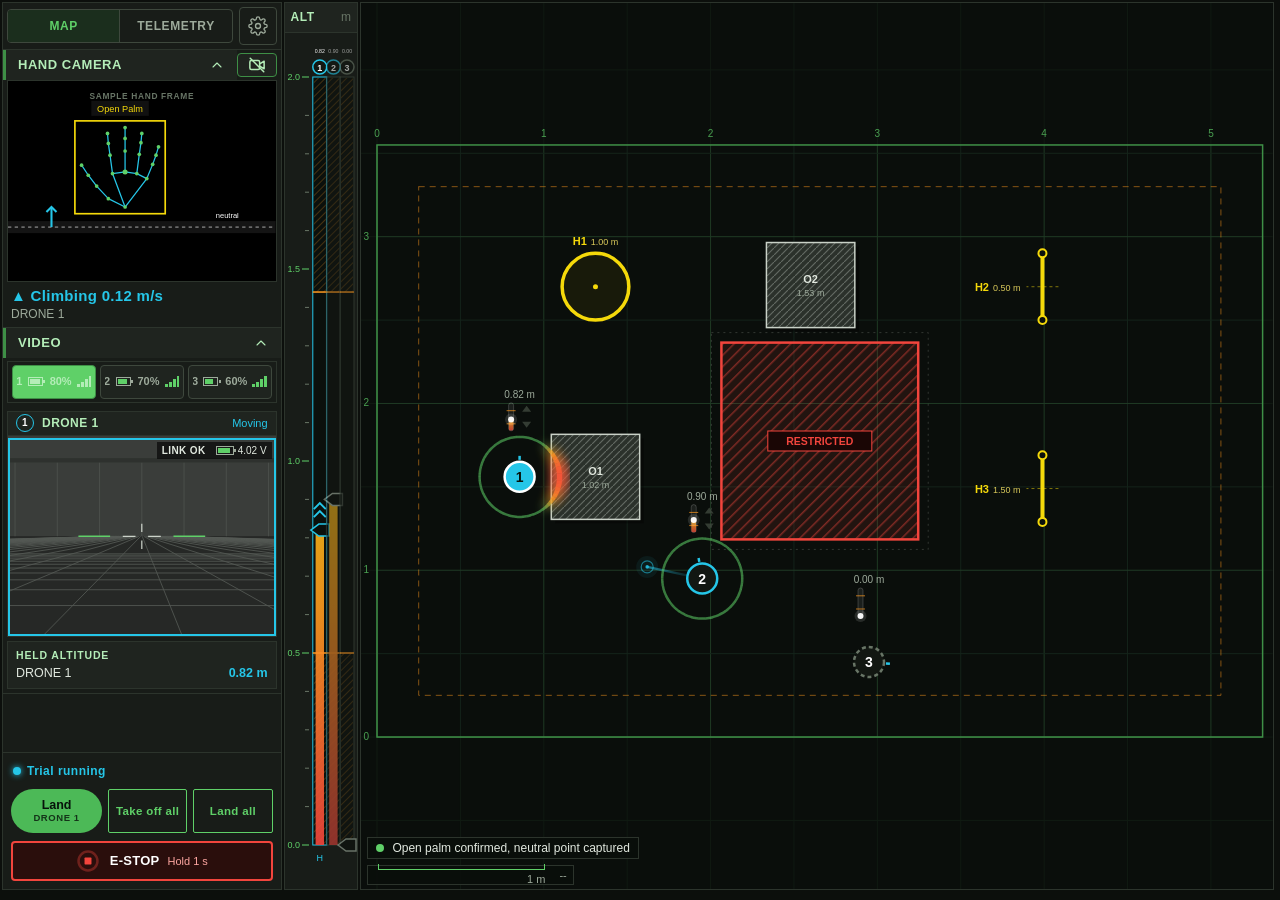
<file: static/index.html>
<!DOCTYPE html>
<html lang="en">
<head>
<meta charset="utf-8">
<meta name="viewport" content="width=device-width, initial-scale=1, maximum-scale=1, user-scalable=no, viewport-fit=cover">
<meta name="theme-color" content="#181C18">
<link rel="icon" type="image/png" sizes="64x64" href="./icons/favicon-64.png">
<title>Tablet UI mockup</title>
  <script type="module" crossorigin src="./assets/index-ojt6ONmE.js"></script>
  <link rel="stylesheet" crossorigin href="./assets/index-kuD5VpSZ.css">
</head>
<body>
<!-- Mockup of the tablet interface. The components in src/components draw fixed sample data (src/sample.ts) into
     this page. The UI responds to touch, but nothing is simulated and no messages are sent. -->
<div class="rotate" id="rotate" hidden aria-hidden="true">Turn the tablet to landscape.<br><span style="font-weight:400;font-size:14px">The interface runs in a fixed landscape layout (§1.7.3.5).</span></div>
<div class="stage" id="stage">
<div class="app" id="app">



<!-- =============================== SIDE PANEL =============================== -->
<aside class="side" id="side">
  <section class="card" aria-label="Controls, hand camera and video">
    <div class="shead">
      <div class="vtabs" role="tablist" aria-label="Main view">
    <button role="tab" id="tabMap" aria-selected="true" aria-controls="mapbody">Map</button>
    <button role="tab" id="tabTel" aria-selected="false" aria-controls="telPane">Telemetry</button>
  </div>
      <button class="gear" id="setBtn" aria-expanded="false" aria-controls="settings" aria-label="Settings"><svg class="ico" viewBox="0 0 24 24"><circle cx="12" cy="12" r="3"/><path d="M19.4 15a1.7 1.7 0 0 0 .3 1.8l.1.1a2 2 0 1 1-2.8 2.8l-.1-.1a1.7 1.7 0 0 0-1.8-.3 1.7 1.7 0 0 0-1 1.5V21a2 2 0 1 1-4 0v-.1a1.7 1.7 0 0 0-1.1-1.5 1.7 1.7 0 0 0-1.8.3l-.1.1a2 2 0 1 1-2.8-2.8l.1-.1a1.7 1.7 0 0 0 .3-1.8 1.7 1.7 0 0 0-1.5-1H3a2 2 0 1 1 0-4h.1a1.7 1.7 0 0 0 1.5-1.1 1.7 1.7 0 0 0-.3-1.8l-.1-.1a2 2 0 1 1 2.8-2.8l.1.1a1.7 1.7 0 0 0 1.8.3H9a1.7 1.7 0 0 0 1-1.5V3a2 2 0 1 1 4 0v.1a1.7 1.7 0 0 0 1 1.5 1.7 1.7 0 0 0 1.8-.3l.1-.1a2 2 0 1 1 2.8 2.8l-.1.1a1.7 1.7 0 0 0-.3 1.8V9a1.7 1.7 0 0 0 1.5 1H21a2 2 0 1 1 0 4h-.1a1.7 1.7 0 0 0-1.5 1Z"/></svg></button>
    </div>
    <div class="scroll">
      <div class="sec" id="secCam">
        <div class="camhead"><button aria-expanded="true">Hand camera<svg class="ico" viewBox="0 0 24 24" style="width:16px;height:16px"><path d="m6 15 6-6 6 6"/></svg></button>
          <button class="camico" id="camBtn" aria-label="Turn the hand camera on" aria-pressed="false" title="Camera on/off"><svg viewBox="0 0 24 24" width="18" height="18" fill="none" stroke="currentColor" stroke-width="2" stroke-linecap="round" stroke-linejoin="round"><rect x="2.5" y="6" width="13" height="12" rx="2"/><path d="m15.5 10.5 6-3.5v10l-6-3.5"/><path class="slash" d="M3 3l18 18"/></svg></button></div>
        <div class="sbody">
          <div class="feed"><video id="camVideo" class="mirror" playsinline muted autoplay hidden></video>
            <svg id="camSvg" viewBox="0 0 320 240" preserveAspectRatio="xMidYMid slice"></svg>
            <span class="camnote" id="camNote" hidden></span></div>
          <div class="gstat" id="gstat"><b id="gMain">--</b><span id="gSub"></span></div>
        </div>
      </div>
      <div class="sec" id="secVid">
        <button aria-expanded="true">Video<svg class="ico" viewBox="0 0 24 24" style="width:16px;height:16px"><path d="m6 15 6-6 6 6"/></svg></button>
        <div class="sbody">
          <div id="fheadSlot"><div class="fhead" id="fhead" role="radiogroup" aria-label="Video feed source"><button class="cbs" data-fs="cf1" role="radio" aria-label="Show DRONE 1 video, battery and signal"><span class="ds" id="ds-cf1"><b>1</b><span class="bt"><i></i></span><span class="m v">--</span><span class="sg"><i></i><i></i><i></i><i></i></span></span></button><button class="cbs" data-fs="cf2" role="radio" aria-label="Show DRONE 2 video, battery and signal"><span class="ds" id="ds-cf2"><b>2</b><span class="bt"><i></i></span><span class="m v">--</span><span class="sg"><i></i><i></i><i></i><i></i></span></span></button><button class="cbs" data-fs="cf3" role="radio" aria-label="Show DRONE 3 video, battery and signal"><span class="ds" id="ds-cf3"><b>3</b><span class="bt"><i></i></span><span class="m v">--</span><span class="sg"><i></i><i></i><i></i><i></i></span></span></button></div></div>
          <div id="sideFeed"></div>
          <div class="heldalt" id="heldAlt"></div>
        </div>
      </div>
    </div>
    <div class="foot">
      <div class="trl" id="trl" aria-live="polite">
        <button class="trbtn" id="trGo"><svg viewBox="0 0 24 24" width="12" height="12" aria-hidden="true"><path d="M7 4v16l13-8z" fill="currentColor"/></svg><span>Start trial</span><small id="trNext">S1-T1</small></button>
        <div class="trrun" id="trRun" hidden><span class="trdot"></span><span class="trlab">Trial running</span></div>
      </div>
      <!-- one row: the selected drone's next action (rounded, names the drone), then all drones (square) -->
      <div class="crow">
        <button class="pair to" id="btnTakeoffSel"><span>Take off</span><small>DRONE 1</small></button>
        <button class="pair ld" id="btnLandSel" hidden><span>Land</span><small>DRONE 1</small></button>
        <button class="gbtn" id="btnTakeoff">Take off all</button>
        <button class="gbtn" id="btnLand">Land all</button>
      </div>
      <button class="estop" id="estop" aria-label="Emergency stop. Press and hold for one second.">
      <svg width="38" height="38" viewBox="0 0 38 38" aria-hidden="true"><circle class="rbg" cx="19" cy="19" r="15" fill="none" stroke-width="4"/><circle class="rfg" id="estopRing" cx="19" cy="19" r="15" fill="none" stroke-width="4" stroke-dasharray="94.25" stroke-dashoffset="94.25" transform="rotate(-90 19 19)"/><rect x="13.5" y="13.5" width="11" height="11" rx="1" fill="#F2453D"/></svg>
      <span><strong id="estopTitle">E-STOP</strong><small id="estopSub">Hold 1 s</small></span>
        </button>
    </div>
  </section>
</aside>

<!-- altitude readout, beside the cameras in the left panel (§1.7.3.5) -->
<aside class="altcol" aria-label="Altitude">
  <div class="alt"><div class="h">ALT<span class="m dim" style="font-weight:400">m</span></div><svg id="tapeSvg" viewBox="0 0 100 600" preserveAspectRatio="none"></svg></div>
</aside>



<!-- =============================== MAP =============================== -->
<main class="main">
  <section class="mapcard" aria-label="Arena map and telemetry">
    <div class="mapbody" id="mapbody" role="tabpanel" aria-labelledby="tabMap">
      <button class="ticker" id="logToggle" aria-label="Latest event. Open the event log."><span class="dot" id="lastDot"></span><span class="ln" id="logLatest"></span></button>
      <div class="alertbar" id="alertBar" role="alert" hidden><span id="alertTxt"></span><button id="alertOk">Dismiss</button></div>
      <div class="mapchip"><span class="scale"><i id="scaleBar"></i><span class="m">1 m</span></span><span class="m" id="cursor">--</span></div>
      <svg id="mapSvg" viewBox="0 0 600 600" preserveAspectRatio="none" role="application" aria-label="Tap a unit to select, hold and drag to set target"><g id="mapStatic"></g><g id="mapDyn"></g></svg>
    </div>
    <div class="telpane" id="telPane" role="tabpanel" aria-labelledby="tabTel" hidden>
      <section class="tcard"><h3>Drones</h3><div class="tscroll"><table class="ttab" id="telTable"></table></div></section>
      <div class="tel-row">
        <section class="tcard"><h3>Altitude channel</h3><dl class="kvs" id="telAlt"></dl></section>
        <section class="tcard"><h3>Trial</h3><dl class="kvs" id="telTrial"></dl></section>
      </div>
      <section class="tcard"><h3>Health<button class="gbtn" id="hcBtn" style="height:24px;padding:0 10px;font-size:11px">Run health check</button></h3><div class="tscroll"><table class="ttab" id="telHealth"></table></div></section>
      <section class="tcard tlog"><h3>Event log<span class="logtools"><span id="logCount"></span><label class="logsel">Session <select id="logSes" aria-label="Filter the event log by participant session"><option value="all">All</option></select></label><label class="logsel">Trial <select id="logView" aria-label="Filter the chosen session by trial" disabled><option value="all">All</option></select></label></span></h3>
        <dl class="kvs trsum" id="logSum" hidden></dl><ol id="telLog"></ol></section>
    </div>
  </section>
</main>

<!-- hidden store for the video tiles that are not shown -->
<aside class="feeds" aria-label="Drone camera feeds" id="feeds"></aside>

<!-- =============================== SETTINGS DRAWER =============================== -->
<section class="settings" id="settings" aria-label="Settings" hidden>
  <div class="set-h"><span>Settings</span><button id="setClose" aria-label="Close settings"><svg class="ico" viewBox="0 0 24 24"><path d="M6 6l12 12M18 6 6 18"/></svg></button></div>
  <div class="set-b">
    <div class="set-g">Trial</div>
    <button class="sw-row reset" id="trCol" disabled>Record a collision</button>
    <button class="sw-row reset" id="trVoid" disabled>Void trial (hardware fault)</button>
    <button class="sw-row reset" id="trSession">Next participant</button>
    <button class="sw-row reset" id="trExport">Export log</button>
    <div class="set-g">Course</div>
    <button class="sw-row reset" id="syncBtn">Sync layout with Motive</button>
    <p class="note" id="syncNote">Figure 5 layout</p>
    <div class="set-g">Flight</div>
    <div class="stp" data-k="zmin"><span>Minimum altitude</span><button data-d="-1" aria-label="Decrease">−</button><b class="m"></b><button data-d="1" aria-label="Increase">+</button></div>
    <div class="stp" data-k="zmax"><span>Maximum altitude</span><button data-d="-1" aria-label="Decrease">−</button><b class="m"></b><button data-d="1" aria-label="Increase">+</button></div>
    <div class="stp" data-k="rate"><span>Maximum climb rate</span><button data-d="-1" aria-label="Decrease">−</button><b class="m"></b><button data-d="1" aria-label="Increase">+</button></div>
    <div class="stp" data-k="dhtrig"><span>Defensive hover distance</span><button data-d="-1" aria-label="Decrease">−</button><b class="m"></b><button data-d="1" aria-label="Increase">+</button></div>
    <div class="stp" data-k="tlim"><span>Trial time limit</span><button data-d="-1" aria-label="Decrease">−</button><b class="m"></b><button data-d="1" aria-label="Increase">+</button></div>
    <div class="set-g">Display</div>
    <button class="sw-row" data-o="light">Light mode</button>
    <button class="sw-row" data-o="lefty">Left-handed layout</button>
    <button class="sw-row reset" id="fsBtn">Fullscreen</button>
    </div>
</section>

</div>
</div>

</body>
</html>
</file>
<file: static/assets/index-kuD5VpSZ.css>
:root{--bg:#0c0f0c;--panel:#181c18;--panel-2:#1f241f;--panel-3:#283028;--line:#2c342c;--line-2:#3e483d;--tx:#e1e8df;--tx-2:#9daa9b;--tx-3:#687566;--grn:#5fd068;--grn-2:#3e8f46;--grn-dim:#1b2e1d;--grn-tx:#b4edb8;--friend:#5fd068;--friend-bg:#16301a;--own:#25c6e8;--sel:#f5d90a;--task:#4cb957;--caut:#ff9a1f;--crit:#f2453d;--f:"Helvetica Neue",Helvetica,Arial,sans-serif;--fm:"Helvetica Neue",Helvetica,Arial,sans-serif;--r:4px;--touch:48px;--ovl:#0a0e0be0;--mapbg:#0a0e0b}*{box-sizing:border-box;margin:0;padding:0}html,body{overscroll-behavior:none;background:var(--bg);height:100%;color:var(--tx);font-family:var(--f);-webkit-font-smoothing:antialiased;font-size:14px;line-height:1.35;overflow:hidden}button{font:inherit;color:inherit;cursor:pointer;touch-action:manipulation;background:0 0;border:0}:focus-visible{outline:2px solid var(--grn);outline-offset:1px}.m{font-family:var(--fm);font-variant-numeric:tabular-nums;font-feature-settings:"tnum" 1}.mut{color:var(--tx-2)}.dim{color:var(--tx-3)}.ico{stroke:currentColor;fill:none;stroke-width:1.6px;stroke-linecap:round;stroke-linejoin:round;width:20px;height:20px}svg text{font-variant-numeric:tabular-nums;font-family:Helvetica Neue,Helvetica,Arial,sans-serif}html,body{background:#000}:root.light{--bg:#e6ecf5;--panel:#ffffffd1;--panel-2:#f1f5fc;--panel-3:#e2eaf7;--line:#ccd8ea;--line-2:#a9bcd9;--tx:#07132a;--tx-2:#3c4e6b;--tx-3:#7486a3;--grn:#06f;--grn-2:#4d8dff;--grn-dim:#e1ecff;--grn-tx:#0047c2;--friend:#06f;--friend-bg:#e1ecff;--own:#00a6c8;--sel:#e0147c;--task:#06f;--caut:#ea7300;--crit:#e5173f;--ovl:#ffffffdb;--mapbg:#f3f7fd;--neon:0 0 0 1px #0066ff8c,0 0 16px #0066ff59;--glass:0 10px 30px -12px #12347847,inset 0 1px 0 #ffffffe6}:root.light,:root.light body,:root.light .stage{background:radial-gradient(1200px 600px at 85% -10%,#0066ff24,#0000 60%),radial-gradient(900px 500px at -10% 110%,#e0147c1a,#0000 60%),linear-gradient(#eef3fa,#dfe7f3)}:root.light .card,:root.light .mapcard,:root.light .alt{background:var(--panel);-webkit-backdrop-filter:blur(14px)saturate(1.4);backdrop-filter:blur(14px)saturate(1.4);box-shadow:var(--glass);border:1px solid #06f3;border-radius:10px}:root.light .card,:root.light .alt{border-top:2px solid var(--grn)}:root.light .mapcard{border-top:2px solid var(--grn);overflow:hidden}:root.light .gbtn{border:1.5px solid var(--grn);color:var(--grn-tx);box-shadow:var(--neon);background:linear-gradient(#fff,#e6efff);border-radius:6px}:root.light .gbtn:active{background:var(--grn);color:#fff}:root.light .gbtn[disabled]{box-shadow:none;border-color:var(--line-2);color:var(--tx-3);background:#f2f5fa}:root.light .pair{border-radius:999px}:root.light .pair.ld{color:#fff;background:linear-gradient(135deg,#06f,#6a3dff);border:0;box-shadow:0 6px 18px -6px #0066ffb3}:root.light .pair.to{color:var(--grn-tx);background:linear-gradient(135deg,#0066ff1a,#6a3dff1a);border:1px solid #0066ff73}:root.light .cbs[aria-checked=true],:root.light .cb[aria-checked=true],:root.light .apply{color:#fff}:root.light .vtabs button[aria-selected=true]{color:#fff;background:linear-gradient(135deg,#06f,#3d7bff);box-shadow:0 0 14px #0066ff73}:root.light .cbs[aria-checked=true]{box-shadow:0 0 0 1px var(--grn),0 0 12px #06f6}:root.light .estop{color:#7a0a22;border-color:var(--crit);background:linear-gradient(#fff1f3,#ffd9e0);box-shadow:0 0 0 1px #e5173f59,0 0 18px #e5173f4d}:root.light .estop small{color:#c3102f}:root.light .estop.fired{background:var(--crit);color:#fff}:root.light .estop.fired small{color:#fff}:root.light .alertbar{color:#7a0a22;background:#ffecef;box-shadow:0 0 0 1px #e5173f66,0 0 18px #e5173f40}:root.light .sec>button,:root.light .camhead>button:first-child{border-left-color:var(--grn);color:var(--grn-tx);letter-spacing:.08em}:root.light .camico{box-shadow:var(--neon);background:#fff;border-color:#0066ff73}:root.light .camico.on{color:#fff;background:linear-gradient(135deg,#06f,#6a3dff);border-color:#0000}:root.light .dfeed .fh .num{color:var(--tx)}:root.light .telpane{background:0 0}:root.light .tcard{background:var(--panel);box-shadow:var(--glass);border:1px solid #0066ff2e;border-radius:10px;overflow:hidden}:root.light .tcard h3{color:var(--grn-tx);background:linear-gradient(90deg,#0066ff1f,#e0147c0d 70%,#0000);border-bottom-color:#06f3}:root.light .tlog li.lh{background:#f6f9fe}:root.light .ds{border-radius:6px}:root.light .mapbody{background:radial-gradient(900px 520px at 70% 0%,#0066ff12,transparent 65%),radial-gradient(700px 420px at 0% 100%,#e0147c0d,transparent 60%),var(--mapbg)}:root.light .settings{-webkit-backdrop-filter:blur(16px);backdrop-filter:blur(16px);background:#fafcfff0}.stage{background:var(--bg);position:fixed;inset:0;overflow:hidden}.rotate{z-index:100;background:var(--bg);color:var(--tx);text-align:center;place-items:center;padding:24px;font-size:18px;font-weight:700;display:grid;position:fixed;inset:0}.rotate[hidden]{display:none}.app{grid-template:"side alt main"minmax(0,1fr)/clamp(200px,22vw,310px) clamp(56px,6vw,90px) minmax(0,1fr);height:100%;display:grid;position:relative}.top{border-bottom:2px solid var(--grn-2);background:var(--panel);grid-area:top;align-items:center;gap:8px;padding:0 6px;display:flex}.top .ttl{letter-spacing:.06em;color:var(--grn);font-size:16px;font-weight:700}.top .right{align-items:center;gap:6px;margin-left:auto;display:flex}.online{font-family:var(--fm);font-size:13px}.online b{color:var(--friend);margin-right:8px;font-weight:500}.lk{font-family:var(--fm);color:var(--tx-2);align-items:center;gap:6px;font-size:12px;display:flex}.lk i{background:var(--grn);border-radius:0;width:7px;height:7px}.lk[data-s=warn]{color:var(--caut)}.lk[data-s=warn] i{background:var(--caut)}.tbtn{border:1px solid var(--line-2);border-radius:var(--r);height:30px;color:var(--tx-2);padding:0 10px;font-size:12px}.tbtn[aria-expanded=true]{color:var(--grn);border-color:var(--grn)}.rail{border-right:1px solid var(--line);flex-direction:column;grid-area:rail;align-items:center;gap:6px;padding-top:8px;display:flex}.rail button{width:40px;height:40px;color:var(--tx-2);border-radius:var(--r);place-items:center;display:grid}.rail button[aria-expanded=true]{color:var(--grn);background:var(--grn-dim);box-shadow:inset 3px 0 0 var(--grn)}.side{grid-area:side;min-height:0;padding:4px 0 4px 4px;display:flex}.card{background:var(--panel);border:1px solid var(--line);flex-direction:column;flex:1;min-height:0;display:flex}.hdr{border-bottom:1px solid var(--line);background:var(--panel-2);align-items:center;height:40px;display:flex}.hdr>*{align-items:center;height:100%;display:flex}.hdr .ib{width:40px;color:var(--tx-2);border-right:1px solid var(--line);justify-content:center}.hdr .ib:last-child{border-right:0;border-left:1px solid var(--line);margin-left:auto}.hdr .nm{gap:8px;padding:0 12px;font-size:15px}.unitTabs{border-bottom:1px solid var(--line);display:flex}.unitTabs button{height:36px;font-family:var(--fm);color:var(--tx-2);border-right:1px solid var(--line);flex:1;justify-content:center;align-items:center;gap:6px;font-size:13px;display:flex}.unitTabs button:last-child{border-right:0}.unitTabs button[aria-pressed=true]{color:var(--grn);background:var(--grn-dim);box-shadow:inset 0 -3px 0 var(--grn)}.unitTabs i{border:1.5px solid var(--own);border-radius:50%;width:8px;height:8px}.unitTabs .h i{background:var(--own)}.scroll{scrollbar-width:thin;scrollbar-color:#3a3a3e transparent;flex:1;min-height:0;overflow:auto}.ent{border-bottom:1px solid var(--line);padding:10px 12px}.ent-row{justify-content:space-between;align-items:flex-start;gap:10px;display:flex}.crumb{font-size:15px;font-weight:500;line-height:1.3}.chip{border:1px solid var(--friend);background:var(--friend-bg);min-width:104px;color:var(--friend);text-align:center;padding:5px 10px;font-size:13px;line-height:1.2}.chip.held{border-color:var(--own);color:var(--own);background:#0c2a30}.ent h1{letter-spacing:-.005em;margin:8px 0 6px;font-size:20px;font-weight:600}.meta{color:var(--tx-2);font-size:13px;line-height:1.5}.meta b{color:var(--tx);font-weight:600}.sec{border-bottom:1px solid var(--line)}.sec>button,.camhead>button:first-child{background:var(--panel-2);width:100%;height:34px;color:var(--grn-tx);border-left:3px solid var(--grn-2);letter-spacing:.04em;text-transform:uppercase;justify-content:space-between;align-items:center;padding:0 12px;font-size:13px;font-weight:600;display:flex}.sec>button svg,.camhead>button:first-child svg{transition:transform .15s}.sec.closed>button svg,.sec.closed .camhead>button:first-child svg{transform:rotate(180deg)}.sec.closed .sbody{display:none}.sbody{padding:0 12px 12px}.srcRow{letter-spacing:.02em;align-items:center;gap:8px;height:34px;font-size:13px;font-weight:600;display:flex}.srcRow .m{color:var(--tx-2);font-size:12px;font-weight:400}.feed{aspect-ratio:1;border:1px solid var(--line);background:#000;position:relative;overflow:hidden}.feed svg{width:100%;height:100%;display:block}.feedbar{height:32px;font-family:var(--fm);color:var(--tx-2);justify-content:space-between;align-items:center;font-size:12px;display:flex}.feedbar b{color:var(--friend);font-weight:500}.kv{grid-template-columns:1fr 1fr;gap:10px 16px;display:grid}.kv>div{flex-direction:column;gap:2px;min-width:0;display:flex}.kv .k{color:var(--tx-2);font-size:13px}.kv .v{color:var(--grn-tx);font-size:15px;font-weight:500}.kv .v small{color:var(--tx-3);margin-left:3px;font-size:12px;font-weight:400}.gsum{grid-template-columns:1fr 1fr;gap:10px 16px;display:grid}.gsum>div{flex-direction:column;gap:2px;min-width:0;display:flex}.act{border-top:1px solid var(--line);gap:8px;padding:10px 12px;display:flex}.more{width:40px;height:var(--touch);background:var(--panel-3);border-radius:var(--r);color:var(--tx-2);place-items:center;display:grid}.primary{height:var(--touch);background:var(--task);color:#07120a;border-radius:var(--r);flex:1;justify-content:center;align-items:center;gap:8px;font-size:16px;font-weight:600;display:flex}.primary:hover{background:#5ccb67}.primary:active{background:#3e9a48}.primary[disabled]{background:var(--panel-3);color:var(--tx-3);cursor:not-allowed}.main{grid-area:main;min-width:0;min-height:0;padding:2px;display:flex}.mapcard{border:1px solid var(--line);background:var(--panel);flex-direction:column;flex:1;min-width:0;min-height:0;display:flex}.mtool{border-bottom:1px solid var(--line);background:var(--panel-2);align-items:center;height:34px;display:flex}.mtool>*{border-right:1px solid var(--line);white-space:nowrap;align-items:center;height:100%;padding:0 10px;display:flex}.mtool .tab{letter-spacing:.05em;text-transform:uppercase;color:var(--tx-2);font-size:12.5px;font-weight:600}.mtool .tab[aria-selected=true]{color:var(--grn);box-shadow:inset 0 -3px 0 var(--grn)}.mtool .coord{min-width:170px;color:var(--tx-2);font-family:var(--fm);gap:8px;font-size:13px}.mtool .sp{border-right:0;flex:1}.mtool .dd{border-left:1px solid var(--line);color:var(--tx-2);border-right:0;gap:8px;font-size:13px}.mapbody{background:var(--mapbg);flex:1;min-height:0;position:relative}#mapSvg{touch-action:none;-webkit-user-select:none;user-select:none;width:100%;height:100%;position:absolute;inset:0}.ov{border:1px solid var(--line);background:#181c18f2;position:absolute}.altcol{grid-area:alt;min-height:0;padding:4px 0 4px 4px;display:flex}.alt{background:var(--panel);border:1px solid var(--line);flex-direction:column;flex:1;min-height:0;display:flex}.feeds{flex-direction:column;grid-area:feeds;gap:4px;min-height:0;padding:4px 0 4px 4px;display:flex}.dfeed{background:var(--panel);border:1px solid var(--line);text-align:left;flex-direction:column;flex:1 1 0;min-height:0;padding:0;display:flex}.dfeed.on{border-color:var(--grn);box-shadow:inset 0 0 0 1px var(--grn)}.dfeed .fh{background:var(--panel-2);border-bottom:1px solid var(--line);letter-spacing:.04em;height:26px;color:var(--grn-tx);flex:none;align-items:center;gap:8px;padding:0 8px;font-size:12px;font-weight:700;display:flex}.dfeed .fh .num{border:1.5px solid var(--own);color:#fff;border-radius:50%;place-items:center;width:18px;height:18px;font-size:10px;display:grid}.dfeed .fh .simtag{color:var(--tx-3);border:1px solid var(--line-2);letter-spacing:.06em;padding:0 3px;font-size:9px;font-weight:600}.dfeed.held svg{box-shadow:inset 0 0 0 2px var(--own)}.dfeed{position:relative}.dfeed.held:after{content:"";border:2px solid var(--own);pointer-events:none;position:absolute;inset:26px 0 0}.dfeed .fh .st{color:var(--tx-2);letter-spacing:0;margin-left:auto;font-size:11px;font-weight:500}.dfeed svg{background:#262826;flex:1;width:100%;min-height:0;display:block;overflow:hidden}.alt .h{color:var(--grn-tx);background:var(--panel-2);letter-spacing:.04em;border-bottom:1px solid var(--line);justify-content:space-between;align-items:center;height:30px;padding:0 10px;font-size:12px;font-weight:600;display:flex}#tapeSvg{flex:1;width:100%;min-height:0}.dimchip{height:30px;font-family:var(--fm);align-items:center;padding:0 10px;font-size:13px;display:flex;position:absolute;top:10px;left:10px}.hud{align-items:stretch;gap:8px;display:flex;position:absolute;bottom:10px;right:10px}.hud>div{border:1px solid var(--line);font-family:var(--fm);background:#121213f0;align-items:center;gap:6px;padding:6px 10px;font-size:12px;display:flex}.scale{flex-direction:column;background:0 0!important;border:0!important;align-items:flex-end!important;gap:2px!important;padding:0 4px!important}.scale i{border:1px solid var(--tx-2);border-top:0;width:60px;height:6px;display:block}.hint{color:var(--tx-3);font-size:12px;position:absolute;bottom:10px;left:10px}.blink{animation:1s steps(2,end) infinite blink}@keyframes blink{50%{opacity:.2}}.top .gear2{display:none}.app[data-mode=portrait] .feeds{padding:0 4px 4px}.app[data-mode=compact] .dfeed svg{aspect-ratio:4/3;flex:none;height:auto}.app[data-mode=portrait] .side{padding:0 0 4px 4px}.app[data-mode=portrait] .altcol{padding:4px 4px 4px 0}.app[data-mode=portrait] .main{padding:4px}.app[data-mode=compact]{height:auto;min-height:100dvh}html:has(.app[data-mode=compact]){height:auto;overflow:auto}html:has(.app[data-mode=compact]) body{height:auto;overflow:auto}.app[data-mode=compact] .rail{display:none}.app[data-mode=compact] .top .gear2{width:40px;height:40px;color:var(--tx-2);place-items:center;margin-left:4px;display:grid}.app[data-mode=compact] .side,.app[data-mode=compact] .feeds,.app[data-mode=compact] .altcol,.app[data-mode=compact] .main{padding:4px}.app[data-mode=compact] .scroll{flex:none;overflow:visible}.app[data-mode=compact] .feeds{flex-direction:row;align-items:flex-start;height:auto}.app[data-mode=compact] .dfeed{flex:1 1 0;min-width:0;overflow:hidden}.app[data-mode=compact] .dfeed .fh .simtag,.app[data-mode=compact] .dfeed .fstat .m{display:none}.dfeed .fh{white-space:nowrap;overflow:hidden}.app[data-mode=compact] .plan{grid-template-rows:auto auto;grid-template-columns:1fr;gap:4px;height:auto;padding:4px 0;position:sticky;bottom:0}.app[data-mode=compact] .plan-l,.app[data-mode=compact] .plan-r{border:0}.app[data-mode=compact] .plan .tl{display:none}.app[data-mode=compact] .settings{width:auto;position:fixed;inset:40px 0 0}@media (max-width:1100px){.lk span{font-size:11px}}@media (max-width:900px){.lk{display:none}}#secCam .sbody{padding:0 4px 4px}#secCam .feedbar{padding:0 6px}.fstat{color:var(--tx);pointer-events:none;background:#0000009e;align-items:center;gap:4px;padding:2px 5px;font-size:10px;display:flex;position:absolute;top:30px;right:4px}.fstat .sig{align-items:flex-end;gap:1px;height:10px;display:flex}.fstat .sig i{background:#4a524a;width:2.5px}.fstat .sig i:first-child{height:3px}.fstat .sig i:nth-child(2){height:5px}.fstat .sig i:nth-child(3){height:7.5px}.fstat .sig i:nth-child(4){height:10px}.fstat .sig i.on{background:var(--grn)}.fstat .sig.warn i.on{background:var(--caut)}.fstat .sig.crit i.on{background:var(--crit)}.fstat .bat{border:1.2px solid var(--tx-2);width:18px;height:9px;margin-left:4px;position:relative}.fstat .bat:after{content:"";background:var(--tx-2);width:2px;height:3px;position:absolute;top:2px;right:-3.5px}.fstat .bat i{background:var(--grn);position:absolute;top:1px;bottom:1px;left:1px}.fstat .bat.warn i{background:var(--caut)}.fstat .bat.crit i{background:var(--crit)}.fstat .m.warn{color:var(--caut)}.fstat .m.crit{color:var(--crit)}.mapchip{z-index:2;background:var(--ovl);border:1px solid var(--line);height:20px;color:var(--tx-2);pointer-events:none;align-items:center;gap:10px;padding:0 6px;font-size:11px;display:flex;position:absolute;bottom:4px;left:6px}.mapchip .scale{align-items:center;gap:5px;display:flex}.mapchip .scale i{border:1px solid var(--grn);border-top:0;height:6px;display:block}.side.wide .scroll{grid-template-columns:minmax(0,1.7fr) minmax(0,1fr);grid-template-areas:"ent ent""cam alt""cam trk";align-content:start;display:grid}.side.wide .ent{grid-area:ent}.side.wide #secCam{border-right:1px solid var(--line);grid-area:cam}.side.wide #secAlt{grid-area:alt}.side.wide #secTrk{grid-area:trk}.side.wide #secAlt .gsum{grid-template-columns:1fr}.side.wide #secTrk .kv{grid-template-columns:1fr 1fr}.side.wide #secCam{align-self:start}.conn{gap:6px;margin-left:6px;display:flex}.cn{border:1px solid var(--line-2);background:var(--bg);letter-spacing:.03em;white-space:nowrap;align-items:center;gap:6px;height:26px;padding:0 9px;font-size:12px;font-weight:700;display:flex}.cn i{background:var(--grn);width:8px;height:8px;box-shadow:0 0 6px var(--grn);border-radius:50%}.cn small{color:var(--tx-2);font-size:11px;font-weight:500}.cn.weak{border-color:var(--caut)}.cn.weak i{background:var(--caut);box-shadow:0 0 6px var(--caut)}.cn.weak small{color:var(--caut)}.cn.lost{border-color:var(--crit);background:#2a0b09}.cn.lost i{background:var(--crit);box-shadow:none;animation:1s steps(2,end) infinite blink}.cn.lost small{color:var(--crit)}@media (max-width:1100px){.cn small{display:none}}.gstat{flex-direction:column;gap:2px;padding:8px 6px 4px;display:flex}.gstat b{letter-spacing:.02em;font-size:17px;font-weight:700}.gstat span{color:var(--tx-2);font-size:13px}.gstat[data-k=ok] b{color:var(--own)}.gstat[data-k=warn] b{color:var(--caut)}.gstat[data-k=lock] b{color:var(--tx)}.gstat[data-k=idle] b{color:var(--tx-2)}.fpick{border:1px solid var(--line);background:var(--panel-2);border-radius:var(--r);flex-direction:column;gap:6px;padding:8px 10px;font-size:13px;display:flex}.fp-row{grid-template-columns:repeat(3,1fr);gap:6px;display:grid}.fp-row:last-child{grid-template-columns:1fr 1fr}.cb{border:1px solid var(--line-2);background:var(--panel);border-radius:var(--r);height:44px;color:var(--tx-2);justify-content:center;align-items:center;gap:8px;font-size:13px;font-weight:700;display:flex}.cb:before{content:"";border:1.5px solid var(--tx-3);box-sizing:border-box;border-radius:2px;width:16px;height:16px}.cb[aria-checked=true]{color:var(--grn-tx);border-color:var(--grn-2)}.cb[aria-checked=true]:before{background:var(--grn) url("data:image/svg+xml,%3Csvg xmlns='http://www.w3.org/2000/svg' viewBox='0 0 16 16'%3E%3Cpath d='M3.5 8.5l3 3 6-7' fill='none' stroke='%230C0F0C' stroke-width='2.2'/%3E%3C/svg%3E") center/100% no-repeat;border-color:var(--grn)}.fp-all{border:1px solid var(--line-2);background:var(--panel);border-radius:var(--r);height:36px;color:var(--tx-2);font-size:12px}.fp-all:active{border-color:var(--grn)}.dfeed.off{display:none}.feeds.few .dfeed{flex:none}.feeds.few .dfeed svg{aspect-ratio:4/3;flex:none;height:auto}.dispinfo{color:var(--tx-2);border:1px solid var(--line);background:var(--panel-2);border-radius:var(--r);padding:6px 10px;font-size:12px;line-height:1.5}.app.lefty .plan{direction:rtl}.app.lefty .plan>*{direction:ltr}.app.lefty .plan-l .estop{margin-left:0;margin-right:6px}.app.lefty .settings{border-right:0;border-left:1px solid var(--grn-2);left:auto;right:0}.app.lefty .rail{border-right:0;border-left:1px solid var(--line)}.app.lefty .rail button[aria-expanded=true]{box-shadow:inset -3px 0 0 var(--grn)}.app.lefty .side,.app.lefty .altcol{padding:4px 4px 4px 0}.app.lefty .feeds{padding:4px 0 4px 4px}.gbar .estop strong{font-size:13px}.gbar .estop small{font-size:10.5px}.gbar .estop svg{flex:none;width:34px;height:34px}.cbs:before,.cb:before{display:none}.cbs{min-width:52px}.cbs[aria-checked=true],.cb[aria-checked=true]{background:var(--grn);color:#07120a;border-color:var(--grn)}.cbs[aria-checked=true]:before,.cb[aria-checked=true]:before{display:none}.sd{background:var(--grn);border-radius:50%;flex:none;width:9px;height:9px;box-shadow:0 0 0 2px #00000059}.sd.weak{background:var(--caut)}.sd.lost{background:var(--crit);animation:1s steps(2,end) infinite blink}.cbs,.cb{gap:7px}.settings{z-index:20;background:var(--panel);border-right:1px solid var(--grn-2);flex-direction:column;width:min(320px,92vw);display:flex;position:absolute;top:0;bottom:0;left:0;box-shadow:8px 0 24px #00000073}.settings[hidden]{display:none}.set-h{background:var(--panel-2);border-bottom:1px solid var(--line);height:40px;color:var(--grn);flex:none;justify-content:space-between;align-items:center;padding:0 4px 0 14px;font-weight:700;display:flex}.set-h button{width:40px;height:40px;color:var(--tx-2);place-items:center;display:grid}.set-b{flex-direction:column;flex:1;gap:6px;padding:4px 12px 12px;display:flex;overflow:auto}.set-b>*{flex:none}.set-g{letter-spacing:.08em;text-transform:uppercase;color:var(--grn-tx);margin-top:10px;font-size:11px;font-weight:700}.stp{grid-template-columns:1fr 44px 64px 44px;align-items:center;gap:4px;font-size:13px;display:grid}.stp button{border:1px solid var(--line-2);background:var(--panel-2);border-radius:var(--r);height:44px;font-size:18px}.stp button:active{border-color:var(--grn)}.stp b{text-align:center;color:var(--grn-tx);font-size:14px;font-weight:500}.sw-row{border:1px solid var(--line);background:var(--panel-2);border-radius:var(--r);text-align:left;justify-content:space-between;align-items:center;height:44px;padding:0 10px;font-size:13px;display:flex}.sw-row:after{content:"";background:var(--panel-3);width:34px;height:18px;box-shadow:inset 0 0 0 1px var(--line-2),inset 18px 0 0 -2px var(--tx-3);border-radius:9px}.sw-row[aria-pressed=true]:after{background:var(--grn-2);box-shadow:inset -16px 0 0 -2px var(--grn-tx)}.sw-row.reset{color:var(--tx-2);justify-content:center}.sw-row.reset:after{display:none}.settings .seg{grid-template-columns:1fr 1fr;gap:4px;display:grid}.settings .seg button{border:1px solid var(--line);background:var(--panel-2);border-radius:var(--r);height:40px;color:var(--tx-2);font-size:12px}.settings .seg button[aria-pressed=true]{color:var(--grn);border-color:var(--grn)}.app.nofeeds .feeds{display:none}#fheadSlot .fhead{margin:4px 0 6px}#sideFeed .dfeed{border-color:var(--line);flex:none}#camVideo{object-fit:cover;width:100%;height:100%;position:absolute;inset:0}#camVideo.mirror{transform:scaleX(-1)}.camsw{z-index:2;border:1px solid var(--line-2);border-radius:var(--r);height:32px;color:var(--tx-2);white-space:nowrap;background:#0b100cd9;align-items:center;gap:6px;padding:0 10px;font-size:12px;font-weight:700;display:flex;position:absolute;bottom:6px;left:6px}.camhead{align-items:stretch;display:flex}.camhead>button:first-child{white-space:nowrap;text-overflow:ellipsis;flex:1;min-width:0;overflow:hidden}.camico{border:1px solid var(--grn-2);border-radius:var(--r);width:40px;color:var(--grn-tx);background:var(--panel-2);flex:none;place-items:center;margin:3px 4px 3px 0;display:grid}.camico .slash{display:inline}.camico.on{background:var(--grn);border-color:var(--grn);color:var(--bg)}.camico.on .slash{display:none}#camSvg{width:100%;height:100%;position:absolute;inset:0}.cambtn{white-space:nowrap;z-index:2;border:1px solid var(--grn-2);border-radius:var(--r);height:32px;color:var(--grn-tx);background:#0b100cd9;align-items:center;gap:6px;padding:0 10px;font-size:12px;font-weight:700;display:flex;position:absolute;bottom:6px;right:6px}.cambtn.on{border-color:var(--line-2);color:var(--tx-2)}.camnote{z-index:2;color:var(--caut);background:#000000b8;padding:4px 6px;font-size:10.5px;line-height:1.35;position:absolute;top:6px;left:6px;right:6px}#sideFeed .dfeed{flex:none}#sideFeed .dfeed svg{aspect-ratio:1;flex:none;height:auto}.side .gstat{gap:0;padding:4px 4px 2px}.side #secCam .camhead>button:first-child{height:30px}.side #secCam .sbody{padding:0 4px 2px}.side .gstat b{font-size:15px}.side .gstat span{font-size:12px}#fheadSlot .fhead{height:34px;margin:3px 0 4px}#fheadSlot .cbs{flex:1;min-width:0;height:34px;padding:0 4px}#fheadSlot .fhead{height:42px;padding:0 4px}.cbs .ds{background:0 0;border:0;justify-content:center;align-items:center;gap:4px;min-width:0;height:auto;padding:0;display:flex;overflow:hidden}.cbs .ds>*{flex:none}.cbs .ds .bt{margin-left:2px;margin-right:4px}.cbs[aria-checked=true] .ds .bt{border-color:currentColor}.cbs[aria-checked=true] .ds .bt:after{background:currentColor}.cbs[aria-checked=true] .ds .v{color:inherit}.cbs[aria-checked=true] .ds .sg i:not(.on){background:#00000040}.cbs[aria-checked=true] .ds .sg i.on,.cbs[aria-checked=true] .ds .bt i{background:currentColor}#sideFeed .dfeed .fh{height:24px}.fhead{background:var(--panel);border:1px solid var(--line);flex:none;align-items:center;gap:4px;height:40px;padding:0 4px 0 8px;display:flex}.fhead .fl{letter-spacing:.08em;color:var(--grn-tx);margin-right:auto;font-size:11px;font-weight:700}.cbs{border:1px solid var(--line-2);background:var(--panel-2);border-radius:var(--r);min-width:44px;height:32px;color:var(--tx-2);justify-content:center;align-items:center;gap:6px;padding:0 8px;font-size:13px;font-weight:700;display:flex}.cbs:before{content:"";border:1.5px solid var(--tx-3);box-sizing:border-box;border-radius:2px;width:14px;height:14px}.cbs[aria-checked=true]{color:var(--grn-tx);border-color:var(--grn-2)}.cbs[aria-checked=true]:before{background:var(--grn) url("data:image/svg+xml,%3Csvg xmlns='http://www.w3.org/2000/svg' viewBox='0 0 16 16'%3E%3Cpath d='M3.5 8.5l3 3 6-7' fill='none' stroke='%230C0F0C' stroke-width='2.2'/%3E%3C/svg%3E") center/100% no-repeat;border-color:var(--grn)}.side .feed{aspect-ratio:4/3}.heldalt{border:1px solid var(--line);background:var(--panel-2);flex-wrap:wrap;gap:2px 12px;padding:5px 8px;font-size:12px;display:flex}.heldalt .t{letter-spacing:.08em;width:100%;color:var(--grn-tx);font-size:10.5px;font-weight:700}.heldalt b{color:var(--own);margin-left:4px;font-weight:600}.side .act{padding:6px}.pair{border-radius:var(--r);flex-direction:column;flex:1;justify-content:center;align-items:center;gap:0;height:52px;font-size:14px;font-weight:700;line-height:1.15;display:flex}.pair small{letter-spacing:.04em;opacity:.8;font-size:11px;font-weight:600}.pair.to{border:1px solid var(--grn-2);background:var(--grn-dim);color:var(--grn-tx)}.pair.to:active{border-color:var(--grn)}.pair.ld{background:var(--task);color:#07120a}.pair.ld:active{background:#3e9a48}.pair[disabled]{background:var(--panel-3);border-color:var(--line);color:var(--tx-3);cursor:not-allowed}.telpane{background:#0a0e0b;flex-direction:column;flex:1;gap:8px;min-height:0;padding:8px;display:flex;overflow:auto}.telpane[hidden],.mapbody[hidden]{display:none}.telpane>.tcard:not(.tlog),.telpane>.tel-row{flex:none}.tlog{min-height:320px}.tel-row{grid-template-columns:1fr 1fr;gap:8px;display:grid}.tcard{background:var(--panel);border:1px solid var(--line);flex-direction:column;min-height:0;display:flex}.tcard h3{background:var(--panel-2);border-bottom:1px solid var(--line);letter-spacing:.06em;text-transform:uppercase;height:28px;color:var(--grn-tx);flex:none;justify-content:space-between;align-items:center;padding:0 10px;font-size:12px;font-weight:700;display:flex}.tcard h3 .gbtn{border-width:1px}.tcard h3 span{letter-spacing:0;text-transform:none;color:var(--tx-3);font-weight:500}.tscroll{overflow-x:auto}.ttab{border-collapse:collapse;font-variant-numeric:tabular-nums;width:100%;font-size:12.5px}.ttab th{text-align:right;color:var(--tx-3);border-bottom:1px solid var(--line);white-space:nowrap;padding:6px 8px;font-size:11px;font-weight:600}.ttab td{text-align:right;border-bottom:1px solid var(--line);white-space:nowrap;padding:6px 8px}.ttab tr:last-child td{border-bottom:0}.ttab thead tr:first-child th:nth-child(-n+2),.ttab td:nth-child(-n+2){text-align:left}.ttab .grp{text-align:center;color:var(--grn-tx);border-bottom:1px solid var(--line-2)}.ttab .warn{color:var(--caut)}.ttab .crit{color:var(--crit)}.ttab .ok{color:var(--grn)}.ttab .own{color:var(--own)}.ttab .caut{color:var(--caut)}.ttab .dim{color:var(--tx-3)}.kvs{grid-template-columns:auto 1fr;gap:6px 14px;margin:0;padding:8px 10px;font-size:12.5px;display:grid}.kvs dt{color:var(--tx-2)}.kvs dd{text-align:right;font-variant-numeric:tabular-nums;margin:0}.kvs dd.warn{color:var(--caut)}.kvs dd.crit{color:var(--crit)}.kvs dd.ok{color:var(--grn)}.tlog{flex:1;min-height:180px}.tlog ol{flex:1;min-height:0;margin:0;padding:0 10px;list-style:none;overflow:auto}.tlog li{border-bottom:1px solid var(--line);grid-template-columns:84px 64px 10px 1fr;align-items:center;gap:10px;padding:5px 0;font-size:12.5px;display:grid}.tlog li.lh{background:var(--panel);letter-spacing:.06em;text-transform:uppercase;color:var(--tx-3);font-size:11px;font-weight:700;position:sticky;top:0}.tlog .t{color:var(--tx-2);font-variant-numeric:tabular-nums;font-size:12px}.tlog li.ldiv{letter-spacing:.08em;text-transform:uppercase;color:var(--grn-tx);border-bottom:0;align-items:center;gap:10px;padding:8px 0 4px;font-size:11px;font-weight:800;display:flex}.tlog li.ldiv:before,.tlog li.ldiv:after{content:"";border-top:1px dashed var(--grn-2);flex:1;height:0}.tlog li.ldiv:before{flex:0 0 12px}.logtools{align-items:center;gap:12px;display:flex}.logsel{letter-spacing:.06em;text-transform:uppercase;color:var(--tx-3);align-items:center;gap:6px;font-size:11px;font-weight:700;display:flex}.logsel select{background:var(--panel);height:24px;color:var(--tx);border:1px solid var(--line-2);border-radius:var(--r);font:inherit;text-transform:none;letter-spacing:0;padding:0 6px;font-size:12px}.trsum{border-bottom:1px solid var(--line);background:var(--panel-2);grid-template-columns:repeat(4,auto 1fr)}.trsum dd{white-space:nowrap}.trsum[hidden]{display:none}@media (max-width:900px){.trsum{grid-template-columns:auto 1fr auto 1fr}}.dstat{gap:4px;display:flex}.ds{border:1px solid var(--line-2);background:var(--bg);white-space:nowrap;align-items:center;gap:6px;height:30px;padding:0 8px;font-size:12px;display:flex}.ds b{letter-spacing:.03em;font-weight:700}.ds .v{color:var(--tx-2)}.ds .v.warn{color:var(--caut)}.ds em{color:var(--tx-2);font-style:normal}.ds em.caut{color:var(--caut)}.ds em.crit{color:var(--crit)}.ds em.own{color:var(--own)}.ds em.ok{color:var(--grn)}.trial{border:1px solid var(--line-2);white-space:nowrap;height:30px;color:var(--tx-2);align-items:center;gap:8px;padding:0 8px;font-size:12px;display:flex}.trial b{color:var(--tx);letter-spacing:.03em;font-weight:700}.trial.run{border-color:var(--grn-2)}.trial.run b{color:var(--grn)}.trial.fail{border-color:var(--crit)}.trial.fail b{color:var(--crit)}.fstat .lnk{letter-spacing:.04em;margin-right:2px;font-weight:700}.fstat .lnk.warn{color:var(--caut)}.fstat .lnk.crit{color:var(--crit)}.alertbar{z-index:3;border:1px solid var(--crit);color:#fff;background:#2a0b09;align-items:center;gap:12px;max-width:92%;padding:8px 8px 8px 12px;font-size:13px;display:flex;position:absolute;top:10px;left:50%;transform:translate(-50%);box-shadow:0 4px 16px #00000080}.alertbar[hidden]{display:none}.alertbar button{border:1px solid var(--line-2);border-radius:var(--r);height:30px;color:var(--tx);flex:none;padding:0 10px}.vtabs{border:1px solid var(--line-2);border-radius:var(--r);flex:none;height:34px;display:flex;overflow:hidden}.vtabs button{letter-spacing:.05em;text-transform:uppercase;color:var(--tx-2);padding:0 12px;font-size:12px;font-weight:700}.vtabs button+button{border-left:1px solid var(--line-2)}.vtabs button[aria-selected=true]{background:var(--grn-dim);color:var(--grn)}.tbtn2{border:1px solid var(--grn-2);background:var(--grn-dim);height:38px;color:var(--grn-tx);border-radius:var(--r);white-space:nowrap;padding:0 12px;font-size:13px;font-weight:700}.tbtn2:active{border-color:var(--grn)}.gear{width:38px;height:38px;color:var(--tx-2);border:1px solid var(--line-2);border-radius:var(--r);place-items:center;display:grid}.gear[aria-expanded=true]{color:var(--grn);border-color:var(--grn)}.side .card{overflow:hidden}.side .scroll{flex:1;min-height:0;overflow:hidden auto}.side .act{border-top:1px solid var(--line);padding:4px}.side .pair{height:42px;font-size:13px}.altcol{padding:2px 0 2px 2px}.app.lefty .altcol{padding:2px 2px 2px 0}.alt .h{height:30px;padding:0 6px}.ticker{z-index:2;background:var(--ovl);border:1px solid var(--line);text-align:left;max-width:44%;height:22px;color:var(--tx);align-items:center;gap:8px;padding:0 8px;font-size:12px;display:flex;position:absolute;bottom:30px;left:6px}.ticker .ln{white-space:nowrap;text-overflow:ellipsis;min-width:0;overflow:hidden}.sync{z-index:30;background:#0009;place-items:center;display:grid;position:absolute;inset:0}.sync[hidden]{display:none}.sync .dlg{background:var(--panel);border:1px solid var(--grn-2);flex-direction:column;width:min(640px,94vw);max-height:92%;display:flex;box-shadow:0 12px 40px #0009}.sync .dh{background:var(--panel-2);border-bottom:1px solid var(--line);height:40px;color:var(--grn);flex:none;align-items:center;padding:0 14px;font-weight:700;display:flex}.sync .db{flex-direction:column;gap:10px;padding:10px 14px;font-size:13px;display:flex;overflow:auto}.sync .db p{color:var(--tx-2);line-height:1.45}.sync .df{border-top:1px solid var(--line);justify-content:flex-end;gap:8px;padding:10px 14px;display:flex}.sync .apply{background:var(--task);color:#07120a;border-radius:var(--r);height:38px;padding:0 16px;font-weight:700}.sync .apply[disabled]{background:var(--panel-3);color:var(--tx-3)}.vid{grid-area:vid;min-height:0;padding:2px 2px 2px 0;display:flex}.app.lefty .vid{padding:2px 0 2px 2px}.vid .card{overflow:hidden}.vid .vhead{background:var(--panel-2);height:30px;color:var(--grn-tx);border-left:3px solid var(--grn-2);border-bottom:1px solid var(--line);letter-spacing:.04em;text-transform:uppercase;flex:none;align-items:center;padding:0 10px;font-size:13px;font-weight:600;display:flex}.vid .vbody{flex-direction:column;flex:1;gap:4px;min-height:0;padding:4px;display:flex;overflow:auto}.vid #sideFeed .dfeed svg{aspect-ratio:4/3!important}.vid .act{border-top:1px solid var(--line);padding:4px}.vid .pair{height:42px;font-size:13px}.heldalt{border:1px solid var(--line);background:var(--panel-2);flex-direction:column;gap:3px;padding:6px 8px;font-size:12.5px;display:flex}.heldalt .t{letter-spacing:.08em;color:var(--grn-tx);font-size:10.5px;font-weight:700}.heldalt div{justify-content:space-between;display:flex}.heldalt b{color:var(--own);font-weight:600}.heldalt .none{color:var(--tx-3)}.ds .bt{border:1.2px solid var(--tx-2);width:18px;height:9px;margin-right:3px;position:relative}.ds .bt:after{content:"";background:var(--tx-2);width:2px;height:3px;position:absolute;top:2px;right:-3.5px}.ds .bt i{background:var(--grn);position:absolute;top:1px;bottom:1px;left:1px}.ds .bt.warn i{background:var(--caut)}.ds .bt.crit i{background:var(--crit)}.ds .sg{align-items:flex-end;gap:1px;height:11px;margin-left:4px;display:flex}.ds .sg i{background:#3a423a;width:3px}.ds .sg i:first-child{height:3px}.ds .sg i:nth-child(2){height:5.5px}.ds .sg i:nth-child(3){height:8px}.ds .sg i:nth-child(4){height:11px}.ds .sg i.on{background:var(--grn)}.ds .sg.warn i.on{background:var(--caut)}.ds .sg.crit i.on{background:var(--crit)}.ds .v{text-align:right;min-width:30px}.side{padding:2px 0 2px 2px}.app.lefty .side{padding:2px 2px 2px 0}.shead{border-bottom:1px solid var(--line);flex:none;align-items:center;gap:6px;padding:4px;display:flex}.shead .vtabs,.shead .vtabs button{flex:1}.side .dstat{border-bottom:1px solid var(--line);flex:none;gap:4px;padding:4px;display:flex}.side .ds{flex:1;justify-content:center;gap:3px;min-width:0;height:28px;padding:0 3px;font-size:11px}.side .ds .v{min-width:24px}.side .ds .bt{width:15px;margin-right:2px}.side .ds .sg{margin-left:2px}.side .card{container-type:inline-size}.side .ds{flex:1;justify-content:center;gap:3px;min-width:0;padding:0 4px;overflow:hidden}@container (width<=250px){.side .ds .v{display:none}}@container (width<=220px){.vtabs button{letter-spacing:.02em;padding:0 4px;font-size:11px}}#secVid .sbody{flex-direction:column;gap:4px;padding:0 4px 4px;display:flex}.side #secVid>button{height:30px}#sideFeed .dfeed svg{aspect-ratio:4/3!important}.side .act{margin-top:auto}.pair{border-radius:999px;flex-direction:column;flex:1;justify-content:center;align-items:center;height:46px;line-height:1.1;display:flex}.pair span{font-size:13px;font-weight:700}.pair small{letter-spacing:.06em;font-size:10.5px;font-weight:700}.foot{border-top:1px solid var(--line);flex-direction:column;flex:none;gap:6px;padding:6px 8px 8px;display:flex}.trl{display:flex}.trbtn{height:24px;color:var(--own);letter-spacing:.04em;align-items:center;gap:6px;padding:0 2px;font-size:12px;font-weight:700;display:flex}.trbtn small{color:var(--tx-3);font-size:11px;font-weight:500}.trbtn.wait{color:var(--tx-3)}.trbtn[hidden],.trrun[hidden]{display:none}.trrun{align-items:center;gap:6px;height:24px;padding:0 2px;display:flex}.trlab{letter-spacing:.04em;color:var(--own);font-size:12px;font-weight:700}.trdot{background:var(--own);width:8px;height:8px;box-shadow:0 0 6px var(--own);border-radius:50%;animation:1.6s ease-in-out infinite trp}@keyframes trp{50%{opacity:.35}}@media (prefers-reduced-motion:reduce){.trdot{animation:none}}.crow{grid-template-columns:1.15fr 1fr 1fr;align-items:stretch;gap:6px;display:grid}.crow .pair{height:44px}.crow .pair[hidden]{display:none}.crow .pair span{font-size:12.5px}.crow .pair small{font-size:9.5px}.crow .gbtn{letter-spacing:.03em;text-transform:none;white-space:normal;border-width:1.5px;border-radius:2px;height:44px;padding:0 4px;font-size:11.5px;line-height:1.1}.foot .estop{flex-direction:row;justify-content:center;gap:10px;width:100%;height:40px;margin-top:2px;padding:0 8px}.foot .estop svg{width:24px;height:24px}.foot .estop span{align-items:baseline;gap:8px;display:flex}.foot .estop strong{font-size:13px}.foot .estop small{font-size:11px}@media (max-height:520px){.foot{gap:4px;padding:4px 6px 6px}.crow .pair,.crow .gbtn{height:36px}.foot .estop{height:34px}}.gbtn{border:2px solid var(--grn);height:46px;color:var(--grn);letter-spacing:.07em;text-transform:uppercase;white-space:nowrap;background:0 0;border-radius:3px;padding:0 16px;font-size:13px;font-weight:800}.gbtn:active{background:var(--grn-dim)}.gbtn[disabled]{border-color:var(--line-2);color:var(--tx-3)}.settings .note{color:var(--tx-3);font-size:11.5px;line-height:1.4}.sim{z-index:9;background:var(--panel);border:1px solid var(--line-2);flex-direction:column;gap:6px;width:230px;padding:8px;display:none;position:absolute;top:6px;right:158px}.sim.open{display:flex}.sim .lbl{color:var(--tx-3);letter-spacing:.06em;text-transform:uppercase;font-size:11px}.sim .seg{grid-template-columns:1fr 1fr;gap:4px;display:grid}.sim button{background:var(--panel-2);border:1px solid var(--line);border-radius:var(--r);min-height:30px;color:var(--tx-2);text-align:left;padding:4px 8px;font-size:12px}.sim button[aria-pressed=true]{color:var(--grn);border-color:var(--grn)}.plan{border-top:2px solid var(--grn-2);background:var(--bg);z-index:5;grid-area:plan;grid-template-rows:1fr;grid-template-columns:auto minmax(0,1fr);display:grid;position:relative}.plan-h{border-bottom:1px solid var(--line);grid-column:1/4;justify-content:space-between;align-items:center;padding:0 10px;font-size:14px;font-weight:600;display:flex}.plan-l{border-right:1px solid var(--line);align-items:center;gap:8px;padding:0 10px;display:flex}.sbtn{border:1px solid var(--grn-2);background:var(--grn-dim);height:48px;color:var(--grn-tx);border-radius:var(--r);flex-direction:column;flex:1;justify-content:center;align-items:center;gap:1px;font-size:14px;font-weight:600;display:flex}.sbtn small{font-family:var(--fm);color:var(--tx-3);font-size:11px;font-weight:400}.sbtn:hover{background:#22402a}.sbtn:active{border-color:var(--grn);background:#2a4f32}.tl{min-width:0;position:relative}#tlSvg{width:100%;height:100%;position:absolute;inset:0}.tl-evt{text-align:left;background:0 0;align-items:center;gap:10px;height:24px;font-size:13px;display:flex;position:absolute;bottom:2px;left:10px;right:10px}.tl-evt .ln{white-space:nowrap;text-overflow:ellipsis;flex:1;min-width:0;overflow:hidden}.tl-evt .t{font-family:var(--fm);color:var(--grn);margin-right:8px;font-size:12px}.plan-r{border-left:1px solid var(--line);align-items:center;padding:0 10px;display:flex}.plan-l .sbtn{flex:none;width:150px}.estop{border-radius:var(--r);border:2px solid var(--crit);color:#fff;-webkit-user-select:none;user-select:none;touch-action:none;text-align:left;background:#2a0e0c;align-items:center;gap:10px;width:100%;height:52px;padding:0 10px;display:flex}.estop:hover{background:#3a1310}.estop:active{background:var(--crit)}.estop strong{letter-spacing:.02em;font-size:15px;font-weight:700;display:block}.estop small{white-space:nowrap;font-family:var(--fm);color:#fca5a0;font-size:11px}.estop.fired{background:var(--crit)}.estop.fired small{color:#fff}.rbg{stroke:#f2453d59}.rfg{stroke:var(--crit);transition:stroke-dashoffset 60ms linear}.estop:active .rfg,.estop.fired .rfg{stroke:#fff}.logpop{background:var(--panel);border-top:1px solid var(--line-2);z-index:8;height:0;transition:height .18s;position:absolute;bottom:calc(100% + 2px);left:0;right:0;overflow:hidden}.log-open .logpop{height:220px}.logpop ol{height:100%;padding:4px 12px;list-style:none;overflow:auto}.logpop li{border-bottom:1px solid var(--line);grid-template-columns:110px 12px 1fr;align-items:center;gap:10px;padding:5px 0;font-size:13px;display:grid}.logpop .t{font-family:var(--fm);color:var(--tx-2);font-size:12px}.dot{background:var(--tx-3);border-radius:50%;width:8px;height:8px}.dot[data-k=ok]{background:var(--friend)}.dot[data-k=warn]{background:var(--caut)}.dot[data-k=crit]{background:var(--crit)}@media (prefers-reduced-motion:reduce){*{transition:none!important;animation:none!important}}
</file>
